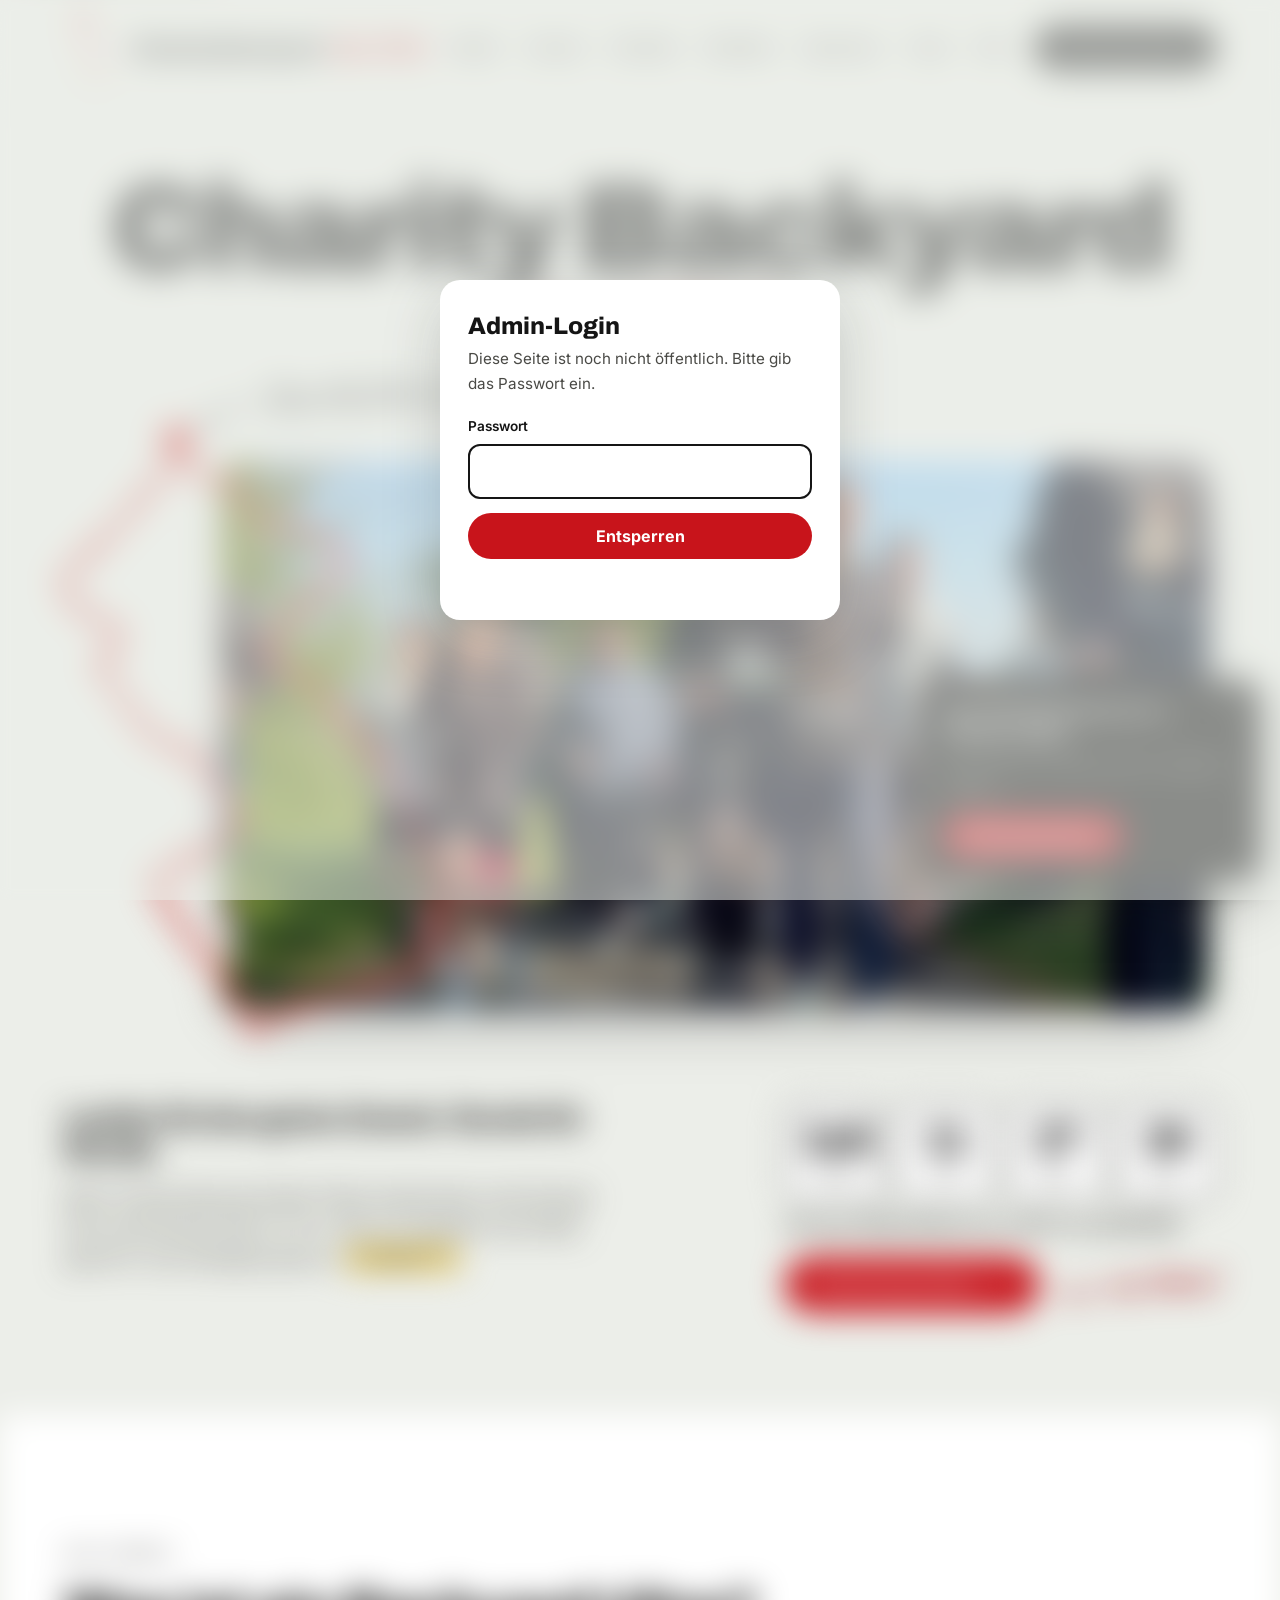
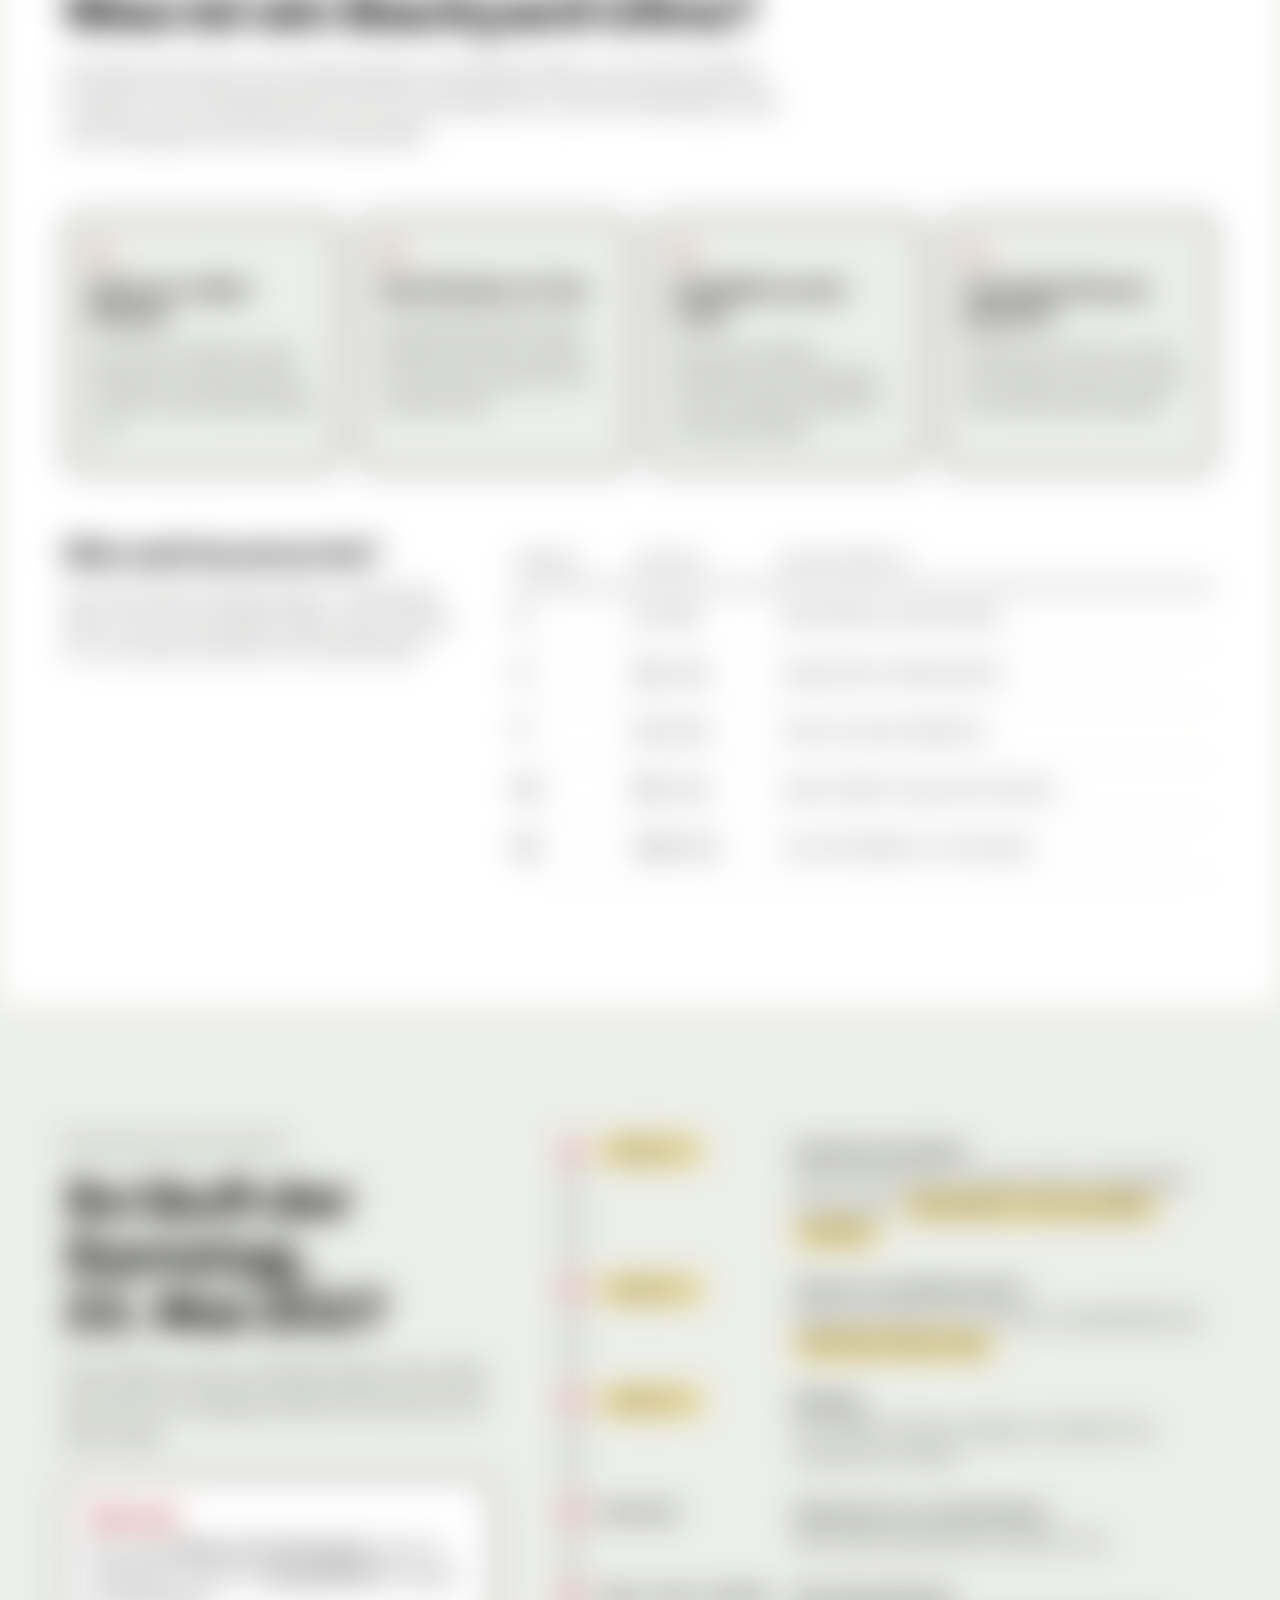
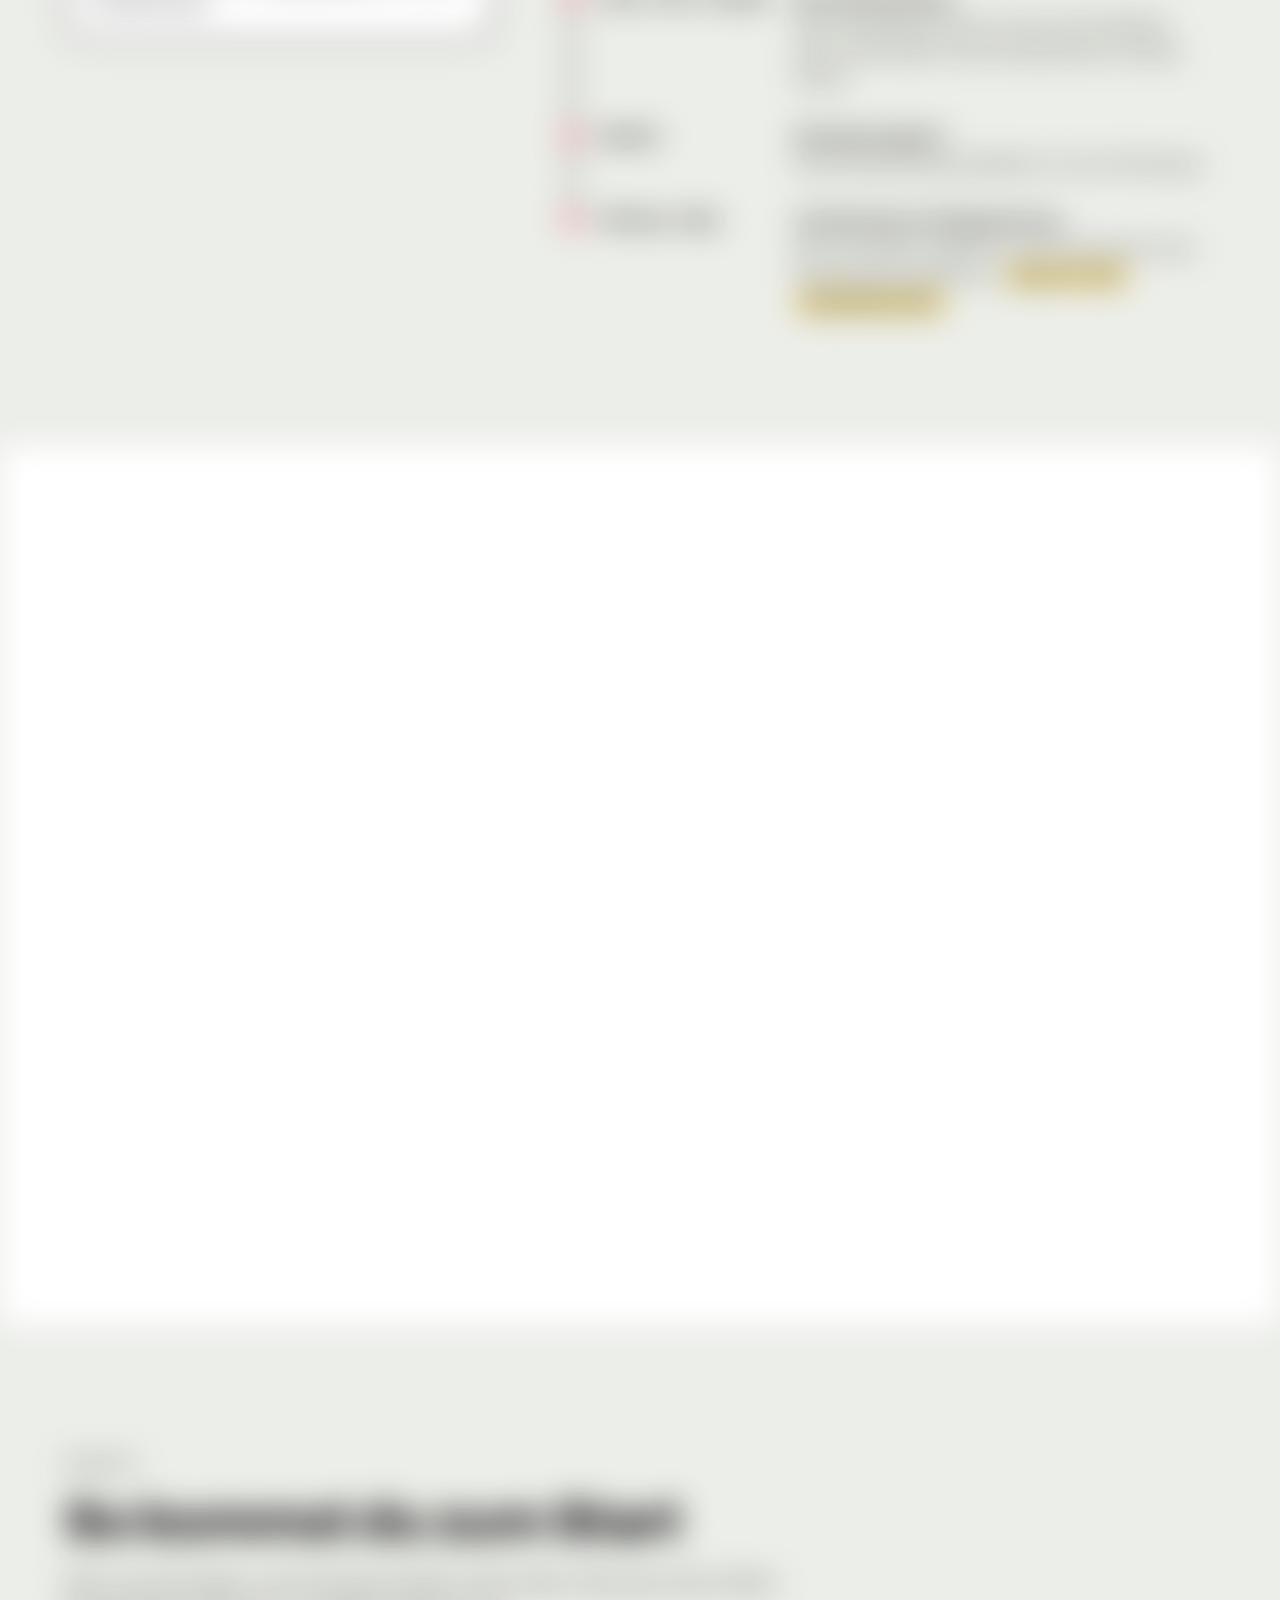
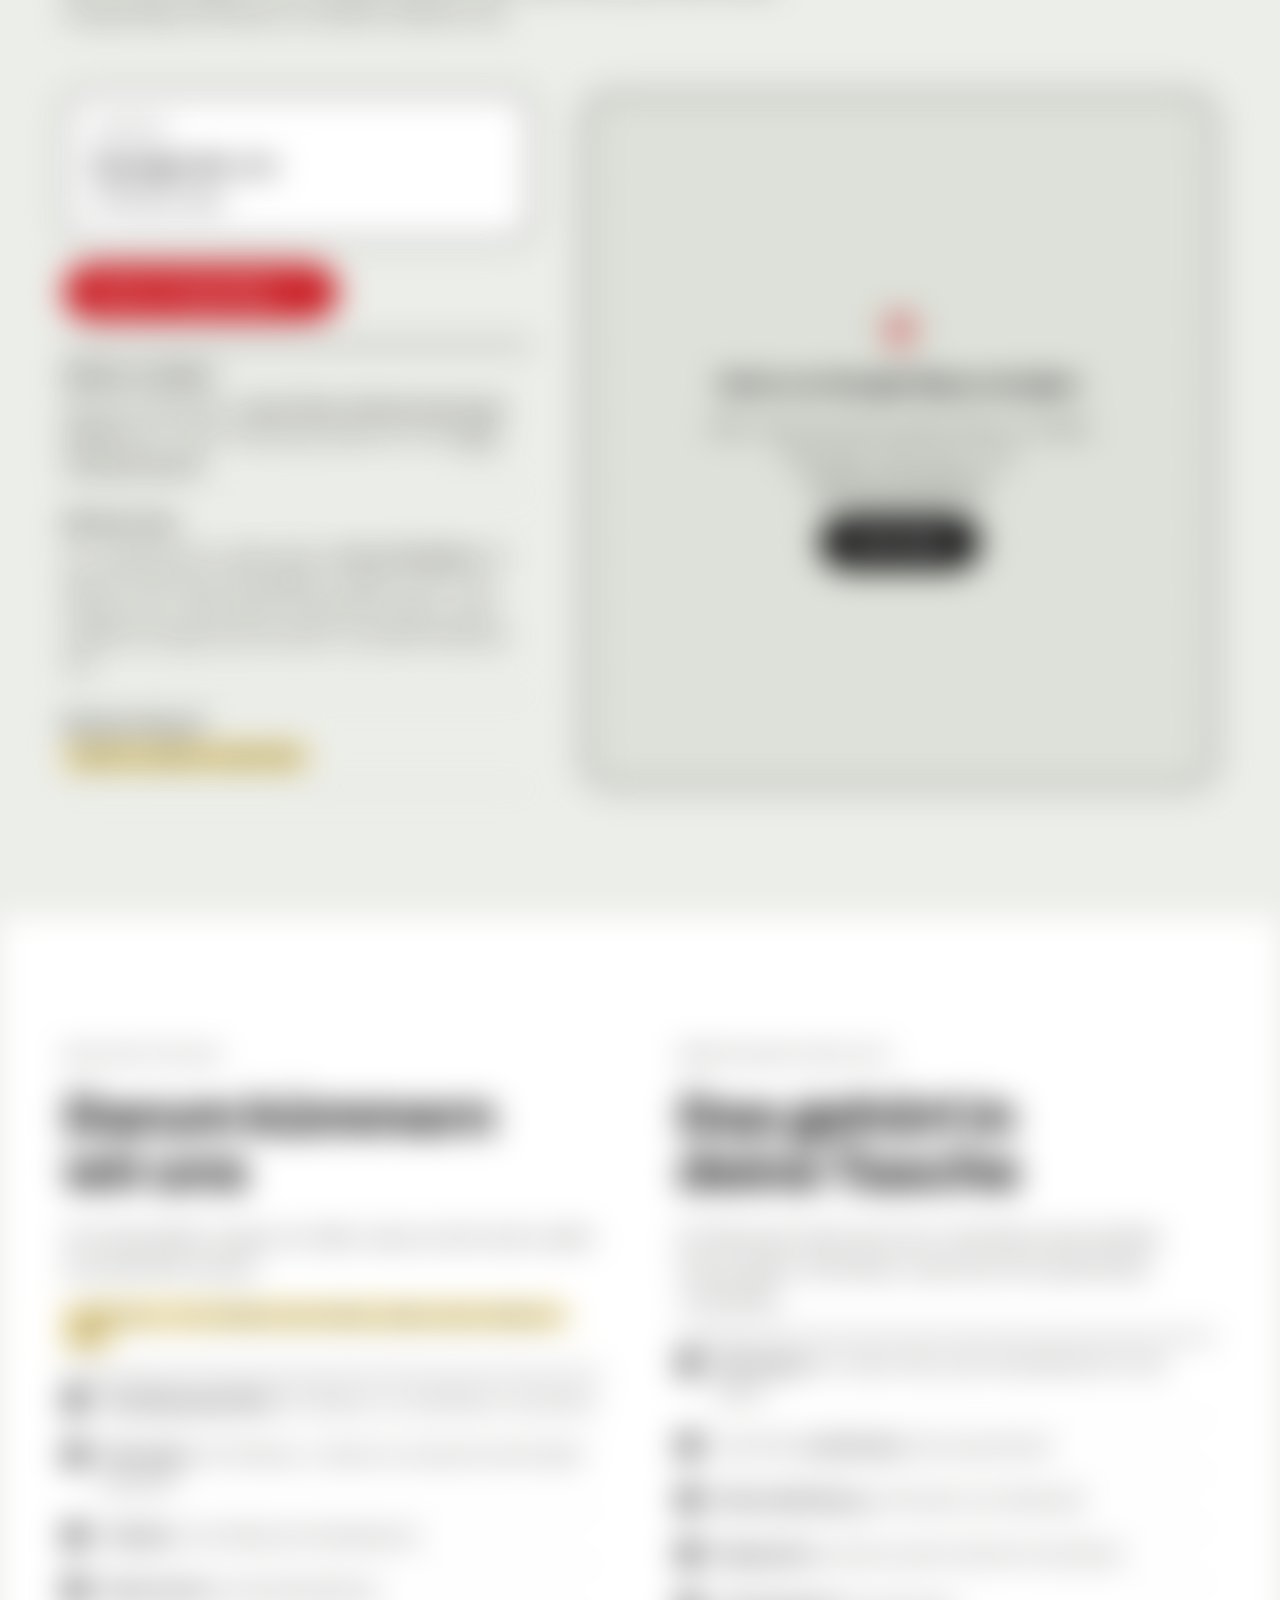
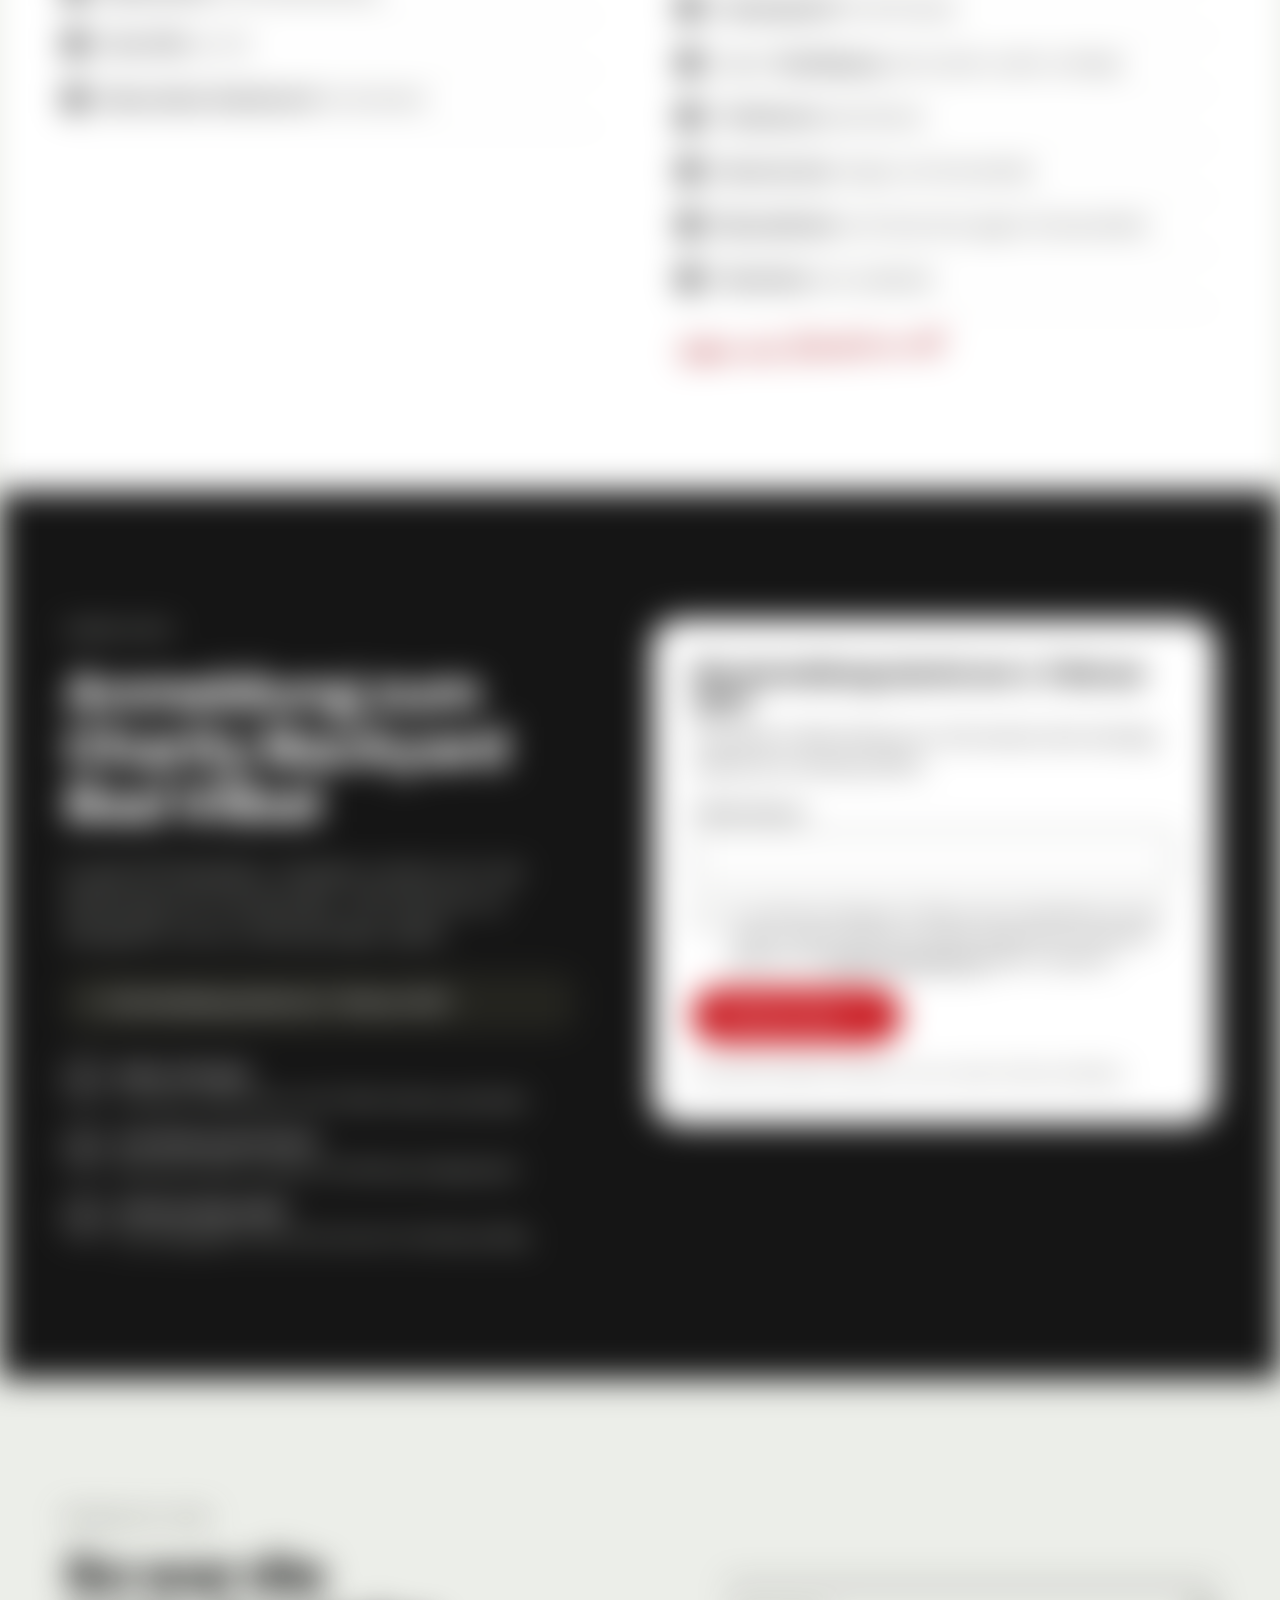
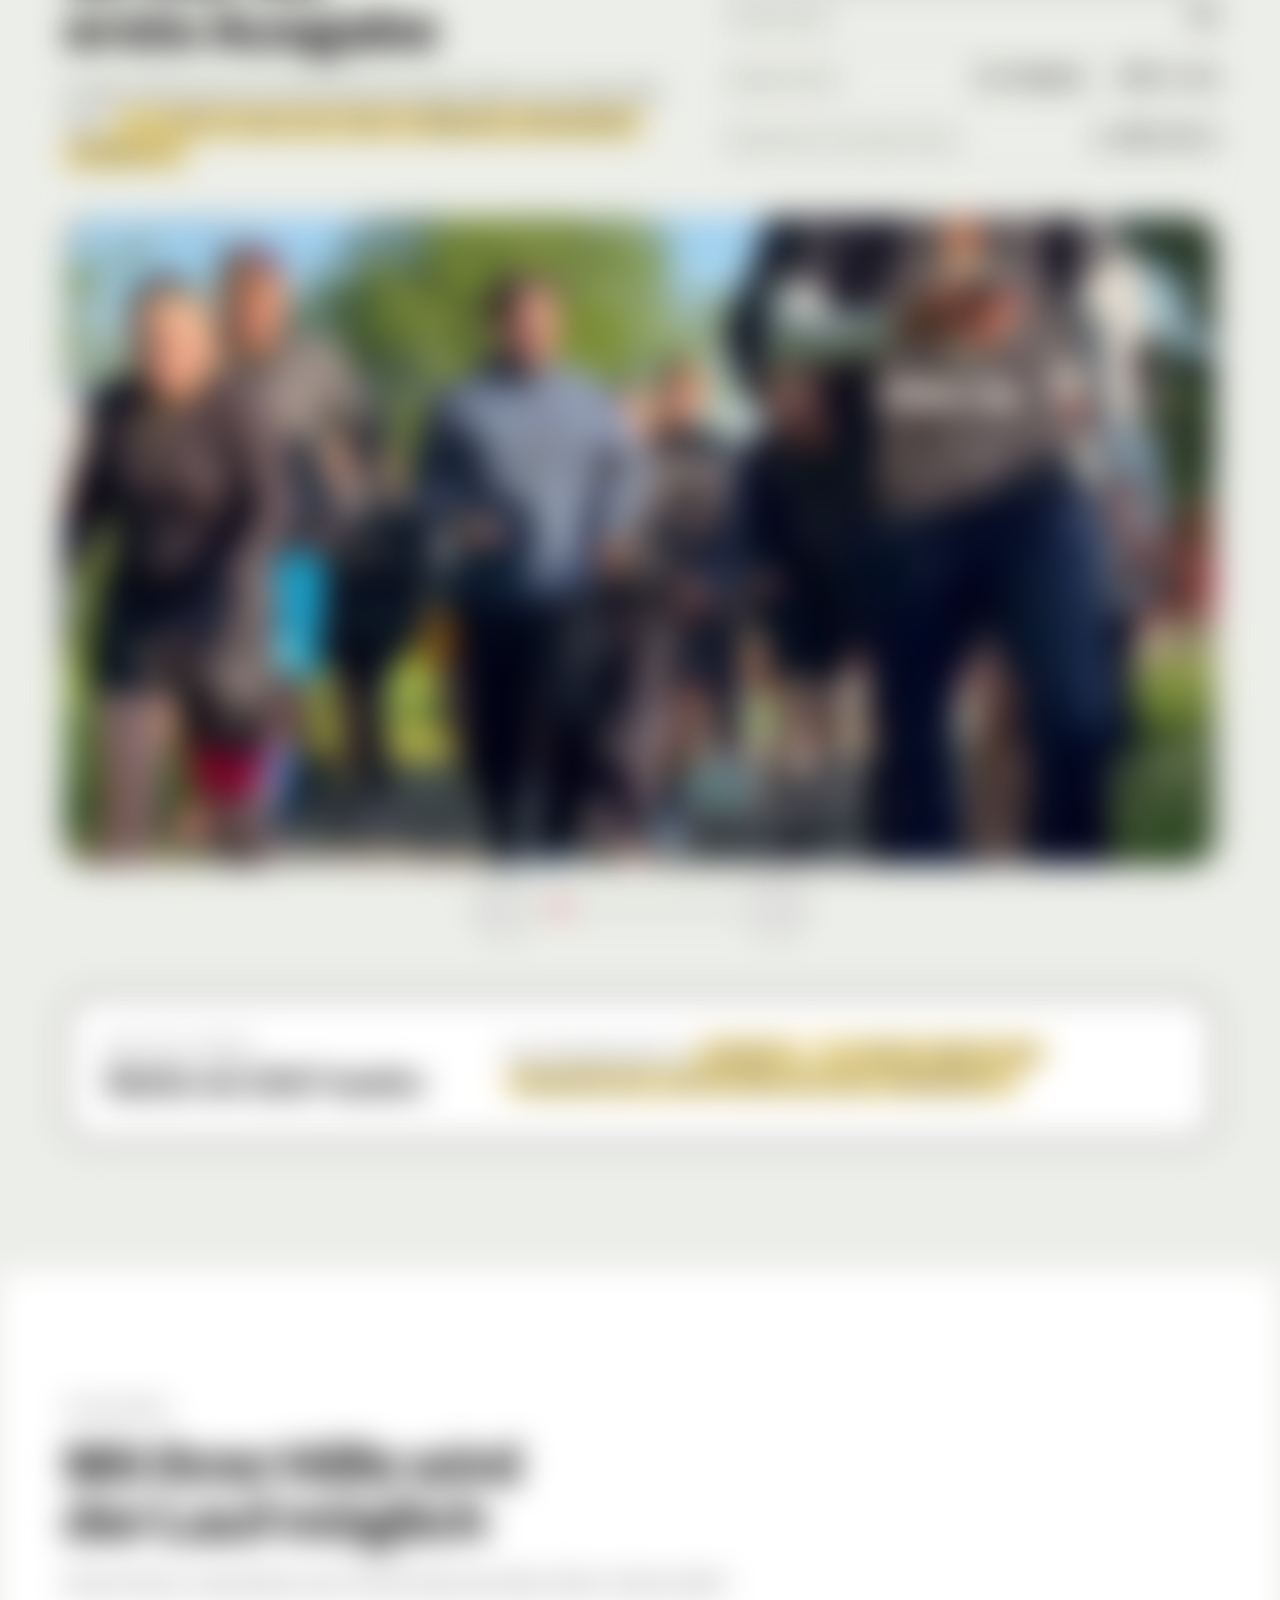
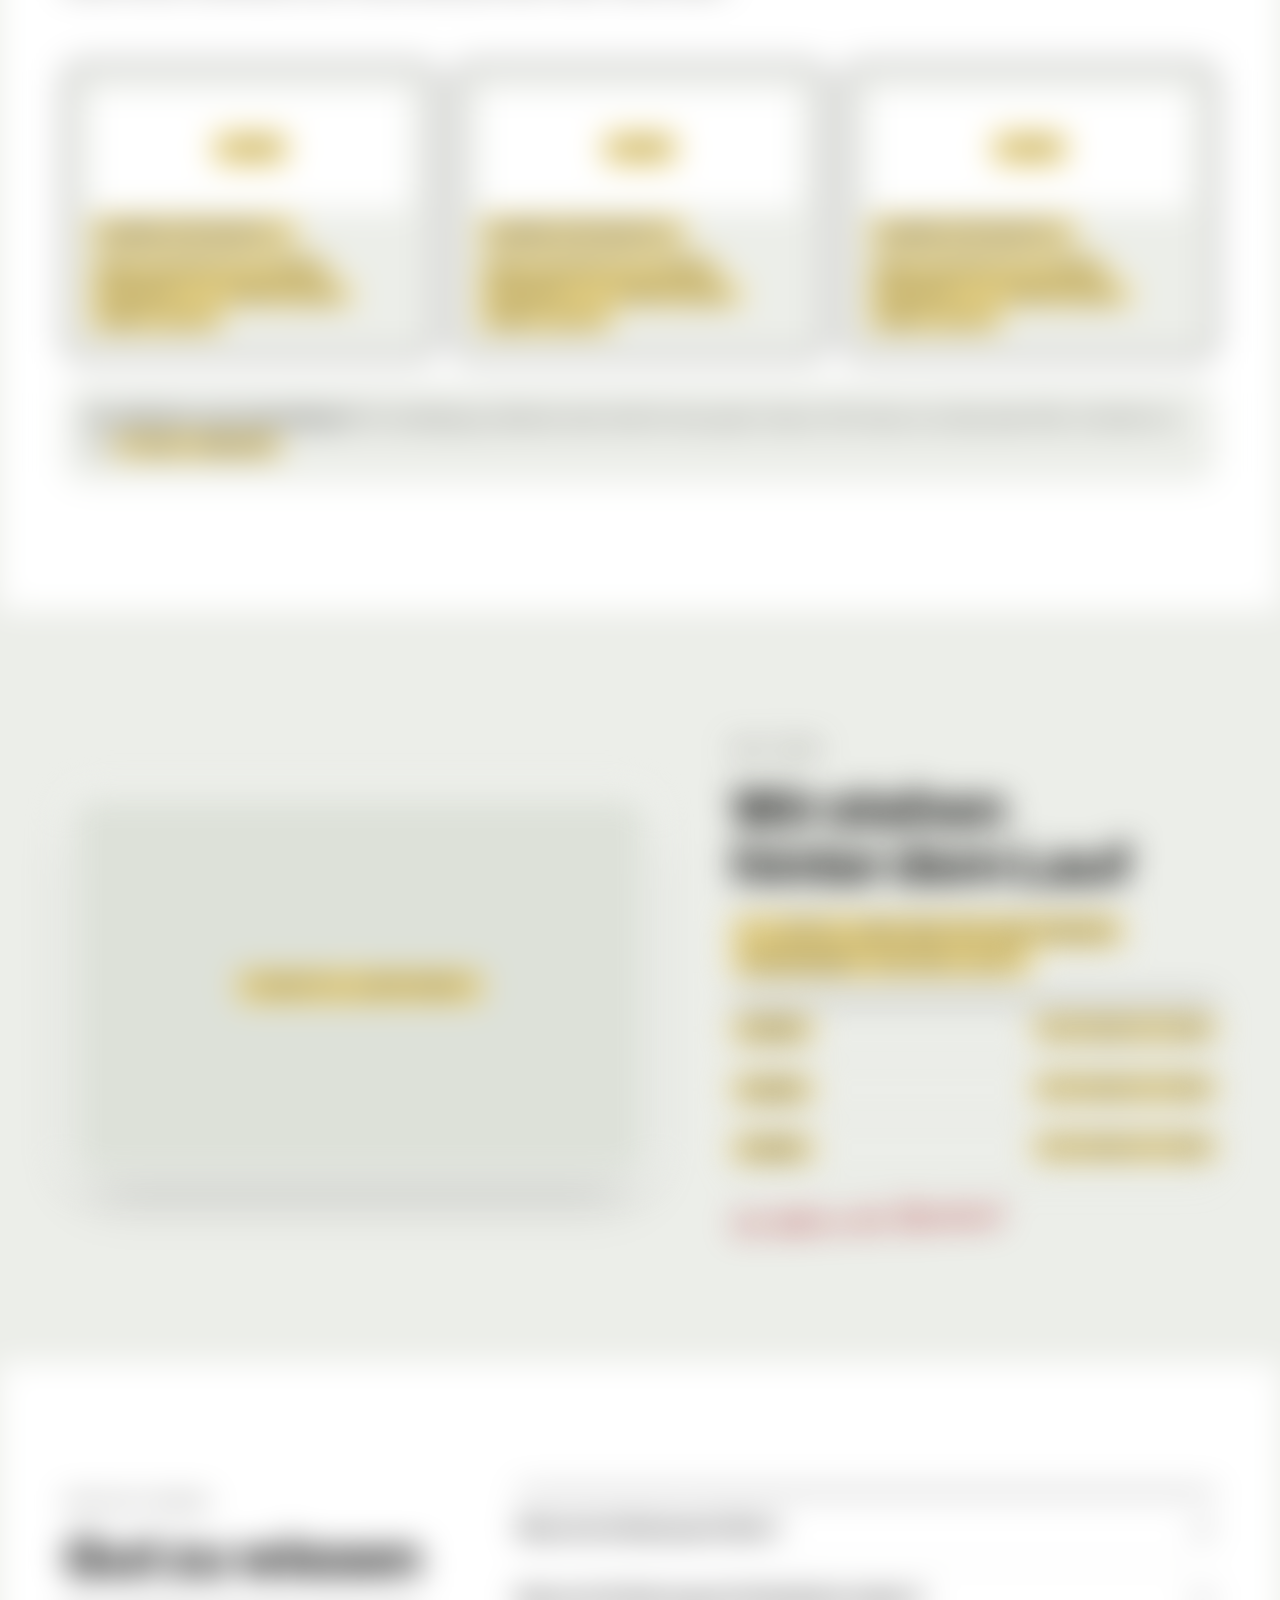
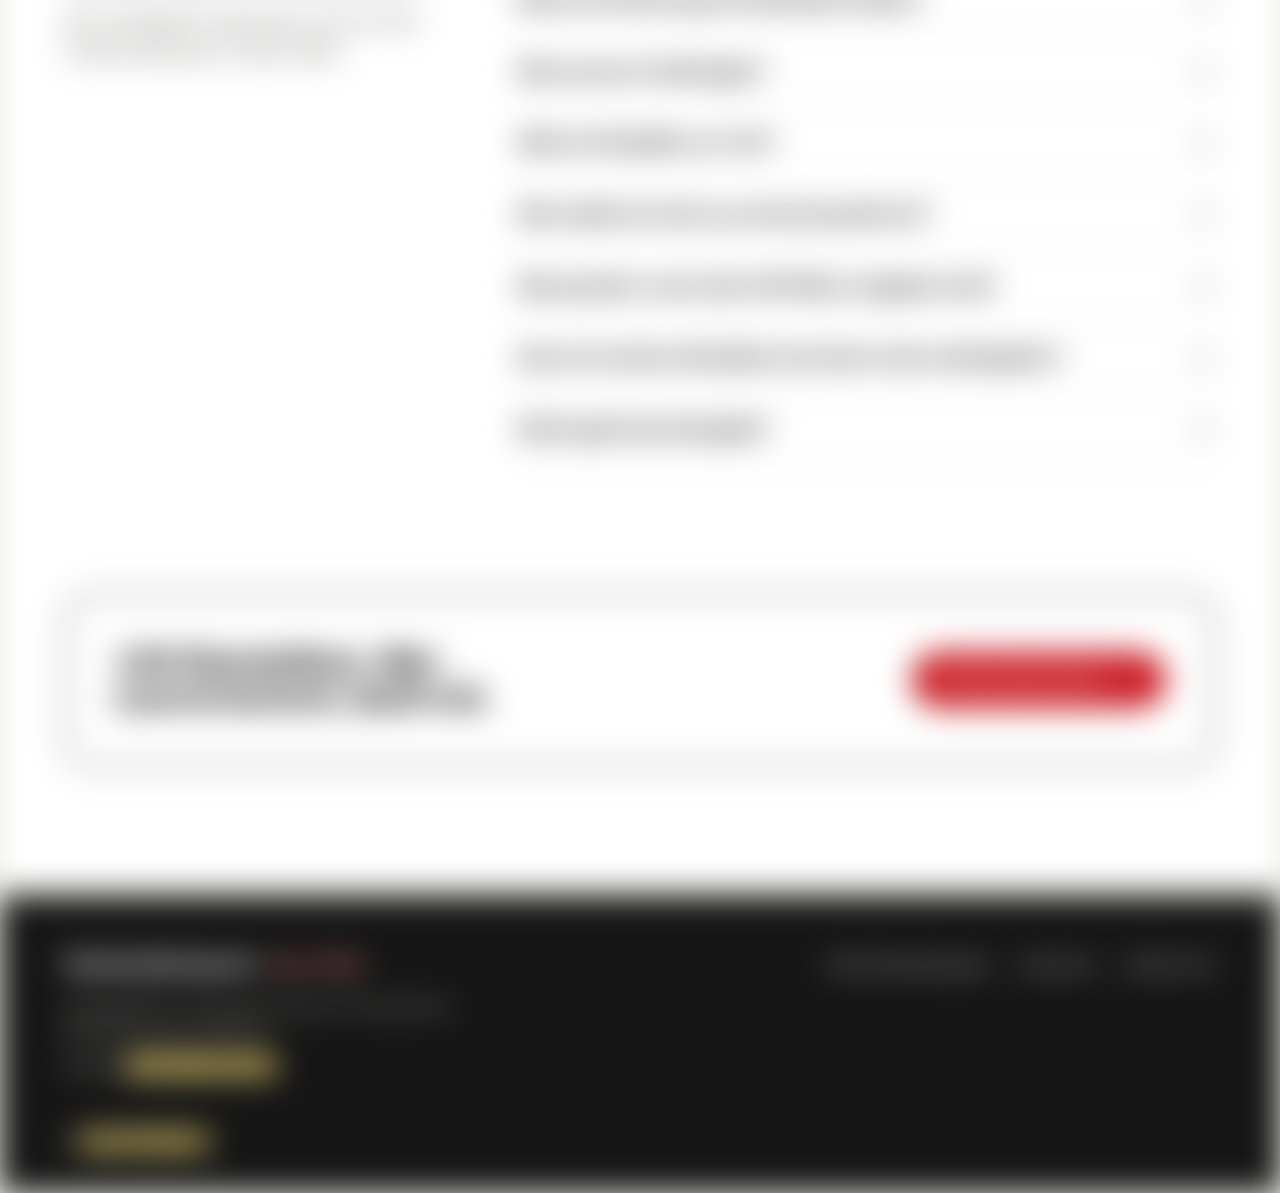
<file: index.html>
<!DOCTYPE html>
<html lang="de">
<head>
  <meta charset="utf-8">
  <meta name="viewport" content="width=device-width, initial-scale=1">

  <title>Charity Backyard Bad Vilbel – Ultramarathon 22.05.2027</title>
  <meta name="description" content="Charity Backyard Bad Vilbel am 22. Mai 2027: Ultramarathon im Backyard-Format, 6,7 km jede Stunde, für den guten Zweck. 100 Plätze. Jetzt anmelden!">
  <link rel="canonical" href="https://charity-backyard.de/">

  <meta property="og:type" content="website">
  <meta property="og:locale" content="de_DE">
  <meta property="og:title" content="Charity Backyard Bad Vilbel – Ultramarathon am 22. Mai 2027">
  <meta property="og:description" content="Jede volle Stunde eine Runde über 6,7 km, bis nur noch eine Person läuft. Nur 100 Startplätze.">
  <meta property="og:url" content="https://charity-backyard.de/">
  <meta property="og:image" content="https://charity-backyard.de/assets/img/backyard-ultra-bad-vilbel-vorschau.jpg">

  <link rel="icon" href="favicon.ico" sizes="any">
  <link rel="icon" href="favicon.svg" type="image/svg+xml">
  <link rel="apple-touch-icon" href="apple-touch-icon.png">
  <meta name="theme-color" content="#ECEEE9">

  <link rel="preload" href="assets/fonts/archivo-latin-wght-normal.woff2" as="font" type="font/woff2" crossorigin>
  <link rel="preload" href="assets/fonts/inter-latin-wght-normal.woff2" as="font" type="font/woff2" crossorigin>
  <link rel="stylesheet" href="assets/css/style.css">
  <script>document.documentElement.classList.add('js');</script>
  <script src="assets/js/gate.js"></script>

  <script type="application/ld+json">
  {
    "@context": "https://schema.org",
    "@type": "SportsEvent",
    "name": "Charity Backyard Bad Vilbel 2027",
    "alternateName": "Charity Backyard Bad Vilbel Ultramarathon",
    "description": "Charity-Ultramarathon im Backyard-Format: Jede volle Stunde startet eine Runde über 6,7 km, bis nur noch eine Person läuft.",
    "sport": "Ultramarathon",
    "startDate": "2027-05-22T08:00:00+02:00",
    "eventStatus": "https://schema.org/EventScheduled",
    "eventAttendanceMode": "https://schema.org/OfflineEventAttendanceMode",
    "maximumAttendeeCapacity": 100,
    "url": "https://charity-backyard.de/",
    "image": "https://charity-backyard.de/assets/img/backyard-ultra-bad-vilbel-vorschau.jpg",
    "location": {
      "@type": "Place",
      "name": "Start und Ziel Charity Backyard Bad Vilbel",
      "address": {
        "@type": "PostalAddress",
        "streetAddress": "Danziger Str. 111",
        "postalCode": "61118",
        "addressLocality": "Bad Vilbel",
        "addressRegion": "Hessen",
        "addressCountry": "DE"
      }
    }
  }
  </script>
</head>
<body>
<a class="skip" href="#inhalt">Zum Inhalt springen</a>

<header class="header" id="kopf">
  <div class="wrap header__inner">
    <a class="brand" href="#start" aria-label="Charity Backyard Bad Vilbel, zum Seitenanfang"><svg class="brand__logo" viewBox="-110 -110 1560 2250" aria-hidden="true" focusable="false"><path class="route-base" d="M429 103 L437 159 L427 163 L417 171 L371 227 L323 275 L310 297 L288 322 L174 442 L92 514 L74 537 L72 558 L85 592 L129 642 L161 662 L218 685 L240 707 L243 729 L239 752 L225 770 L195 796 L190 805 L189 816 L200 839 L260 925 L302 981 L364 1047 L381 1055 L422 1062 L462 1083 L521 1138 L563 1196 L596 1248 L620 1296 L623 1309 L619 1321 L558 1376 L528 1390 L480 1417 L472 1429 L467 1447 L444 1439 L431 1439 L378 1467 L364 1482 L360 1502 L368 1524 L458 1660 L506 1715 L608 1848 L622 1881 L652 1934 L666 1945 L680 1947 L691 1943 L714 1926 L804 1891 L854 1881 L916 1861 L960 1852 L1051 1820 L1085 1817 L1163 1789 L1173 1778 L1211 1708 L1232 1658 L1237 1616 L1266 1522 L1268 1506 L1262 1491 L1206 1389 L1170 1317 L1140 1240 L1090 1132 L1034 1069 L980 1014 L959 988 L946 980 L924 976 L923 948 L917 935 L900 915 L856 874 L830 856 L784 837 L757 818 L736 808 L705 784 L700 778 L704 762 L739 724 L773 679 L824 634 L851 602 L901 553 L940 526 L960 505 L968 487 L963 468 L940 445 L920 433 L899 412 L883 403 L800 381 L726 380 L711 376 L663 332 L635 277 L623 263 L594 244 L548 233 L502 211 L488 199 L460 165 L450 160 L437 159 Z"/><path class="route-done" id="route-done" d="M429 103 L437 159 L427 163 L417 171 L371 227 L323 275 L310 297 L288 322 L174 442 L92 514 L74 537 L72 558 L85 592 L129 642 L161 662 L218 685 L240 707 L243 729 L239 752 L225 770 L195 796 L190 805 L189 816 L200 839 L260 925 L302 981 L364 1047 L381 1055 L422 1062 L462 1083 L521 1138 L563 1196 L596 1248 L620 1296 L623 1309 L619 1321 L558 1376 L528 1390 L480 1417 L472 1429 L467 1447 L444 1439 L431 1439 L378 1467 L364 1482 L360 1502 L368 1524 L458 1660 L506 1715 L608 1848 L622 1881 L652 1934 L666 1945 L680 1947 L691 1943 L714 1926 L804 1891 L854 1881 L916 1861 L960 1852 L1051 1820 L1085 1817 L1163 1789 L1173 1778 L1211 1708 L1232 1658 L1237 1616 L1266 1522 L1268 1506 L1262 1491 L1206 1389 L1170 1317 L1140 1240 L1090 1132 L1034 1069 L980 1014 L959 988 L946 980 L924 976 L923 948 L917 935 L900 915 L856 874 L830 856 L784 837 L757 818 L736 808 L705 784 L700 778 L704 762 L739 724 L773 679 L824 634 L851 602 L901 553 L940 526 L960 505 L968 487 L963 468 L940 445 L920 433 L899 412 L883 403 L800 381 L726 380 L711 376 L663 332 L635 277 L623 263 L594 244 L548 233 L502 211 L488 199 L460 165 L450 160 L437 159 Z" pathLength="1000"/><circle class="route-dot" id="route-dot" cx="429" cy="103" r="150"/></svg><span class="brand__text">Charity Backyard <span class="brand__place">Bad Vilbel</span></span></a>
    <button class="nav-toggle" type="button" aria-expanded="false" aria-controls="hauptnavigation">
      <span></span><span></span><span></span>
      <span class="sr-only">Menü öffnen</span>
    </button>
    <nav class="nav" id="hauptnavigation" aria-label="Hauptnavigation">
      <a href="#ablauf">Ablauf</a>
      <a href="#anreise">Anreise</a>
      <a href="#packliste">Packliste</a>
      <a href="#rueckblick">Rückblick</a>
      <a href="#sponsoren">Sponsoren</a>
      <a href="#team">Team</a>
      <a href="#faq">FAQ</a>
      <a class="btn btn--ink btn--small" href="#anmeldung">Anmelden</a>
    </nav>
  </div>
</header>

<main id="inhalt">

  <!-- ============ HERO ============ -->
  <section class="hero" id="start">
    <div class="wrap hero__stack">
      <h1 class="hero__title"><span class="hero__name">Charity Backyard</span> <span class="hero__place">Bad Vilbel</span></h1>

      <div class="hero__visual">
        <div class="video-frame">
          <!-- Hero-Video: 17 s Schleife ohne Ton. Bis es geladen ist, zeigt der Browser das Standbild. -->
          <video id="hero-video" autoplay muted loop playsinline preload="auto" aria-hidden="true" tabindex="-1"
                 poster="assets/img/backyard-ultra-bad-vilbel-standbild.jpg" width="1280" height="720">
            <source src="assets/video/backyard-ultra-bad-vilbel.mp4" type="video/mp4">
          </video>
        </div>
        <div class="route-overlay">
          <img src="assets/img/backyard-ultra-bad-vilbel-strecke.webp" width="922" height="1400" alt="Handgezeichnete Skizze der 6,7 km langen Runde beim Charity Backyard Bad Vilbel" fetchpriority="high">
          <span class="route-note hand" aria-hidden="true">Start &amp; Ziel am Jugendzentrum Heilsberg</span>
          <svg class="route-arrow" viewBox="0 0 80 50" fill="none" stroke="#151515" stroke-width="3" stroke-linecap="round" stroke-linejoin="round" aria-hidden="true"><path d="M74 10C55 6 30 14 12 38"/><path d="M10 24l2 15 14-6"/></svg>
        </div>
      </div>

      <div class="hero__bottom">
        <div class="hero__intro">
          <div class="hero__tagline">Laufen für den guten Zweck. Runde für Runde.</div>
          <p class="lead">Beim Charity Backyard Bad Vilbel startet jede volle Stunde eine neue Runde über 6,7 km. Wer am längsten durchhält, gewinnt. Das Startgeld geht an <mark class="todo">[CHARITY]</mark>.</p>
        </div>
        <div class="hero__action">
          <div class="countdown" role="timer" aria-label="Zeit bis zum Start am 22. Mai 2027 um 8:00 Uhr">
            <div class="countdown__tiles">
              <div class="countdown__tile"><span class="countdown__value" data-cd="tage">–</span><span class="countdown__label" data-cd-label="tage">Tage</span></div>
              <div class="countdown__tile"><span class="countdown__value" data-cd="std">–</span><span class="countdown__label">Std</span></div>
              <div class="countdown__tile"><span class="countdown__value" data-cd="min">–</span><span class="countdown__label">Min</span></div>
              <div class="countdown__tile"><span class="countdown__value" data-cd="sek">–</span><span class="countdown__label">Sek</span></div>
            </div>
            <p class="countdown__note hand" data-cd="hinweis">bis zum Startschuss am 22.05. um 8:00 Uhr</p>
          </div>

          <div class="hero__cta">
            <a class="btn btn--primary" href="#anmeldung">Startplatz sichern <svg viewBox="0 0 20 20" fill="none" stroke="currentColor" stroke-width="2.4" stroke-linecap="round" stroke-linejoin="round" aria-hidden="true"><path d="M4 10h12M11 5l5 5-5 5"/></svg></a>
            <span class="hand">nur 100 Plätze!</span>
          </div>
        </div>
      </div>
    </div>
  </section>

  <!-- ============ FORMAT ============ -->
  <section class="section section--white" id="format">
    <div class="wrap">
      <div class="section-head reveal">
        <p class="kicker">Das Format</p>
        <h2 class="h2">Was ist ein Backyard Ultra?</h2>
        <p class="lead">Ein Backyard Ultra ist ein Ultramarathon ohne feste Distanz und ohne Ziellinie. Es gibt nur die nächste Runde. Das Format heißt auch „Last One Standing“, weil am Ende genau eine Person übrig bleibt.</p>
      </div>

      <ol class="steps reveal">
        <li class="step">
          <h3>Start zur vollen Stunde</h3>
          <p>Um 8:00 Uhr fällt der erste Startschuss. Danach geht es zu jeder vollen Stunde wieder los.</p>
        </li>
        <li class="step">
          <h3>Eine Runde, 6,7 km</h3>
          <p>Für jede Runde hast du 60 Minuten Zeit. Wer schneller ist, hat mehr Pause bis zum nächsten Start.</p>
        </li>
        <li class="step">
          <h3>Pünktlich an der Linie</h3>
          <p>Wer beim nächsten Startsignal nicht bereitsteht, ist raus. Aufhören darfst du nach jeder Runde.</p>
        </li>
        <li class="step">
          <h3>Die letzte Person gewinnt</h3>
          <p>Gelaufen wird, bis nur noch eine Läuferin oder ein Läufer eine Runde allein beendet.</p>
        </li>
      </ol>

      <div class="laps reveal">
        <div class="laps__intro">
          <h3>Wie weit kommst du?</h3>
          <p>Du musst keinen Ultralauf planen. Jede Runde zählt, und du entscheidest selbst, wann Schluss ist. So schnell summieren sich die Kilometer:</p>
        </div>
        <table class="laps__table">
          <caption class="sr-only">Gelaufene Strecke nach Anzahl der Runden</caption>
          <thead>
            <tr><th scope="col">Runden</th><th scope="col">Strecke</th><th scope="col">Das entspricht</th></tr>
          </thead>
          <tbody>
            <tr><th scope="row">1</th><td>6,7 km</td><td>eine Runde in einer Stunde</td></tr>
            <tr><th scope="row">3</th><td>20,1 km</td><td>knapp einem Halbmarathon</td></tr>
            <tr><th scope="row">7</th><td>46,9 km</td><td>mehr als einem Marathon</td></tr>
            <tr><th scope="row">12</th><td>80,4 km</td><td>einem halben Tag auf der Strecke</td></tr>
            <tr><th scope="row">24</th><td>160,8 km</td><td>rund 100 Meilen in 24 Stunden</td></tr>
          </tbody>
        </table>
      </div>
    </div>
  </section>

  <!-- ============ TAGESABLAUF ============ -->
  <section class="section" id="ablauf">
    <div class="wrap day">
      <div class="section-head day__head reveal">
        <p class="kicker">Der Ablauf am Lauftag</p>
        <h2 class="h2">So läuft der Samstag, 22. Mai 2027</h2>
        <p class="lead">Vom Check-in bis zur letzten Runde: Hier steht, was dich am Lauftag erwartet und wann du wo sein musst.</p>
        <div class="day__note">
          <p class="hand">Wichtig!</p>
          <p>Wer beim <strong>Ertönen des Startsignals</strong> nicht im Startbereich steht, ist <strong>disqualifiziert</strong>. Das gilt für jede Runde.</p>
        </div>
      </div>
      <ol class="timeline timeline--day reveal">
        <li><span class="when"><mark class="todo">[UHRZEIT]</mark></span><p><strong>Ankunft und Aufbau</strong>Komm früh genug, um deinen Platz im Basislager einzurichten. <mark class="todo">[AB WANN IST DAS GELÄNDE OFFEN?]</mark></p></li>
        <li><span class="when"><mark class="todo">[UHRZEIT]</mark></span><p><strong>Check-in und Startnummer</strong>Bring den Namen mit, mit dem du angemeldet bist. <mark class="todo">[ORT DES CHECK-INS]</mark></p></li>
        <li><span class="when"><mark class="todo">[UHRZEIT]</mark></span><p><strong>Briefing</strong>Wir erklären Strecke, Regeln und Ablauf. Die Teilnahme ist Pflicht.</p></li>
        <li><time datetime="2027-05-22T08:00+02:00">8:00 Uhr</time><p><strong>Startschuss zur ersten Runde</strong>Alle starten gemeinsam auf die 6,7 km.</p></li>
        <li><span class="when">Jede volle Stunde</span><p><strong>Die nächste Runde</strong>Wer rechtzeitig zurück ist und an der Startlinie steht, läuft weiter. Die Zeit dazwischen ist deine Pause.</p></li>
        <li><span class="when">Abends</span><p><strong>Die Nacht beginnt</strong>Ab der Dämmerung empfehlen wir eine Stirnlampe.</p></li>
        <li><span class="when">Offenes Ende</span><p><strong>Letzte Runde und Siegerehrung</strong>Der Lauf endet, sobald nur noch eine Person eine Runde allein beendet hat. <mark class="todo">[ABLAUF DER SIEGEREHRUNG]</mark></p></li>
      </ol>
    </div>
  </section>

  <!-- ============ STRECKE ============ -->
  <section class="section section--white" id="strecke">
    <div class="wrap course">
      <figure class="course__map reveal">
        <img src="assets/img/backyard-ultra-bad-vilbel-strecke.webp" width="922" height="1400" loading="lazy" alt="Streckenskizze: Rundkurs über 6,7 km mit Start und Ziel in Bad Vilbel">
        <figcaption class="course__tag hand">6,7 km</figcaption>
      </figure>
      <div class="course__text reveal">
        <p class="kicker">Die Strecke</p>
        <h2 class="h2">Eine Runde durch Bad Vilbel</h2>
        <p class="lead">Der Charity Backyard Bad Vilbel führt über einen Rundkurs von 6,7 km. Start und Ziel liegen am selben Punkt, sodass du nach jeder Runde wieder dort ankommst, wo deine Sachen stehen.</p>
        <dl class="facts">
          <div><dt>Länge</dt><dd>6,7 km pro Runde</dd></div>
          <div><dt>Start &amp; Ziel</dt><dd>Danziger Str. 111, Bad Vilbel</dd></div>
          <div><dt>Untergrund</dt><dd><mark class="todo">[UNTERGRUND]</mark></dd></div>
          <div><dt>Höhenmeter</dt><dd><mark class="todo">[HÖHENMETER]</mark></dd></div>
        </dl>
        <p>Wie du zum Start kommst, steht unter <a href="#anreise">Anreise</a>.</p>
      </div>
    </div>
  </section>

  <!-- ============ ANREISE ============ -->
  <section class="section" id="anreise">
    <div class="wrap">
      <div class="section-head reveal">
        <p class="kicker">Anreise</p>
        <h2 class="h2">So kommst du zum Start</h2>
        <p class="lead">Start und Ziel liegen in der Danziger Straße in Bad Vilbel. Mit einem Klick öffnet Google Maps die Route von deinem Standort aus.</p>
      </div>
      <div class="travel reveal">
        <div class="travel__info">
          <address class="travel__address">
            <span class="kicker">Adresse</span>
            <!-- Adresse hier eintragen. Dieselbe Adresse unten bei data-address eintragen, dann stimmen Karte und Routenlink. -->
            <strong>Danziger Str. 111</strong>
            <span>61118 Bad Vilbel</span>
          </address>
          <div class="travel__actions">
            <a class="btn btn--primary" id="route-link" href="https://www.google.com/maps/dir/?api=1&amp;destination=Danziger%20Str.%20111%2C%2061118%20Bad%20Vilbel" target="_blank" rel="noopener">Route in Google Maps <svg viewBox="0 0 20 20" fill="none" stroke="currentColor" stroke-width="2.4" stroke-linecap="round" stroke-linejoin="round" aria-hidden="true"><path d="M4 10h12M11 5l5 5-5 5"/></svg></a>
          </div>
          <ul class="travel__modes">
            <li>
              <h3>Mit Bus und Bahn</h3>
              <p>Nächste Haltestelle ist <strong>Bad Vilbel-Heilsberg Danziger Straße</strong> (Bus). Deine Verbindung findest du in der <a href="https://www.rmv.de/" target="_blank" rel="noopener">RMV-Fahrplanauskunft</a>.</p>
            </li>
            <li>
              <h3>Mit dem Auto</h3>
              <p>Am Jugendzentrum selbst gibt es <strong>keine Parkplätze</strong>. Es liegt am Ende eines Wohngebiets, geparkt wird in den Straßen davor. Bitte bildet Fahrgemeinschaften, damit möglichst wenige Autos kommen, und haltet Einfahrten frei.</p>
            </li>
            <li>
              <h3>Mit dem Fahrrad</h3>
              <p><mark class="todo">[ABSTELLMÖGLICHKEITEN]</mark></p>
            </li>
          </ul>
        </div>
        <div class="map" id="karte" data-address="Danziger Str. 111, 61118 Bad Vilbel">
          <div class="map__consent" id="karte-hinweis">
            <svg viewBox="0 0 24 24" fill="none" stroke="currentColor" stroke-width="2" stroke-linecap="round" stroke-linejoin="round" aria-hidden="true"><path d="M12 21s-7-6.2-7-11.5A7 7 0 0 1 19 9.5C19 14.8 12 21 12 21z"/><circle cx="12" cy="9.5" r="2.5"/></svg>
            <p class="map__title">Karte von Google Maps anzeigen</p>
            <p>Beim Laden der Karte werden Daten an Google übertragen. Mehr dazu in der <a href="datenschutz.html">Datenschutzerklärung</a>.</p>
            <button class="btn btn--ink" type="button" id="karte-laden">Karte laden</button>
          </div>
        </div>
      </div>
    </div>
  </section>

  <!-- ============ WAS WIR STELLEN & PACKLISTE ============ -->
  <section class="section section--white" id="leistungen">
    <div class="wrap split">
      <div class="split__col reveal">
        <p class="kicker">Was wir stellen</p>
        <h2 class="h2">Darum kümmern wir uns</h2>
        <p class="lead">Als Veranstalter sorgen wir dafür, dass du dich aufs Laufen konzentrieren kannst.</p>
        <p class="draft-note"><mark class="todo">[VORSCHLAG – BITTE PRÜFEN: NUR STEHEN LASSEN, WAS ES WIRKLICH GIBT]</mark></p>
        <ul class="checklist">
            <li><svg class="tick" viewBox="0 0 20 20" fill="none" stroke="currentColor" stroke-width="2.6" stroke-linecap="round" stroke-linejoin="round" aria-hidden="true"><path d="M4.5 10.5l3.5 3.5 7.5-8"/></svg><span><strong>Verpflegungsstation</strong> mit Wasser, Iso-Getränken und Snacks</span></li>
            <li><svg class="tick" viewBox="0 0 20 20" fill="none" stroke="currentColor" stroke-width="2.6" stroke-linecap="round" stroke-linejoin="round" aria-hidden="true"><path d="M4.5 10.5l3.5 3.5 7.5-8"/></svg><span><strong>Basislager</strong> mit Pavillons, in denen du zwischen den Runden pausierst</span></li>
            <li><svg class="tick" viewBox="0 0 20 20" fill="none" stroke="currentColor" stroke-width="2.6" stroke-linecap="round" stroke-linejoin="round" aria-hidden="true"><path d="M4.5 10.5l3.5 3.5 7.5-8"/></svg><span><strong>Toiletten</strong> in der Nähe des Startbereichs</span></li>
            <li><svg class="tick" viewBox="0 0 20 20" fill="none" stroke="currentColor" stroke-width="2.6" stroke-linecap="round" stroke-linejoin="round" aria-hidden="true"><path d="M4.5 10.5l3.5 3.5 7.5-8"/></svg><span><strong>Startnummer</strong> und Rundenzählung</span></li>
            <li><svg class="tick" viewBox="0 0 20 20" fill="none" stroke="currentColor" stroke-width="2.6" stroke-linecap="round" stroke-linejoin="round" aria-hidden="true"><path d="M4.5 10.5l3.5 3.5 7.5-8"/></svg><span><strong>Erste Hilfe</strong> vor Ort</span></li>
            <li><svg class="tick" viewBox="0 0 20 20" fill="none" stroke="currentColor" stroke-width="2.6" stroke-linecap="round" stroke-linejoin="round" aria-hidden="true"><path d="M4.5 10.5l3.5 3.5 7.5-8"/></svg><span><strong>Beleuchteter Startbereich</strong> für die Nacht</span></li>
        </ul>
      </div>
      <div class="split__col reveal" id="packliste">
        <p class="kicker">Empfohlene Packliste</p>
        <h2 class="h2">Das gehört in deine Tasche</h2>
        <p class="lead">Ein Backyard Ultra kann bis in die Nacht oder darüber hinaus gehen. Mit dieser Liste bist du für jede Runde vorbereitet.</p>
        <div class="packlist">
          <div class="packlist__group">
            <ul class="checklist">
            <li><svg class="tick" viewBox="0 0 20 20" fill="none" stroke="currentColor" stroke-width="2.6" stroke-linecap="round" stroke-linejoin="round" aria-hidden="true"><path d="M4.5 10.5l3.5 3.5 7.5-8"/></svg><span><strong>Stirnlampe</strong> mit vollem Akku oder Ersatzbatterien für die Nacht</span></li>
            <li><svg class="tick" viewBox="0 0 20 20" fill="none" stroke="currentColor" stroke-width="2.6" stroke-linecap="round" stroke-linejoin="round" aria-hidden="true"><path d="M4.5 10.5l3.5 3.5 7.5-8"/></svg><span>Zwei Paar <strong>Laufschuhe</strong>, die du gut kennst</span></li>
            <li><svg class="tick" viewBox="0 0 20 20" fill="none" stroke="currentColor" stroke-width="2.6" stroke-linecap="round" stroke-linejoin="round" aria-hidden="true"><path d="M4.5 10.5l3.5 3.5 7.5-8"/></svg><span><strong>Wechselkleidung</strong> und Socken zum Wechseln</span></li>
            <li><svg class="tick" viewBox="0 0 20 20" fill="none" stroke="currentColor" stroke-width="2.6" stroke-linecap="round" stroke-linejoin="round" aria-hidden="true"><path d="M4.5 10.5l3.5 3.5 7.5-8"/></svg><span><strong>Regenjacke</strong> und eine warme Schicht für die Nacht</span></li>
            <li><svg class="tick" viewBox="0 0 20 20" fill="none" stroke="currentColor" stroke-width="2.6" stroke-linecap="round" stroke-linejoin="round" aria-hidden="true"><path d="M4.5 10.5l3.5 3.5 7.5-8"/></svg><span><strong>Campingstuhl</strong> für die Pausen</span></li>
            <li><svg class="tick" viewBox="0 0 20 20" fill="none" stroke="currentColor" stroke-width="2.6" stroke-linecap="round" stroke-linejoin="round" aria-hidden="true"><path d="M4.5 10.5l3.5 3.5 7.5-8"/></svg><span>Eigene <strong>Verpflegung</strong>, die du beim Laufen verträgst</span></li>
            <li><svg class="tick" viewBox="0 0 20 20" fill="none" stroke="currentColor" stroke-width="2.6" stroke-linecap="round" stroke-linejoin="round" aria-hidden="true"><path d="M4.5 10.5l3.5 3.5 7.5-8"/></svg><span><strong>Trinkflasche</strong> oder Becher</span></li>
            <li><svg class="tick" viewBox="0 0 20 20" fill="none" stroke="currentColor" stroke-width="2.6" stroke-linecap="round" stroke-linejoin="round" aria-hidden="true"><path d="M4.5 10.5l3.5 3.5 7.5-8"/></svg><span><strong>Sonnencreme</strong>, Kappe und Sonnenbrille</span></li>
            <li><svg class="tick" viewBox="0 0 20 20" fill="none" stroke="currentColor" stroke-width="2.6" stroke-linecap="round" stroke-linejoin="round" aria-hidden="true"><path d="M4.5 10.5l3.5 3.5 7.5-8"/></svg><span><strong>Blasenpflaster</strong> und Hautcreme gegen Scheuerstellen</span></li>
            <li><svg class="tick" viewBox="0 0 20 20" fill="none" stroke="currentColor" stroke-width="2.6" stroke-linecap="round" stroke-linejoin="round" aria-hidden="true"><path d="M4.5 10.5l3.5 3.5 7.5-8"/></svg><span><strong>Powerbank</strong> und Ladekabel</span></li>
            </ul>
          </div>
        </div>
        <p class="hand packlist__hint">lieber eine Schicht zu viel!</p>
      </div>
    </div>
  </section>

  <!-- ============ ANMELDUNG ============ -->
  <section class="section section--dark" id="anmeldung">
    <div class="wrap signup">
      <div class="signup__info">
        <p class="kicker">Anmeldung</p>
        <h2 class="h2">Anmeldung zum Charity Backyard Bad Vilbel</h2>
        <p class="lead">Es gibt 100 Startplätze. Vergeben werden sie in der Reihenfolge der Anmeldungen. Informationen zur Startgebühr und zur Zahlung folgen später.</p>

        <div class="status" id="status" data-state="laden" role="status" aria-live="polite">
          <span class="status__dot" aria-hidden="true"></span>
          <span id="status-text">Anmeldestatus wird geladen …</span>
          <span class="status__fee" id="status-fee" hidden></span>
        </div>

        <ol class="signup__steps">
          <li><p><strong>Daten eintragen</strong>Vorname, Nachname und E-Mail-Adresse genügen.</p></li>
          <li><p><strong>Anmeldung abschicken</strong>Mit einem Klick ist deine Anmeldung eingegangen.</p></li>
          <li><p><strong>Zahlung folgt später</strong>Die Startgebühr wird nicht bei der Anmeldung fällig.</p></li>
        </ol>
      </div>

      <div class="panel" id="anmelde-panel">
        <noscript><p class="alert">Für die Anmeldung wird JavaScript benötigt. Bitte aktiviere es in deinem Browser.</p></noscript>

        <!-- Ansicht 0: Anmeldung noch nicht offen, Erinnerung -->
        <div id="ansicht-erinnerung" hidden>
          <h3>Die Anmeldung startet am 1. Februar 2027</h3>
          <p>Trag deine E-Mail-Adresse ein. Wir erinnern dich einmalig, sobald die Anmeldung öffnet.</p>
          <form class="form" id="erinnerungsformular" novalidate>
            <div class="field">
              <label for="erinnerung-email">E-Mail-Adresse</label>
              <input id="erinnerung-email" name="email" type="email" autocomplete="email" inputmode="email" maxlength="120" required>
            </div>
            <div class="hp" aria-hidden="true">
              <label for="erinnerung-website">Website (bitte leer lassen)</label>
              <input id="erinnerung-website" name="website" type="text" tabindex="-1" autocomplete="off">
            </div>
            <label class="check">
              <input type="checkbox" id="erinnerung-einwilligung" name="einwilligung" required>
              <span>Ich möchte einmalig per E-Mail an den Anmeldestart erinnert werden. Meine Adresse wird dafür gespeichert und danach gelöscht. Die <a href="datenschutz.html" target="_blank" rel="noopener">Datenschutzerklärung</a> habe ich gelesen.</span>
            </label>
            <div class="alert" id="erinnerung-fehler" role="alert" hidden></div>
            <button class="btn btn--primary" type="submit" id="erinnerung-senden">Erinnere mich
              <svg viewBox="0 0 20 20" fill="none" stroke="currentColor" stroke-width="2.4" stroke-linecap="round" stroke-linejoin="round" aria-hidden="true"><path d="M4 10h12M11 5l5 5-5 5"/></svg>
            </button>
            <p class="form__hint">Du bekommst gleich eine Mail, in der du deine Adresse bestätigst.</p>
          </form>
        </div>

        <!-- Ansicht 0b: Erinnerung bestellt -->
        <div id="ansicht-erinnerung-ok" class="success" hidden>
          <h3 tabindex="-1" id="erinnerung-ok-titel">Fast geschafft!</h3>
          <p>Wir haben dir eine Mail an <strong id="erinnerung-ok-email"></strong> geschickt. Bitte klicke darin auf den Bestätigungslink, sonst können wir dich nicht erinnern. Schau auch im Spam-Ordner nach. Falls du deine Adresse schon bestätigt hast, musst du nichts weiter tun.</p>
          <p class="hand">Am 1. Februar geht&#8217;s los!</p>
        </div>

        <!-- Ansicht 1: Formular -->
        <div id="ansicht-formular">
          <h3>Deine Daten</h3>
          <p>Alle Felder sind Pflichtfelder.</p>
          <form class="form" id="anmeldeformular" novalidate>
            <div class="form__row">
              <div class="field">
                <label for="vorname">Vorname</label>
                <input id="vorname" name="vorname" type="text" autocomplete="given-name" maxlength="60" required>
              </div>
              <div class="field">
                <label for="nachname">Nachname</label>
                <input id="nachname" name="nachname" type="text" autocomplete="family-name" maxlength="60" required>
              </div>
            </div>
            <div class="field">
              <label for="email">E-Mail-Adresse</label>
              <input id="email" name="email" type="email" autocomplete="email" inputmode="email" maxlength="120" required>
            </div>
            <div class="hp" aria-hidden="true">
              <label for="website">Website (bitte leer lassen)</label>
              <input id="website" name="website" type="text" tabindex="-1" autocomplete="off">
            </div>
            <label class="check">
              <input type="checkbox" id="bedingungen" name="bedingungen" required>
              <span>Ich akzeptiere die <a href="teilnahmebedingungen.html" target="_blank" rel="noopener">Teilnahmebedingungen</a> einschließlich des Haftungsausschlusses.</span>
            </label>
            <label class="check">
              <input type="checkbox" id="datenschutz" name="datenschutz" required>
              <span>Ich habe die <a href="datenschutz.html" target="_blank" rel="noopener">Datenschutzerklärung</a> gelesen.</span>
            </label>
            <div class="alert" id="formular-fehler" role="alert" hidden></div>
            <button class="btn btn--primary" type="submit" id="weiter">Jetzt anmelden
              <svg viewBox="0 0 20 20" fill="none" stroke="currentColor" stroke-width="2.4" stroke-linecap="round" stroke-linejoin="round" aria-hidden="true"><path d="M4 10h12M11 5l5 5-5 5"/></svg>
            </button>
          </form>
        </div>

        <!-- Ansicht 2: Zahlung -->
        <div id="ansicht-zahlung" hidden>
          <h3 tabindex="-1" id="zahlung-titel">Startgebühr bezahlen</h3>
          <p>Bitte prüfe deine Angaben und bezahle dann mit PayPal.</p>
          <dl class="summary">
            <div><dt>Name</dt><dd id="z-name"></dd></div>
            <div><dt>E-Mail</dt><dd id="z-email"></dd></div>
            <div><dt>Startgebühr</dt><dd id="z-betrag"></dd></div>
          </dl>
          <div class="loading" id="paypal-laden"><span class="spinner" aria-hidden="true"></span>PayPal wird geladen …</div>
          <div id="paypal-buttons"></div>
          <div class="alert" id="zahlung-fehler" role="alert" hidden></div>
          <div class="alert alert--info" id="zahlung-vorschau" hidden>Vorschau: An dieser Stelle erscheint der PayPal-Button, sobald die Anmeldung mit der Tabelle und PayPal verbunden ist.</div>
          <button class="linklike" type="button" id="zurueck">Angaben ändern</button>
        </div>

        <!-- Ansicht 3: Erfolg -->
        <div id="ansicht-erfolg" class="success" hidden>
          <h3 tabindex="-1" id="erfolg-titel">Danke für deine Anmeldung!</h3>
          <p>Deine Anmeldung ist eingegangen. Wir haben sie mit der Adresse <strong id="e-email"></strong> erfasst. Informationen zur Startgebühr und zur Zahlung folgen später.</p>
          <p class="hand">Wir sehen uns am 22. Mai an der Startlinie!</p>
        </div>

        <!-- Ansicht 4: Anmeldung nicht möglich -->
        <div id="ansicht-zu" hidden>
          <h3 id="zu-titel"></h3>
          <p id="zu-text"></p>
        </div>
      </div>
    </div>
  </section>


  <!-- ============ RÜCKBLICK & CHARITY ============ -->
  <section class="section" id="rueckblick">
    <div class="wrap">
      <div class="review reveal">
        <div class="section-head review__head">
          <p class="kicker">Rückblick 2026</p>
          <h2 class="h2">So war die erste Ausgabe</h2>
          <p class="lead">Im Mai 2026 fand der Charity Backyard Bad Vilbel zum ersten Mal statt. <mark class="todo">[2–3 SÄTZE ZUM LAUF 2026: STIMMUNG, BESONDERE MOMENTE]</mark></p>
        </div>
        <dl class="review__stats">
          <div><dt>Teilnehmende</dt><dd>53</dd></div>
          <div><dt>Längste Distanz</dt><dd>16 Runden · 107,2 km</dd></div>
          <div><dt>Gesammelt für den guten Zweck</dt><dd>6.787,78 €</dd></div>
        </dl>
      </div>
      <div class="slideshow reveal" id="slideshow" aria-roledescription="Bildergalerie" aria-label="Fotos vom Lauf 2026">
        <ul class="slideshow__track" tabindex="0">
          <li class="slide" role="group" aria-roledescription="Foto" aria-label="1 von 6">
            <img src="assets/img/rueckblick-2026-start.webp" width="960" height="640" alt="Läuferinnen und Läufer beim gemeinsamen Start einer Runde 2026">
          </li>
          <li class="slide" role="group" aria-roledescription="Foto" aria-label="2 von 6">
            <img src="assets/img/rueckblick-2026-basislager.webp" width="960" height="640" loading="lazy" alt="Basislager mit Pavillons und Wartenden zwischen den Runden 2026">
          </li>
          <li class="slide" role="group" aria-roledescription="Foto" aria-label="3 von 6">
            <img src="assets/img/rueckblick-2026-feldweg.webp" width="960" height="640" loading="lazy" alt="Luftaufnahme: Läufer auf einem Feldweg zwischen grünen Wiesen">
          </li>
          <li class="slide" role="group" aria-roledescription="Foto" aria-label="4 von 6">
            <img src="assets/img/rueckblick-2026-sonnenuntergang.webp" width="960" height="640" loading="lazy" alt="Ein Läufer auf der Strecke im Sonnenuntergang">
          </li>
          <li class="slide" role="group" aria-roledescription="Foto" aria-label="5 von 6">
            <img src="assets/img/rueckblick-2026-nacht.webp" width="960" height="640" loading="lazy" alt="Zwei Helfer mit dem Banner des Laufs in der Nacht">
          </li>
          <li class="slide" role="group" aria-roledescription="Foto" aria-label="6 von 6">
            <img src="assets/img/rueckblick-2026-zieleinlauf.webp" width="960" height="640" loading="lazy" alt="Fröhliche Läuferinnen und Läufer kurz vor dem Start- und Zielbereich">
          </li>
        </ul>
        <div class="slideshow__bar">
          <button class="slideshow__btn" type="button" data-dir="-1" aria-label="Vorheriges Foto"><svg viewBox="0 0 20 20" fill="none" stroke="currentColor" stroke-width="2.4" stroke-linecap="round" stroke-linejoin="round" aria-hidden="true"><path d="M16 10H4M9 5l-5 5 5 5"/></svg></button>
          <div class="slideshow__dots">
          <button class="slideshow__dot" type="button" aria-label="Foto 1 zeigen" aria-current="true"></button>
          <button class="slideshow__dot" type="button" aria-label="Foto 2 zeigen"></button>
          <button class="slideshow__dot" type="button" aria-label="Foto 3 zeigen"></button>
          <button class="slideshow__dot" type="button" aria-label="Foto 4 zeigen"></button>
          <button class="slideshow__dot" type="button" aria-label="Foto 5 zeigen"></button>
          <button class="slideshow__dot" type="button" aria-label="Foto 6 zeigen"></button>
          </div>
          <button class="slideshow__btn" type="button" data-dir="1" aria-label="Nächstes Foto"><svg viewBox="0 0 20 20" fill="none" stroke="currentColor" stroke-width="2.4" stroke-linecap="round" stroke-linejoin="round" aria-hidden="true"><path d="M4 10h12M11 5l5 5-5 5"/></svg></button>
        </div>
      </div>

      <div class="charity-band reveal" id="charity">
        <div>
          <p class="kicker">Der gute Zweck</p>
          <h3>Wofür wir 2027 laufen</h3>
        </div>
        <p>Das Startgeld geht an <mark class="todo">[CHARITY]</mark>. <mark class="todo">[1–2 SÄTZE: WER IST DIE ORGANISATION, WOFÜR WIRD DAS GELD VERWENDET?]</mark></p>
      </div>
    </div>
  </section>

  <!-- ============ SPONSOREN ============ -->
  <section class="section section--white" id="sponsoren">
    <div class="wrap">
      <div class="section-head reveal">
        <p class="kicker">Sponsoren</p>
        <h2 class="h2">Mit ihrer Hilfe wird der Lauf möglich</h2>
        <p class="lead">Diese Partner unterstützen den Charity Backyard Bad Vilbel. Danke dafür!</p>
      </div>
      <ul class="sponsors reveal">
          <li class="sponsor">
            <div class="sponsor__logo"><mark class="todo">[LOGO]</mark></div>
            <h3><mark class="todo">[NAME SPONSOR 1]</mark></h3>
            <p><mark class="todo">[WAS UNTERSTÜTZT DIESER SPONSOR? z. B. VERPFLEGUNG, SHIRTS, ZELTE]</mark></p>
          </li>
          <li class="sponsor">
            <div class="sponsor__logo"><mark class="todo">[LOGO]</mark></div>
            <h3><mark class="todo">[NAME SPONSOR 2]</mark></h3>
            <p><mark class="todo">[WAS UNTERSTÜTZT DIESER SPONSOR? z. B. VERPFLEGUNG, SHIRTS, ZELTE]</mark></p>
          </li>
          <li class="sponsor">
            <div class="sponsor__logo"><mark class="todo">[LOGO]</mark></div>
            <h3><mark class="todo">[NAME SPONSOR 3]</mark></h3>
            <p><mark class="todo">[WAS UNTERSTÜTZT DIESER SPONSOR? z. B. VERPFLEGUNG, SHIRTS, ZELTE]</mark></p>
          </li>
      </ul>
      <div class="sponsor-cta reveal">
        <p><strong>Ihr wollt den Lauf unterstützen?</strong> Ob Verpflegung, Material oder Geld für den guten Zweck: Wir freuen uns über jede Hilfe. Schreibt uns an <mark class="todo">[E-MAIL-ADRESSE]</mark>.</p>
      </div>
    </div>
  </section>

  <!-- ============ TEAM ============ -->
  <section class="section" id="team">
    <div class="wrap team">
      <figure class="team__photo reveal">
        <div class="team__placeholder"><mark class="todo">[TEAMFOTO, QUERFORMAT]</mark></div>
      </figure>
      <div class="team__text reveal">
        <p class="kicker">Das Team</p>
        <h2 class="h2">Wir stehen hinter dem Lauf</h2>
        <p class="lead"><mark class="todo">[1–2 SÄTZE: WER SEID IHR UND WARUM ORGANISIERT IHR DEN LAUF?]</mark></p>
        <ul class="team__names">
          <li><strong><mark class="todo">[NAME]</mark></strong><span><mark class="todo">[AUFGABE IM TEAM]</mark></span></li>
          <li><strong><mark class="todo">[NAME]</mark></strong><span><mark class="todo">[AUFGABE IM TEAM]</mark></span></li>
          <li><strong><mark class="todo">[NAME]</mark></strong><span><mark class="todo">[AUFGABE IM TEAM]</mark></span></li>
        </ul>
        <p class="hand team__sign">bis bald an der Startlinie!</p>
      </div>
    </div>
  </section>

  <!-- ============ FAQ ============ -->
  <section class="section section--white" id="faq">
    <div class="wrap">
      <div class="faq">
        <div class="section-head reveal">
          <p class="kicker">Häufige Fragen</p>
          <h2 class="h2">Gut zu wissen</h2>
          <p class="lead">Die wichtigsten Antworten rund um den Charity Backyard in Bad Vilbel.</p>
        </div>
        <div class="faq__list reveal">
          <details>
            <summary>Was ist ein Backyard Ultra?</summary>
            <div><p>Ein Backyard Ultra ist ein Ultramarathon, bei dem zu jeder vollen Stunde eine neue Runde über rund 6,7 km startet. Wer eine Runde nicht rechtzeitig schafft oder nicht mehr antritt, scheidet aus. Sieger ist, wer als letzte Person noch eine Runde allein beendet.</p></div>
          </details>
          <details>
            <summary>Muss ich Erfahrung mit Ultraläufen haben?</summary>
            <div><p>Nein. Du kannst nach jeder Runde aufhören und entscheidest selbst, wie weit du läufst. Viele nehmen sich drei oder vier Runden vor und schauen dann, was noch geht. In <a href="#format">der Tabelle zum Format</a> siehst du, wie schnell die Kilometer zusammenkommen.</p><p><mark class="todo">[TEILNAHMEVORAUSSETZUNGEN, z. B. MINDESTALTER]</mark></p></div>
          </details>
          <details>
            <summary>Was muss ich mitbringen?</summary>
            <div><p>Was du mitbringst, entscheidest du selbst. Was sich bewährt hat, von der Stirnlampe für die Nacht bis zum Campingstuhl für die Pausen, steht in unserer <a href="#packliste">empfohlenen Packliste</a>.</p></div>
          </details>
          <details>
            <summary>Gibt es Parkplätze vor Ort?</summary>
            <div><p>Nein. Am Jugendzentrum gibt es keine eigenen Parkplätze, geparkt wird im angrenzenden Wohngebiet. Bitte bildet Fahrgemeinschaften oder kommt mit dem Bus zur Haltestelle Bad Vilbel-Heilsberg Danziger Straße. Mehr dazu unter <a href="#anreise">Anreise</a>.</p></div>
          </details>
          <details>
            <summary>Wie melde ich mich an und wie bezahle ich?</summary>
            <div><p>Für den Charity Backyard Bad Vilbel meldest du dich über <a href="#anmeldung">das Anmeldeformular</a> auf dieser Seite an und bezahlst die Startgebühr direkt danach mit PayPal. Erst mit der Zahlung ist dein Platz gesichert. Die Bestätigung mit deiner Platznummer kommt per E-Mail.</p></div>
          </details>
          <details>
            <summary>Was passiert, wenn alle 100 Plätze vergeben sind?</summary>
            <div><p>Dann schließt die Anmeldung automatisch. Wenn der letzte Platz weg ist, während du gerade bezahlst, wird die Zahlung nicht ausgeführt und dir wird nichts abgebucht.</p></div>
          </details>
          <details>
            <summary>Kann ich meinen Startplatz stornieren oder weitergeben?</summary>
            <div><p><mark class="todo">[STORNOREGEL: BIS WANN, ERSTATTUNG JA/NEIN, WEITERGABE AN ANDERE PERSON?]</mark></p></div>
          </details>
          <details>
            <summary>Wohin geht das Startgeld?</summary>
            <div><p>Der Lauf ist ein Charity-Lauf. Das Startgeld geht an <mark class="todo">[CHARITY]</mark>. Mehr dazu steht im Abschnitt <a href="#charity">Wofür wir 2027 laufen</a>.</p></div>
          </details>
        </div>
      </div>

      <div class="cta-band reveal">
        <p>100 Startplätze. Wer zuerst kommt, läuft mit.</p>
        <a class="btn btn--primary" href="#anmeldung">Jetzt anmelden <svg viewBox="0 0 20 20" fill="none" stroke="currentColor" stroke-width="2.4" stroke-linecap="round" stroke-linejoin="round" aria-hidden="true"><path d="M4 10h12M11 5l5 5-5 5"/></svg></a>
      </div>
    </div>
  </section>
</main>

<footer class="footer">
  <div class="wrap">
    <div class="footer__grid">
      <div class="footer__about">
        <a class="brand" href="#start">Charity Backyard <span class="brand__place">Bad Vilbel</span></a>
        <p>Ultramarathon für den guten Zweck am 22. Mai 2027 in Bad Vilbel. Start um 8:00 Uhr.</p>
        <p>Kontakt: <mark class="todo">[E-MAIL-ADRESSE]</mark></p>
      </div>
      <nav class="footer__links" aria-label="Rechtliches">
        <a href="teilnahmebedingungen.html">Teilnahmebedingungen</a>
        <a href="impressum.html">Impressum</a>
        <a href="datenschutz.html">Datenschutz</a>
      </nav>
    </div>
    <p class="footer__legal">© <mark class="todo">[VERANSTALTER]</mark></p>
  </div>
</footer>

<aside class="banner" id="start-banner" role="region" aria-label="Hinweis zum Anmeldestart" hidden>
  <button class="banner__close" type="button" aria-label="Hinweis schließen">&times;</button>
  <p class="banner__title">Anmeldung startet am 1. Februar 2027</p>
  <p class="banner__text">Lass dich per E-Mail erinnern, sobald es losgeht.</p>
  <a class="btn btn--primary btn--small" href="#anmeldung">Erinnerung sichern</a>
</aside>

<script src="assets/js/site.js" defer></script>
</body>
</html>
</file>
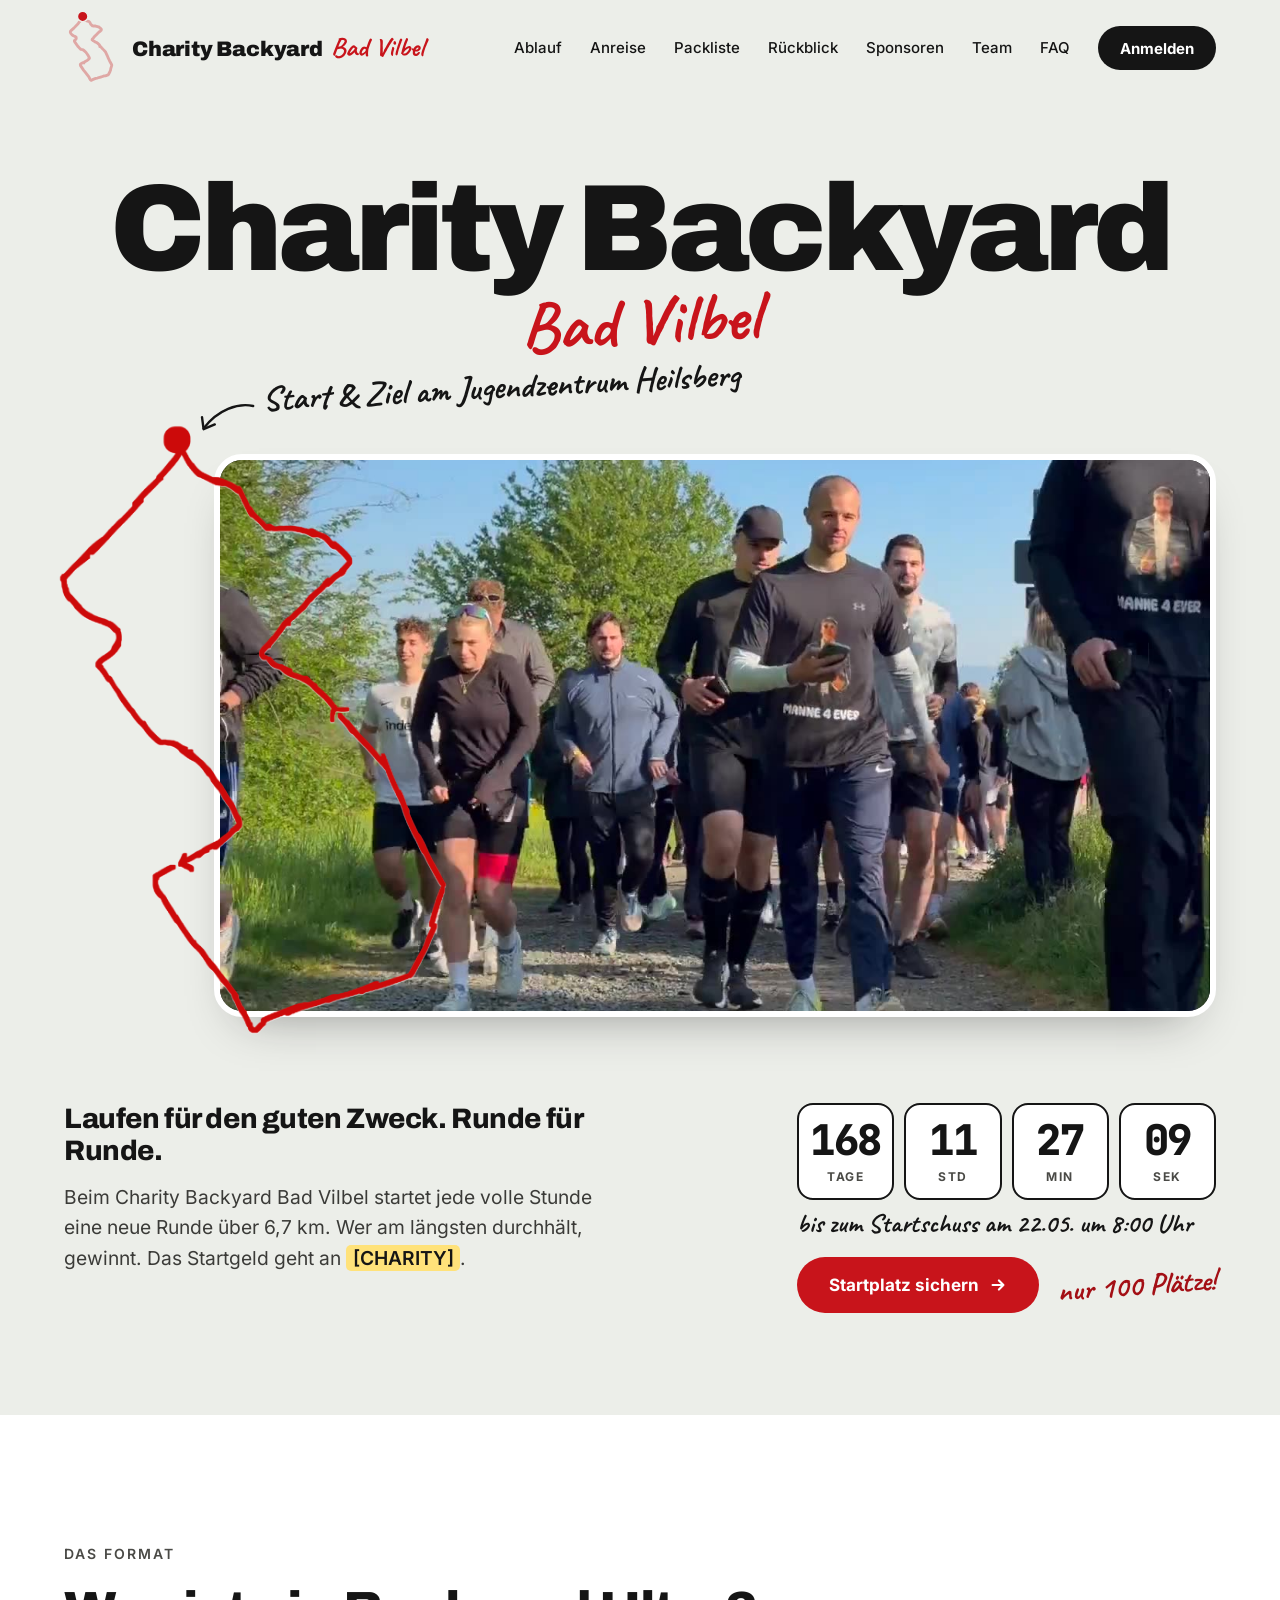
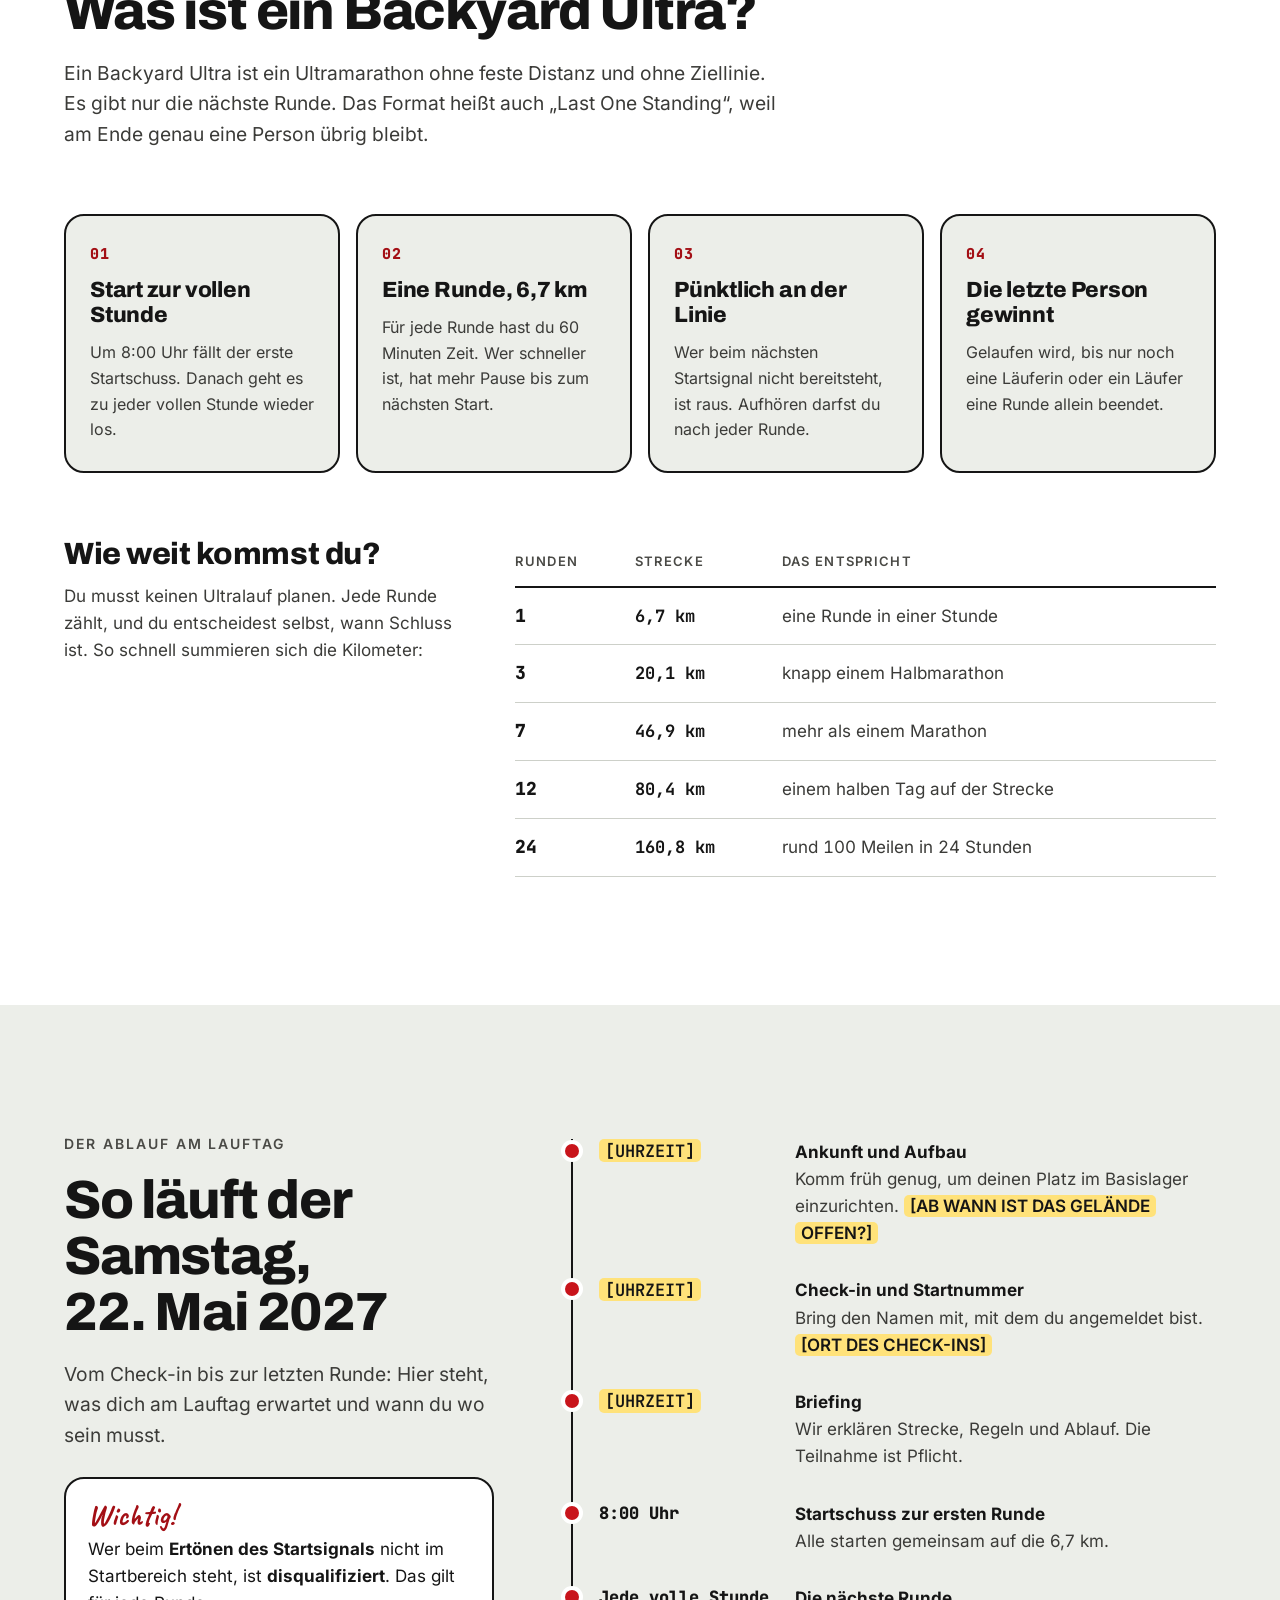
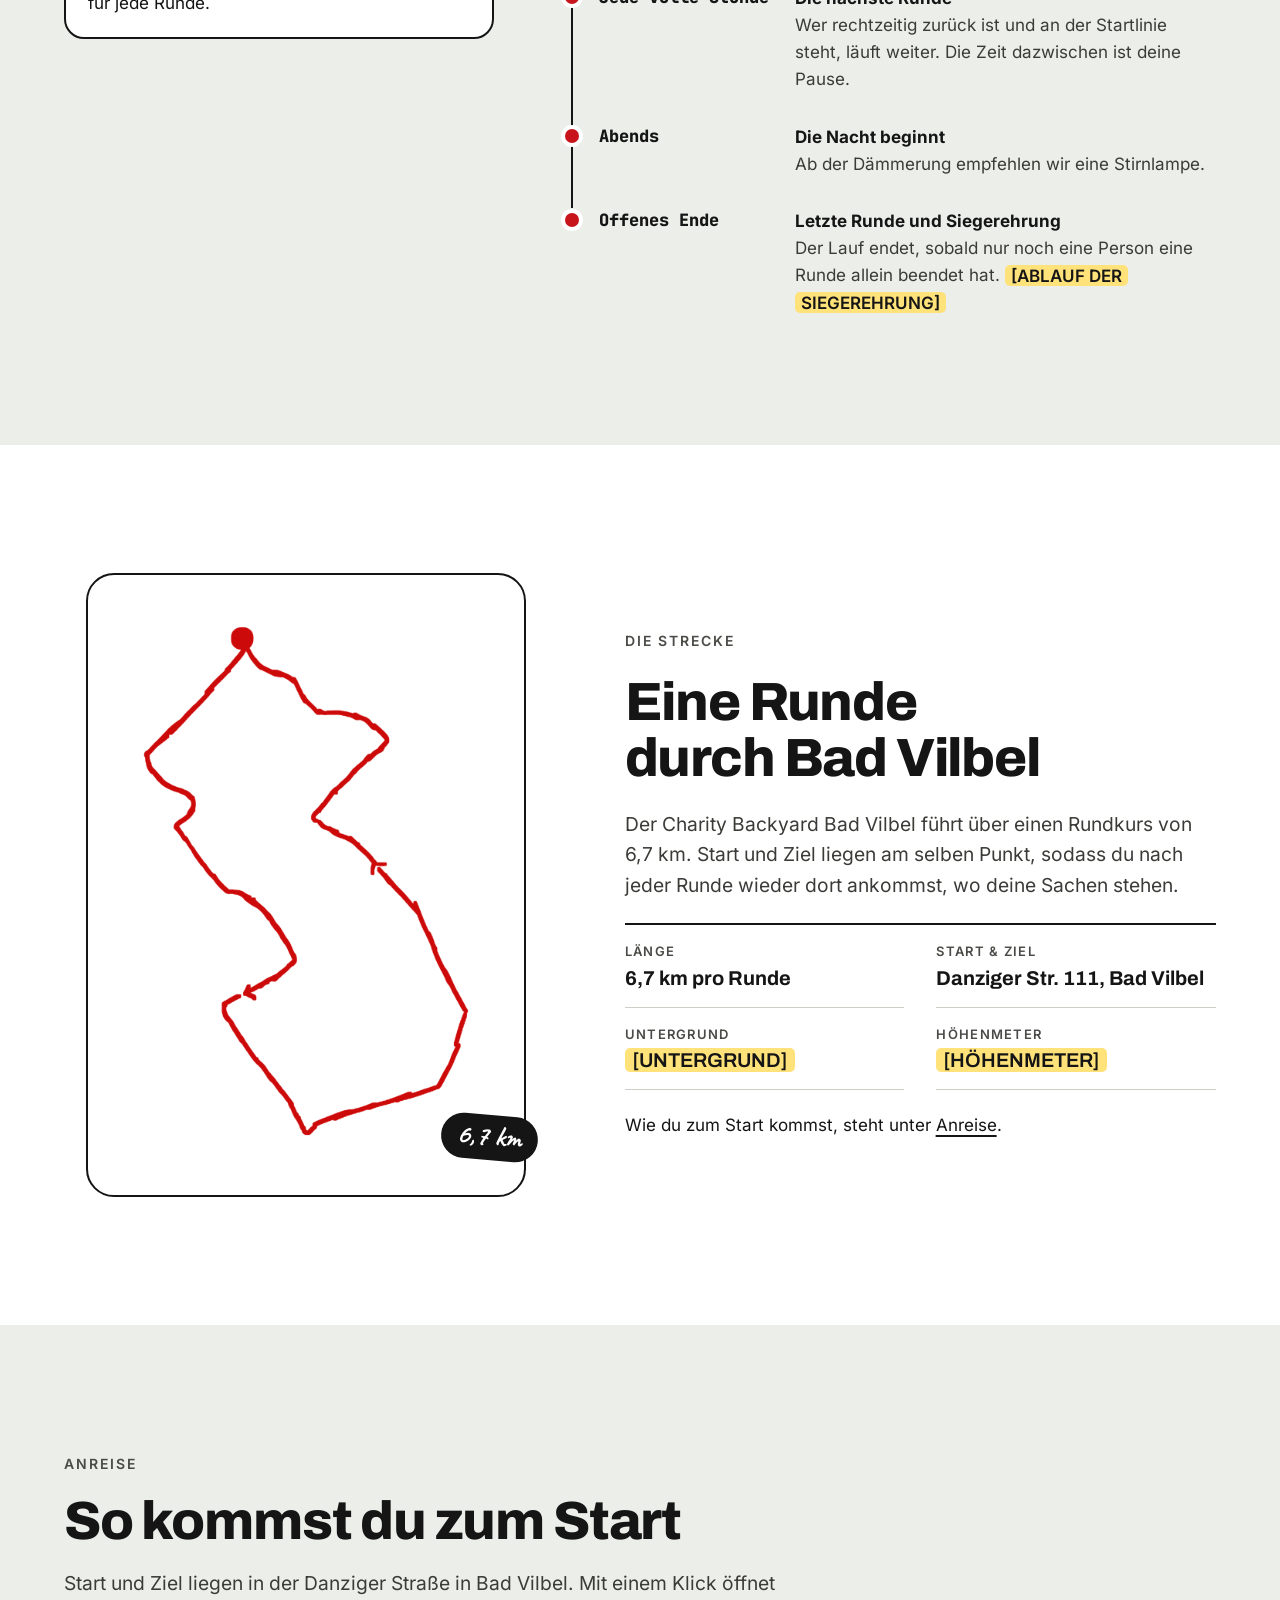
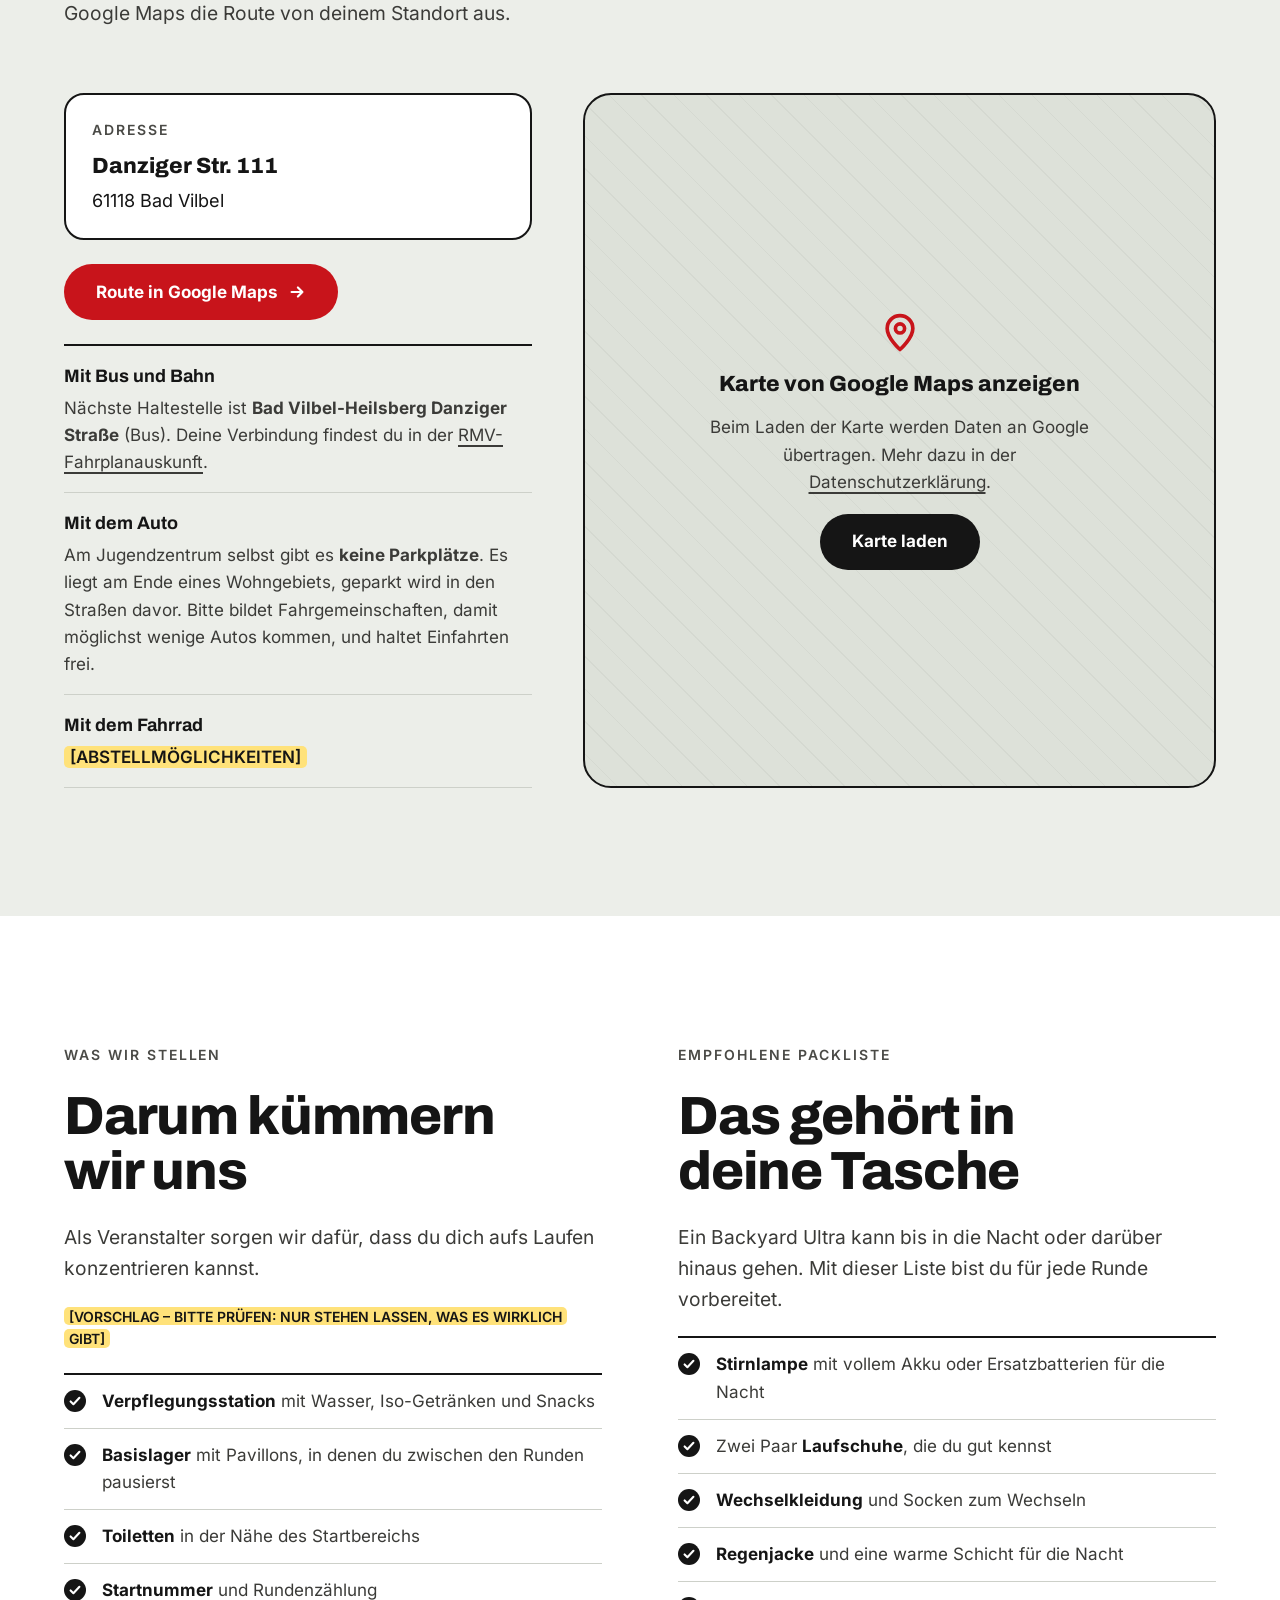
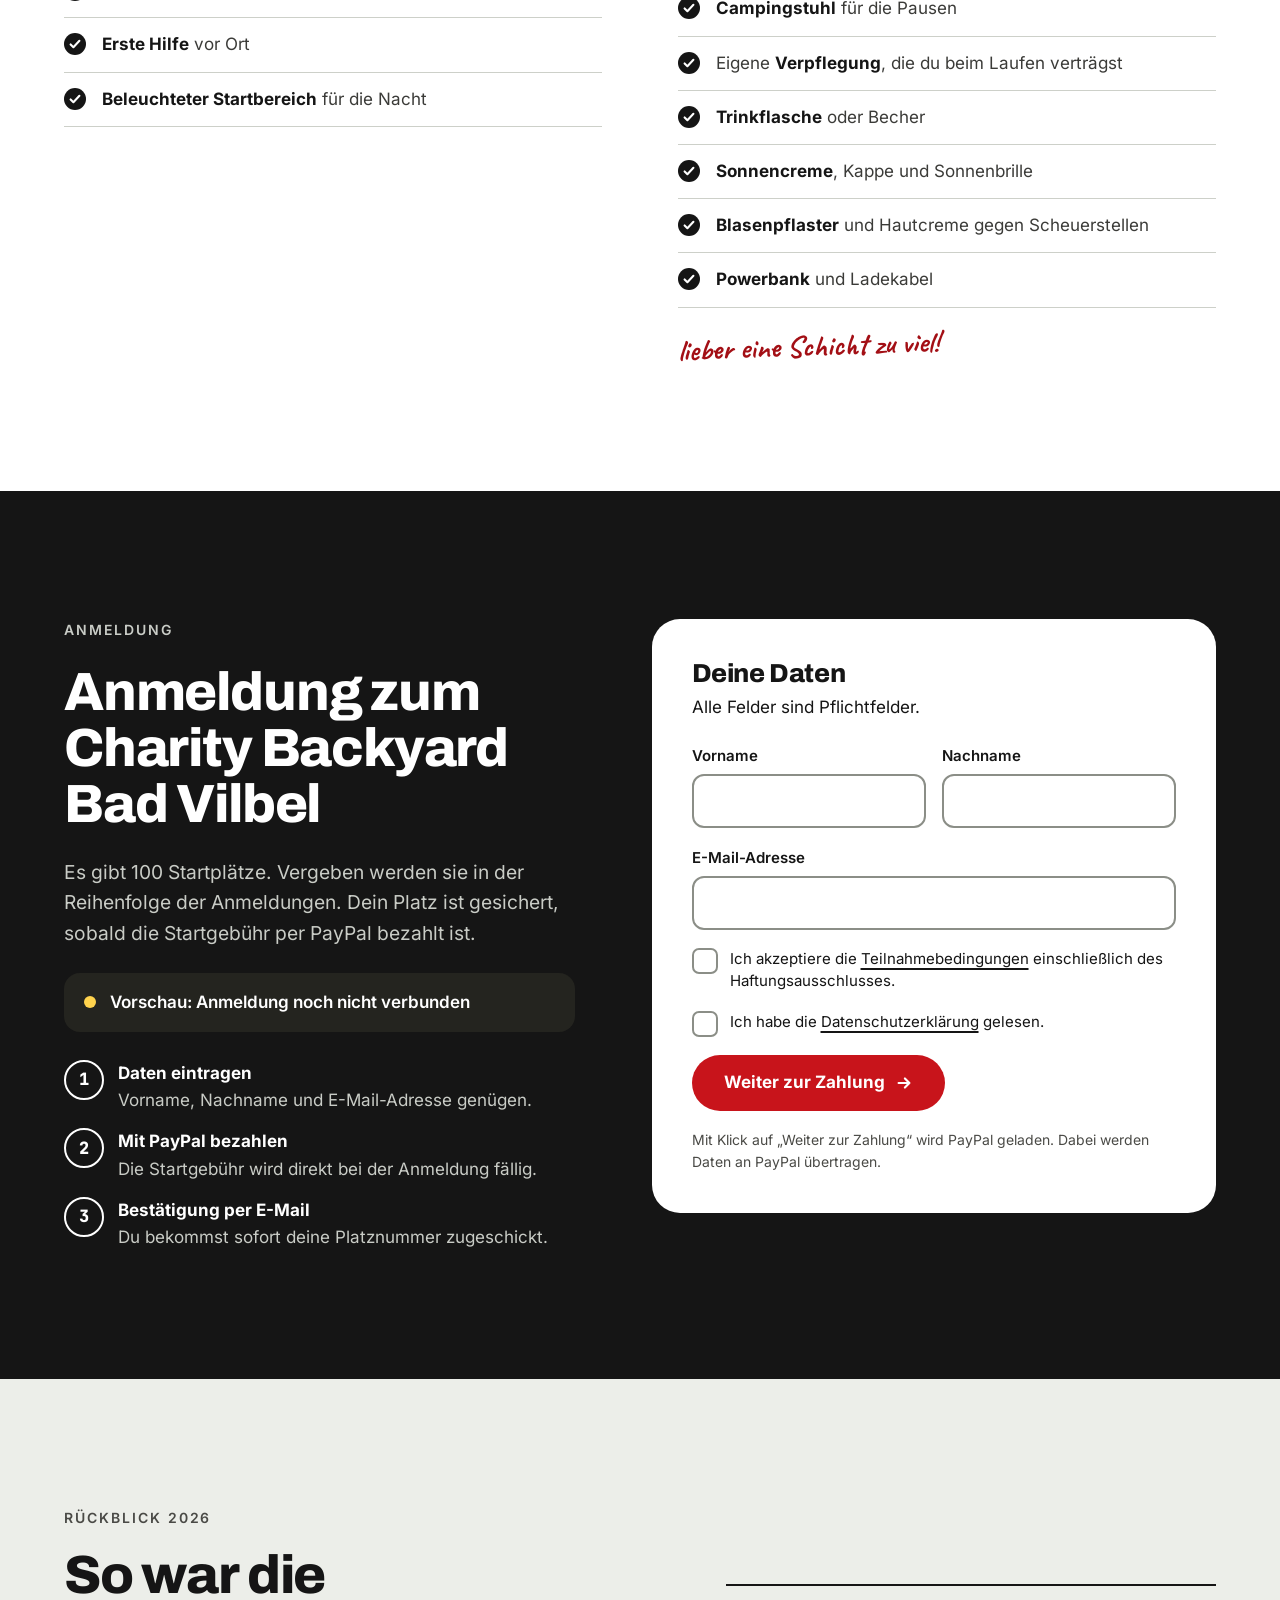
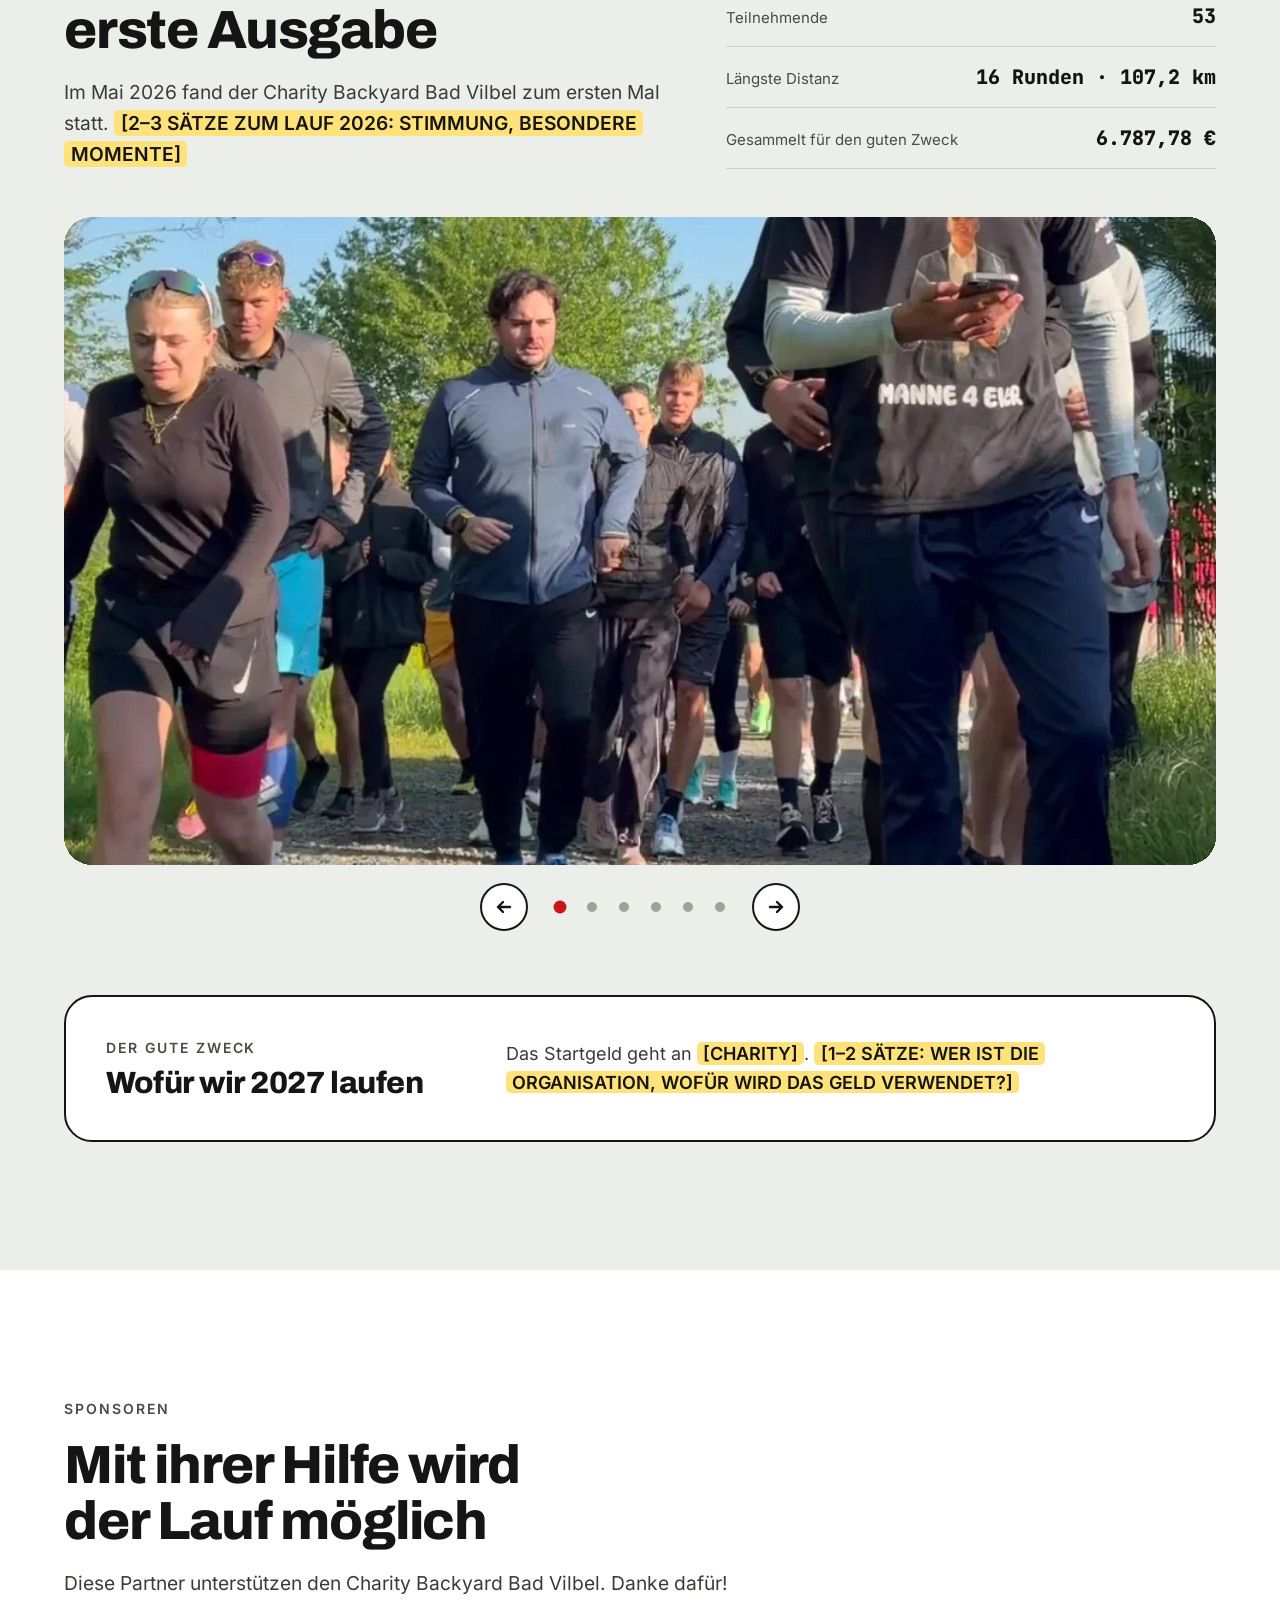
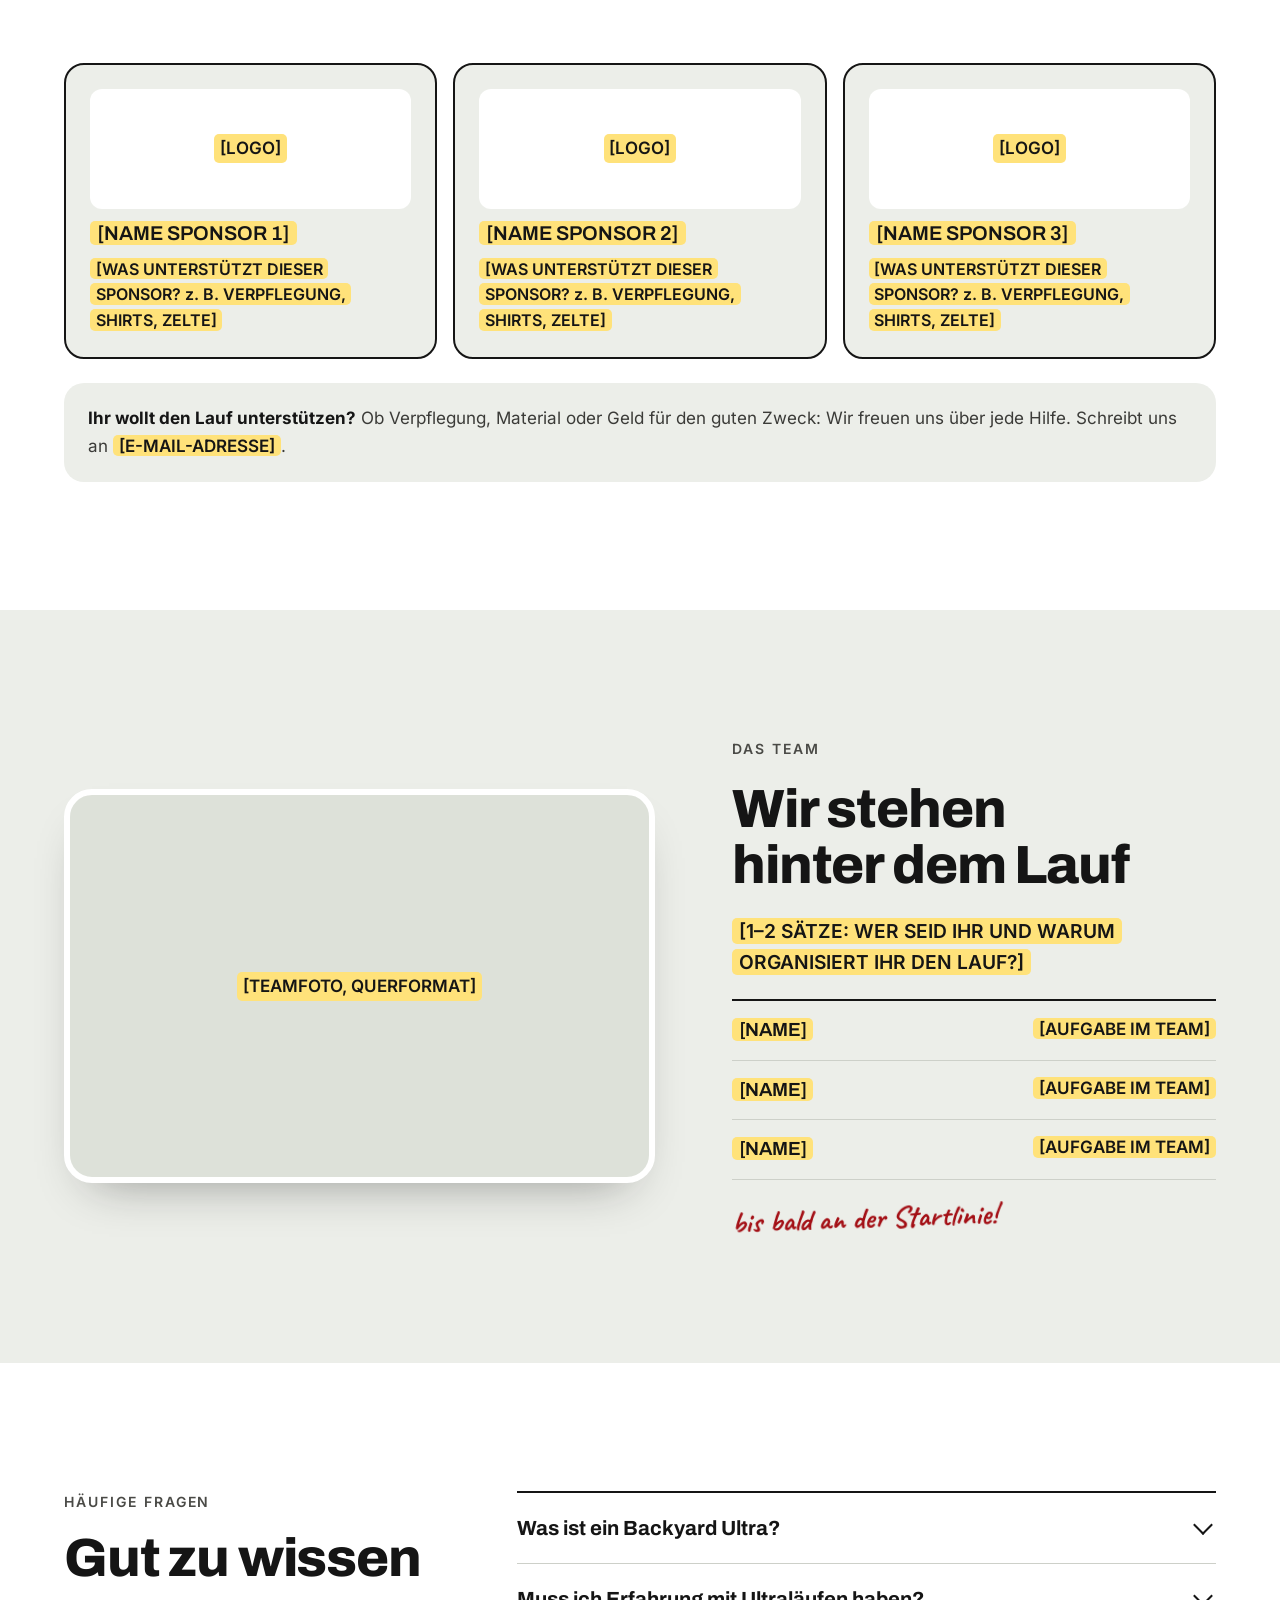
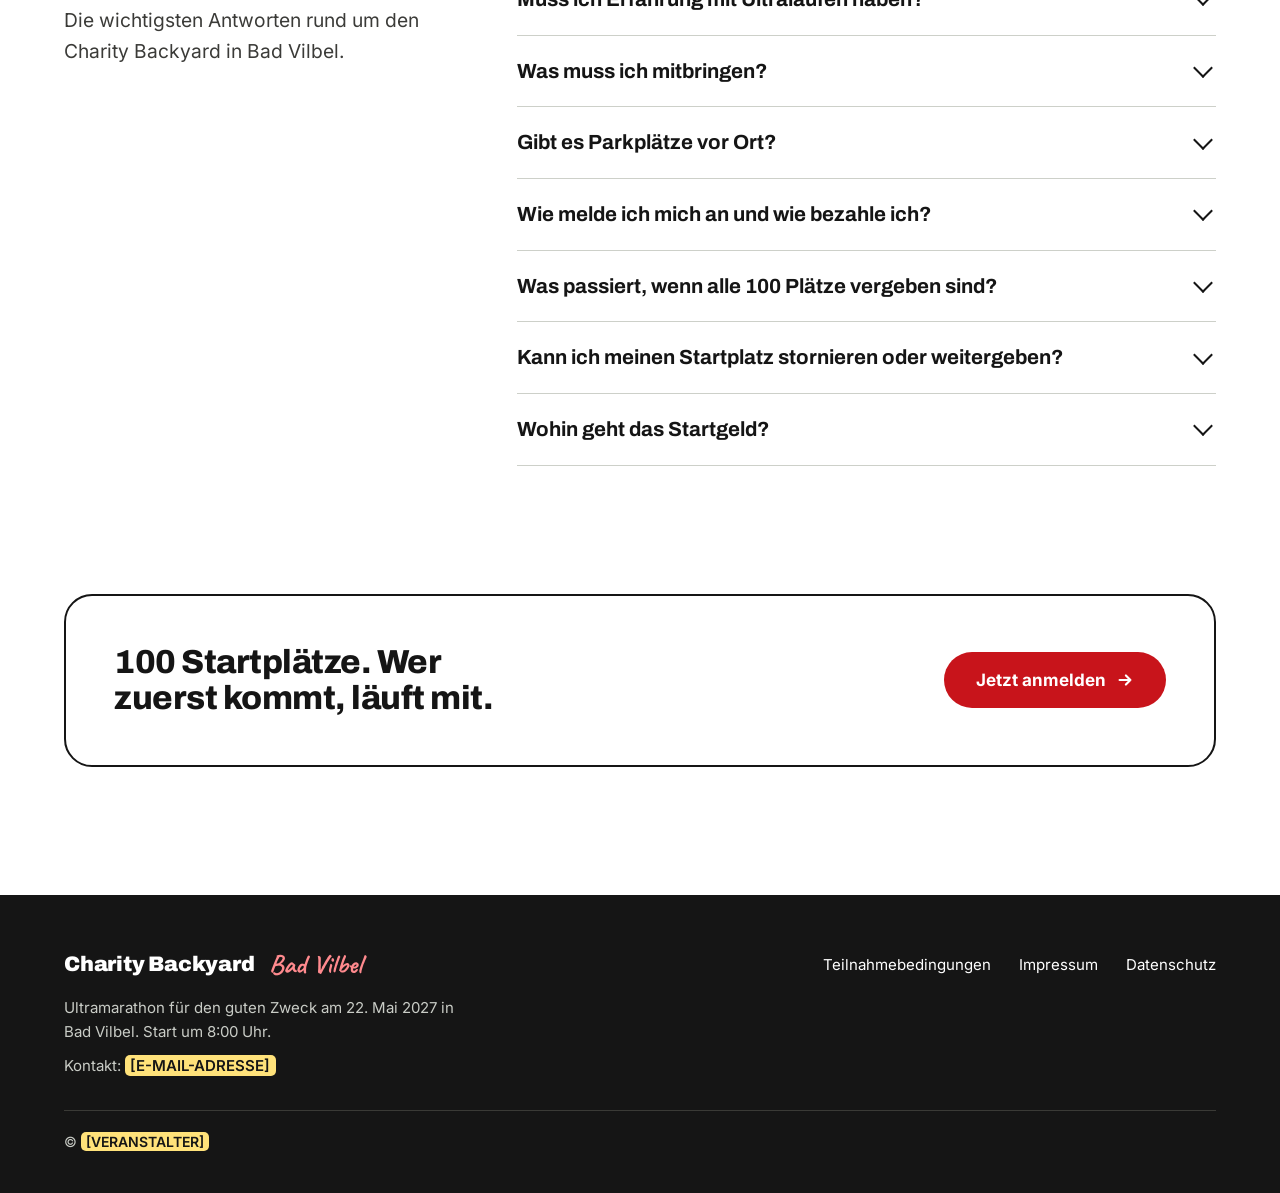
<file: website/index.html>
<!DOCTYPE html>
<html lang="de">
<head>
  <meta charset="utf-8">
  <meta name="viewport" content="width=device-width, initial-scale=1">

  <title>Charity Backyard Bad Vilbel – Ultramarathon 22.05.2027</title>
  <meta name="description" content="Charity Backyard Bad Vilbel am 22. Mai 2027: Ultramarathon im Backyard-Format, 6,7 km jede Stunde, für den guten Zweck. 100 Plätze. Jetzt anmelden!">
  <link rel="canonical" href="https://www.DEINE-DOMAIN.de/">

  <meta property="og:type" content="website">
  <meta property="og:locale" content="de_DE">
  <meta property="og:title" content="Charity Backyard Bad Vilbel – Ultramarathon am 22. Mai 2027">
  <meta property="og:description" content="Jede volle Stunde eine Runde über 6,7 km, bis nur noch eine Person läuft. Nur 100 Startplätze.">
  <meta property="og:url" content="https://www.DEINE-DOMAIN.de/">
  <meta property="og:image" content="https://www.DEINE-DOMAIN.de/assets/img/backyard-ultra-bad-vilbel-vorschau.jpg">

  <link rel="icon" href="favicon.ico" sizes="any">
  <link rel="icon" href="favicon.svg" type="image/svg+xml">
  <link rel="apple-touch-icon" href="apple-touch-icon.png">
  <meta name="theme-color" content="#ECEEE9">

  <link rel="preload" href="assets/fonts/archivo-latin-wght-normal.woff2" as="font" type="font/woff2" crossorigin>
  <link rel="preload" href="assets/fonts/inter-latin-wght-normal.woff2" as="font" type="font/woff2" crossorigin>
  <link rel="stylesheet" href="assets/css/style.css">
  <script>document.documentElement.classList.add('js');</script>

  <script type="application/ld+json">
  {
    "@context": "https://schema.org",
    "@type": "SportsEvent",
    "name": "Charity Backyard Bad Vilbel 2027",
    "alternateName": "Charity Backyard Bad Vilbel Ultramarathon",
    "description": "Charity-Ultramarathon im Backyard-Format: Jede volle Stunde startet eine Runde über 6,7 km, bis nur noch eine Person läuft.",
    "sport": "Ultramarathon",
    "startDate": "2027-05-22T08:00:00+02:00",
    "eventStatus": "https://schema.org/EventScheduled",
    "eventAttendanceMode": "https://schema.org/OfflineEventAttendanceMode",
    "maximumAttendeeCapacity": 100,
    "url": "https://www.DEINE-DOMAIN.de/",
    "image": "https://www.DEINE-DOMAIN.de/assets/img/backyard-ultra-bad-vilbel-vorschau.jpg",
    "location": {
      "@type": "Place",
      "name": "Start und Ziel Charity Backyard Bad Vilbel",
      "address": {
        "@type": "PostalAddress",
        "streetAddress": "Danziger Str. 111",
        "postalCode": "61118",
        "addressLocality": "Bad Vilbel",
        "addressRegion": "Hessen",
        "addressCountry": "DE"
      }
    }
  }
  </script>
</head>
<body>
<a class="skip" href="#inhalt">Zum Inhalt springen</a>

<header class="header" id="kopf">
  <div class="wrap header__inner">
    <a class="brand" href="#start" aria-label="Charity Backyard Bad Vilbel, zum Seitenanfang"><svg class="brand__logo" viewBox="-110 -110 1560 2250" aria-hidden="true" focusable="false"><path class="route-base" d="M429 103 L437 159 L427 163 L417 171 L371 227 L323 275 L310 297 L288 322 L174 442 L92 514 L74 537 L72 558 L85 592 L129 642 L161 662 L218 685 L240 707 L243 729 L239 752 L225 770 L195 796 L190 805 L189 816 L200 839 L260 925 L302 981 L364 1047 L381 1055 L422 1062 L462 1083 L521 1138 L563 1196 L596 1248 L620 1296 L623 1309 L619 1321 L558 1376 L528 1390 L480 1417 L472 1429 L467 1447 L444 1439 L431 1439 L378 1467 L364 1482 L360 1502 L368 1524 L458 1660 L506 1715 L608 1848 L622 1881 L652 1934 L666 1945 L680 1947 L691 1943 L714 1926 L804 1891 L854 1881 L916 1861 L960 1852 L1051 1820 L1085 1817 L1163 1789 L1173 1778 L1211 1708 L1232 1658 L1237 1616 L1266 1522 L1268 1506 L1262 1491 L1206 1389 L1170 1317 L1140 1240 L1090 1132 L1034 1069 L980 1014 L959 988 L946 980 L924 976 L923 948 L917 935 L900 915 L856 874 L830 856 L784 837 L757 818 L736 808 L705 784 L700 778 L704 762 L739 724 L773 679 L824 634 L851 602 L901 553 L940 526 L960 505 L968 487 L963 468 L940 445 L920 433 L899 412 L883 403 L800 381 L726 380 L711 376 L663 332 L635 277 L623 263 L594 244 L548 233 L502 211 L488 199 L460 165 L450 160 L437 159 Z"/><path class="route-done" id="route-done" d="M429 103 L437 159 L427 163 L417 171 L371 227 L323 275 L310 297 L288 322 L174 442 L92 514 L74 537 L72 558 L85 592 L129 642 L161 662 L218 685 L240 707 L243 729 L239 752 L225 770 L195 796 L190 805 L189 816 L200 839 L260 925 L302 981 L364 1047 L381 1055 L422 1062 L462 1083 L521 1138 L563 1196 L596 1248 L620 1296 L623 1309 L619 1321 L558 1376 L528 1390 L480 1417 L472 1429 L467 1447 L444 1439 L431 1439 L378 1467 L364 1482 L360 1502 L368 1524 L458 1660 L506 1715 L608 1848 L622 1881 L652 1934 L666 1945 L680 1947 L691 1943 L714 1926 L804 1891 L854 1881 L916 1861 L960 1852 L1051 1820 L1085 1817 L1163 1789 L1173 1778 L1211 1708 L1232 1658 L1237 1616 L1266 1522 L1268 1506 L1262 1491 L1206 1389 L1170 1317 L1140 1240 L1090 1132 L1034 1069 L980 1014 L959 988 L946 980 L924 976 L923 948 L917 935 L900 915 L856 874 L830 856 L784 837 L757 818 L736 808 L705 784 L700 778 L704 762 L739 724 L773 679 L824 634 L851 602 L901 553 L940 526 L960 505 L968 487 L963 468 L940 445 L920 433 L899 412 L883 403 L800 381 L726 380 L711 376 L663 332 L635 277 L623 263 L594 244 L548 233 L502 211 L488 199 L460 165 L450 160 L437 159 Z" pathLength="1000"/><circle class="route-dot" id="route-dot" cx="429" cy="103" r="150"/></svg><span class="brand__text">Charity Backyard <span class="brand__place">Bad Vilbel</span></span></a>
    <button class="nav-toggle" type="button" aria-expanded="false" aria-controls="hauptnavigation">
      <span></span><span></span><span></span>
      <span class="sr-only">Menü öffnen</span>
    </button>
    <nav class="nav" id="hauptnavigation" aria-label="Hauptnavigation">
      <a href="#ablauf">Ablauf</a>
      <a href="#anreise">Anreise</a>
      <a href="#packliste">Packliste</a>
      <a href="#rueckblick">Rückblick</a>
      <a href="#sponsoren">Sponsoren</a>
      <a href="#team">Team</a>
      <a href="#faq">FAQ</a>
      <a class="btn btn--ink btn--small" href="#anmeldung">Anmelden</a>
    </nav>
  </div>
</header>

<main id="inhalt">

  <!-- ============ HERO ============ -->
  <section class="hero" id="start">
    <div class="wrap hero__stack">
      <h1 class="hero__title"><span class="hero__name">Charity Backyard</span> <span class="hero__place">Bad Vilbel</span></h1>

      <div class="hero__visual">
        <div class="video-frame">
          <!-- Hero-Video: 17 s Schleife ohne Ton. Bis es geladen ist, zeigt der Browser das Standbild. -->
          <video id="hero-video" autoplay muted loop playsinline preload="auto" aria-hidden="true" tabindex="-1"
                 poster="assets/img/backyard-ultra-bad-vilbel-standbild.jpg" width="1280" height="720">
            <source src="assets/video/backyard-ultra-bad-vilbel.mp4" type="video/mp4">
          </video>
        </div>
        <div class="route-overlay">
          <img src="assets/img/backyard-ultra-bad-vilbel-strecke.webp" width="922" height="1400" alt="Handgezeichnete Skizze der 6,7 km langen Runde beim Charity Backyard Bad Vilbel" fetchpriority="high">
          <span class="route-note hand" aria-hidden="true">Start &amp; Ziel am Jugendzentrum Heilsberg</span>
          <svg class="route-arrow" viewBox="0 0 80 50" fill="none" stroke="#151515" stroke-width="3" stroke-linecap="round" stroke-linejoin="round" aria-hidden="true"><path d="M74 10C55 6 30 14 12 38"/><path d="M10 24l2 15 14-6"/></svg>
        </div>
      </div>

      <div class="hero__bottom">
        <div class="hero__intro">
          <div class="hero__tagline">Laufen für den guten Zweck. Runde für Runde.</div>
          <p class="lead">Beim Charity Backyard Bad Vilbel startet jede volle Stunde eine neue Runde über 6,7 km. Wer am längsten durchhält, gewinnt. Das Startgeld geht an <mark class="todo">[CHARITY]</mark>.</p>
        </div>
        <div class="hero__action">
          <div class="countdown" role="timer" aria-label="Zeit bis zum Start am 22. Mai 2027 um 8:00 Uhr">
            <div class="countdown__tiles">
              <div class="countdown__tile"><span class="countdown__value" data-cd="tage">–</span><span class="countdown__label" data-cd-label="tage">Tage</span></div>
              <div class="countdown__tile"><span class="countdown__value" data-cd="std">–</span><span class="countdown__label">Std</span></div>
              <div class="countdown__tile"><span class="countdown__value" data-cd="min">–</span><span class="countdown__label">Min</span></div>
              <div class="countdown__tile"><span class="countdown__value" data-cd="sek">–</span><span class="countdown__label">Sek</span></div>
            </div>
            <p class="countdown__note hand" data-cd="hinweis">bis zum Startschuss am 22.05. um 8:00 Uhr</p>
          </div>

          <div class="hero__cta">
            <a class="btn btn--primary" href="#anmeldung">Startplatz sichern <svg viewBox="0 0 20 20" fill="none" stroke="currentColor" stroke-width="2.4" stroke-linecap="round" stroke-linejoin="round" aria-hidden="true"><path d="M4 10h12M11 5l5 5-5 5"/></svg></a>
            <span class="hand">nur 100 Plätze!</span>
          </div>
        </div>
      </div>
    </div>
  </section>

  <!-- ============ FORMAT ============ -->
  <section class="section section--white" id="format">
    <div class="wrap">
      <div class="section-head reveal">
        <p class="kicker">Das Format</p>
        <h2 class="h2">Was ist ein Backyard Ultra?</h2>
        <p class="lead">Ein Backyard Ultra ist ein Ultramarathon ohne feste Distanz und ohne Ziellinie. Es gibt nur die nächste Runde. Das Format heißt auch „Last One Standing“, weil am Ende genau eine Person übrig bleibt.</p>
      </div>

      <ol class="steps reveal">
        <li class="step">
          <h3>Start zur vollen Stunde</h3>
          <p>Um 8:00 Uhr fällt der erste Startschuss. Danach geht es zu jeder vollen Stunde wieder los.</p>
        </li>
        <li class="step">
          <h3>Eine Runde, 6,7 km</h3>
          <p>Für jede Runde hast du 60 Minuten Zeit. Wer schneller ist, hat mehr Pause bis zum nächsten Start.</p>
        </li>
        <li class="step">
          <h3>Pünktlich an der Linie</h3>
          <p>Wer beim nächsten Startsignal nicht bereitsteht, ist raus. Aufhören darfst du nach jeder Runde.</p>
        </li>
        <li class="step">
          <h3>Die letzte Person gewinnt</h3>
          <p>Gelaufen wird, bis nur noch eine Läuferin oder ein Läufer eine Runde allein beendet.</p>
        </li>
      </ol>

      <div class="laps reveal">
        <div class="laps__intro">
          <h3>Wie weit kommst du?</h3>
          <p>Du musst keinen Ultralauf planen. Jede Runde zählt, und du entscheidest selbst, wann Schluss ist. So schnell summieren sich die Kilometer:</p>
        </div>
        <table class="laps__table">
          <caption class="sr-only">Gelaufene Strecke nach Anzahl der Runden</caption>
          <thead>
            <tr><th scope="col">Runden</th><th scope="col">Strecke</th><th scope="col">Das entspricht</th></tr>
          </thead>
          <tbody>
            <tr><th scope="row">1</th><td>6,7 km</td><td>eine Runde in einer Stunde</td></tr>
            <tr><th scope="row">3</th><td>20,1 km</td><td>knapp einem Halbmarathon</td></tr>
            <tr><th scope="row">7</th><td>46,9 km</td><td>mehr als einem Marathon</td></tr>
            <tr><th scope="row">12</th><td>80,4 km</td><td>einem halben Tag auf der Strecke</td></tr>
            <tr><th scope="row">24</th><td>160,8 km</td><td>rund 100 Meilen in 24 Stunden</td></tr>
          </tbody>
        </table>
      </div>
    </div>
  </section>

  <!-- ============ TAGESABLAUF ============ -->
  <section class="section" id="ablauf">
    <div class="wrap day">
      <div class="section-head day__head reveal">
        <p class="kicker">Der Ablauf am Lauftag</p>
        <h2 class="h2">So läuft der Samstag, 22. Mai 2027</h2>
        <p class="lead">Vom Check-in bis zur letzten Runde: Hier steht, was dich am Lauftag erwartet und wann du wo sein musst.</p>
        <div class="day__note">
          <p class="hand">Wichtig!</p>
          <p>Wer beim <strong>Ertönen des Startsignals</strong> nicht im Startbereich steht, ist <strong>disqualifiziert</strong>. Das gilt für jede Runde.</p>
        </div>
      </div>
      <ol class="timeline timeline--day reveal">
        <li><span class="when"><mark class="todo">[UHRZEIT]</mark></span><p><strong>Ankunft und Aufbau</strong>Komm früh genug, um deinen Platz im Basislager einzurichten. <mark class="todo">[AB WANN IST DAS GELÄNDE OFFEN?]</mark></p></li>
        <li><span class="when"><mark class="todo">[UHRZEIT]</mark></span><p><strong>Check-in und Startnummer</strong>Bring den Namen mit, mit dem du angemeldet bist. <mark class="todo">[ORT DES CHECK-INS]</mark></p></li>
        <li><span class="when"><mark class="todo">[UHRZEIT]</mark></span><p><strong>Briefing</strong>Wir erklären Strecke, Regeln und Ablauf. Die Teilnahme ist Pflicht.</p></li>
        <li><time datetime="2027-05-22T08:00+02:00">8:00 Uhr</time><p><strong>Startschuss zur ersten Runde</strong>Alle starten gemeinsam auf die 6,7 km.</p></li>
        <li><span class="when">Jede volle Stunde</span><p><strong>Die nächste Runde</strong>Wer rechtzeitig zurück ist und an der Startlinie steht, läuft weiter. Die Zeit dazwischen ist deine Pause.</p></li>
        <li><span class="when">Abends</span><p><strong>Die Nacht beginnt</strong>Ab der Dämmerung empfehlen wir eine Stirnlampe.</p></li>
        <li><span class="when">Offenes Ende</span><p><strong>Letzte Runde und Siegerehrung</strong>Der Lauf endet, sobald nur noch eine Person eine Runde allein beendet hat. <mark class="todo">[ABLAUF DER SIEGEREHRUNG]</mark></p></li>
      </ol>
    </div>
  </section>

  <!-- ============ STRECKE ============ -->
  <section class="section section--white" id="strecke">
    <div class="wrap course">
      <figure class="course__map reveal">
        <img src="assets/img/backyard-ultra-bad-vilbel-strecke.webp" width="922" height="1400" loading="lazy" alt="Streckenskizze: Rundkurs über 6,7 km mit Start und Ziel in Bad Vilbel">
        <figcaption class="course__tag hand">6,7 km</figcaption>
      </figure>
      <div class="course__text reveal">
        <p class="kicker">Die Strecke</p>
        <h2 class="h2">Eine Runde durch Bad Vilbel</h2>
        <p class="lead">Der Charity Backyard Bad Vilbel führt über einen Rundkurs von 6,7 km. Start und Ziel liegen am selben Punkt, sodass du nach jeder Runde wieder dort ankommst, wo deine Sachen stehen.</p>
        <dl class="facts">
          <div><dt>Länge</dt><dd>6,7 km pro Runde</dd></div>
          <div><dt>Start &amp; Ziel</dt><dd>Danziger Str. 111, Bad Vilbel</dd></div>
          <div><dt>Untergrund</dt><dd><mark class="todo">[UNTERGRUND]</mark></dd></div>
          <div><dt>Höhenmeter</dt><dd><mark class="todo">[HÖHENMETER]</mark></dd></div>
        </dl>
        <p>Wie du zum Start kommst, steht unter <a href="#anreise">Anreise</a>.</p>
      </div>
    </div>
  </section>

  <!-- ============ ANREISE ============ -->
  <section class="section" id="anreise">
    <div class="wrap">
      <div class="section-head reveal">
        <p class="kicker">Anreise</p>
        <h2 class="h2">So kommst du zum Start</h2>
        <p class="lead">Start und Ziel liegen in der Danziger Straße in Bad Vilbel. Mit einem Klick öffnet Google Maps die Route von deinem Standort aus.</p>
      </div>
      <div class="travel reveal">
        <div class="travel__info">
          <address class="travel__address">
            <span class="kicker">Adresse</span>
            <!-- Adresse hier eintragen. Dieselbe Adresse unten bei data-address eintragen, dann stimmen Karte und Routenlink. -->
            <strong>Danziger Str. 111</strong>
            <span>61118 Bad Vilbel</span>
          </address>
          <div class="travel__actions">
            <a class="btn btn--primary" id="route-link" href="https://www.google.com/maps/dir/?api=1&amp;destination=Danziger%20Str.%20111%2C%2061118%20Bad%20Vilbel" target="_blank" rel="noopener">Route in Google Maps <svg viewBox="0 0 20 20" fill="none" stroke="currentColor" stroke-width="2.4" stroke-linecap="round" stroke-linejoin="round" aria-hidden="true"><path d="M4 10h12M11 5l5 5-5 5"/></svg></a>
          </div>
          <ul class="travel__modes">
            <li>
              <h3>Mit Bus und Bahn</h3>
              <p>Nächste Haltestelle ist <strong>Bad Vilbel-Heilsberg Danziger Straße</strong> (Bus). Deine Verbindung findest du in der <a href="https://www.rmv.de/" target="_blank" rel="noopener">RMV-Fahrplanauskunft</a>.</p>
            </li>
            <li>
              <h3>Mit dem Auto</h3>
              <p>Am Jugendzentrum selbst gibt es <strong>keine Parkplätze</strong>. Es liegt am Ende eines Wohngebiets, geparkt wird in den Straßen davor. Bitte bildet Fahrgemeinschaften, damit möglichst wenige Autos kommen, und haltet Einfahrten frei.</p>
            </li>
            <li>
              <h3>Mit dem Fahrrad</h3>
              <p><mark class="todo">[ABSTELLMÖGLICHKEITEN]</mark></p>
            </li>
          </ul>
        </div>
        <div class="map" id="karte" data-address="Danziger Str. 111, 61118 Bad Vilbel">
          <div class="map__consent" id="karte-hinweis">
            <svg viewBox="0 0 24 24" fill="none" stroke="currentColor" stroke-width="2" stroke-linecap="round" stroke-linejoin="round" aria-hidden="true"><path d="M12 21s-7-6.2-7-11.5A7 7 0 0 1 19 9.5C19 14.8 12 21 12 21z"/><circle cx="12" cy="9.5" r="2.5"/></svg>
            <p class="map__title">Karte von Google Maps anzeigen</p>
            <p>Beim Laden der Karte werden Daten an Google übertragen. Mehr dazu in der <a href="datenschutz.html">Datenschutzerklärung</a>.</p>
            <button class="btn btn--ink" type="button" id="karte-laden">Karte laden</button>
          </div>
        </div>
      </div>
    </div>
  </section>

  <!-- ============ WAS WIR STELLEN & PACKLISTE ============ -->
  <section class="section section--white" id="leistungen">
    <div class="wrap split">
      <div class="split__col reveal">
        <p class="kicker">Was wir stellen</p>
        <h2 class="h2">Darum kümmern wir uns</h2>
        <p class="lead">Als Veranstalter sorgen wir dafür, dass du dich aufs Laufen konzentrieren kannst.</p>
        <p class="draft-note"><mark class="todo">[VORSCHLAG – BITTE PRÜFEN: NUR STEHEN LASSEN, WAS ES WIRKLICH GIBT]</mark></p>
        <ul class="checklist">
            <li><svg class="tick" viewBox="0 0 20 20" fill="none" stroke="currentColor" stroke-width="2.6" stroke-linecap="round" stroke-linejoin="round" aria-hidden="true"><path d="M4.5 10.5l3.5 3.5 7.5-8"/></svg><span><strong>Verpflegungsstation</strong> mit Wasser, Iso-Getränken und Snacks</span></li>
            <li><svg class="tick" viewBox="0 0 20 20" fill="none" stroke="currentColor" stroke-width="2.6" stroke-linecap="round" stroke-linejoin="round" aria-hidden="true"><path d="M4.5 10.5l3.5 3.5 7.5-8"/></svg><span><strong>Basislager</strong> mit Pavillons, in denen du zwischen den Runden pausierst</span></li>
            <li><svg class="tick" viewBox="0 0 20 20" fill="none" stroke="currentColor" stroke-width="2.6" stroke-linecap="round" stroke-linejoin="round" aria-hidden="true"><path d="M4.5 10.5l3.5 3.5 7.5-8"/></svg><span><strong>Toiletten</strong> in der Nähe des Startbereichs</span></li>
            <li><svg class="tick" viewBox="0 0 20 20" fill="none" stroke="currentColor" stroke-width="2.6" stroke-linecap="round" stroke-linejoin="round" aria-hidden="true"><path d="M4.5 10.5l3.5 3.5 7.5-8"/></svg><span><strong>Startnummer</strong> und Rundenzählung</span></li>
            <li><svg class="tick" viewBox="0 0 20 20" fill="none" stroke="currentColor" stroke-width="2.6" stroke-linecap="round" stroke-linejoin="round" aria-hidden="true"><path d="M4.5 10.5l3.5 3.5 7.5-8"/></svg><span><strong>Erste Hilfe</strong> vor Ort</span></li>
            <li><svg class="tick" viewBox="0 0 20 20" fill="none" stroke="currentColor" stroke-width="2.6" stroke-linecap="round" stroke-linejoin="round" aria-hidden="true"><path d="M4.5 10.5l3.5 3.5 7.5-8"/></svg><span><strong>Beleuchteter Startbereich</strong> für die Nacht</span></li>
        </ul>
      </div>
      <div class="split__col reveal" id="packliste">
        <p class="kicker">Empfohlene Packliste</p>
        <h2 class="h2">Das gehört in deine Tasche</h2>
        <p class="lead">Ein Backyard Ultra kann bis in die Nacht oder darüber hinaus gehen. Mit dieser Liste bist du für jede Runde vorbereitet.</p>
        <div class="packlist">
          <div class="packlist__group">
            <ul class="checklist">
            <li><svg class="tick" viewBox="0 0 20 20" fill="none" stroke="currentColor" stroke-width="2.6" stroke-linecap="round" stroke-linejoin="round" aria-hidden="true"><path d="M4.5 10.5l3.5 3.5 7.5-8"/></svg><span><strong>Stirnlampe</strong> mit vollem Akku oder Ersatzbatterien für die Nacht</span></li>
            <li><svg class="tick" viewBox="0 0 20 20" fill="none" stroke="currentColor" stroke-width="2.6" stroke-linecap="round" stroke-linejoin="round" aria-hidden="true"><path d="M4.5 10.5l3.5 3.5 7.5-8"/></svg><span>Zwei Paar <strong>Laufschuhe</strong>, die du gut kennst</span></li>
            <li><svg class="tick" viewBox="0 0 20 20" fill="none" stroke="currentColor" stroke-width="2.6" stroke-linecap="round" stroke-linejoin="round" aria-hidden="true"><path d="M4.5 10.5l3.5 3.5 7.5-8"/></svg><span><strong>Wechselkleidung</strong> und Socken zum Wechseln</span></li>
            <li><svg class="tick" viewBox="0 0 20 20" fill="none" stroke="currentColor" stroke-width="2.6" stroke-linecap="round" stroke-linejoin="round" aria-hidden="true"><path d="M4.5 10.5l3.5 3.5 7.5-8"/></svg><span><strong>Regenjacke</strong> und eine warme Schicht für die Nacht</span></li>
            <li><svg class="tick" viewBox="0 0 20 20" fill="none" stroke="currentColor" stroke-width="2.6" stroke-linecap="round" stroke-linejoin="round" aria-hidden="true"><path d="M4.5 10.5l3.5 3.5 7.5-8"/></svg><span><strong>Campingstuhl</strong> für die Pausen</span></li>
            <li><svg class="tick" viewBox="0 0 20 20" fill="none" stroke="currentColor" stroke-width="2.6" stroke-linecap="round" stroke-linejoin="round" aria-hidden="true"><path d="M4.5 10.5l3.5 3.5 7.5-8"/></svg><span>Eigene <strong>Verpflegung</strong>, die du beim Laufen verträgst</span></li>
            <li><svg class="tick" viewBox="0 0 20 20" fill="none" stroke="currentColor" stroke-width="2.6" stroke-linecap="round" stroke-linejoin="round" aria-hidden="true"><path d="M4.5 10.5l3.5 3.5 7.5-8"/></svg><span><strong>Trinkflasche</strong> oder Becher</span></li>
            <li><svg class="tick" viewBox="0 0 20 20" fill="none" stroke="currentColor" stroke-width="2.6" stroke-linecap="round" stroke-linejoin="round" aria-hidden="true"><path d="M4.5 10.5l3.5 3.5 7.5-8"/></svg><span><strong>Sonnencreme</strong>, Kappe und Sonnenbrille</span></li>
            <li><svg class="tick" viewBox="0 0 20 20" fill="none" stroke="currentColor" stroke-width="2.6" stroke-linecap="round" stroke-linejoin="round" aria-hidden="true"><path d="M4.5 10.5l3.5 3.5 7.5-8"/></svg><span><strong>Blasenpflaster</strong> und Hautcreme gegen Scheuerstellen</span></li>
            <li><svg class="tick" viewBox="0 0 20 20" fill="none" stroke="currentColor" stroke-width="2.6" stroke-linecap="round" stroke-linejoin="round" aria-hidden="true"><path d="M4.5 10.5l3.5 3.5 7.5-8"/></svg><span><strong>Powerbank</strong> und Ladekabel</span></li>
            </ul>
          </div>
        </div>
        <p class="hand packlist__hint">lieber eine Schicht zu viel!</p>
      </div>
    </div>
  </section>

  <!-- ============ ANMELDUNG ============ -->
  <section class="section section--dark" id="anmeldung">
    <div class="wrap signup">
      <div class="signup__info">
        <p class="kicker">Anmeldung</p>
        <h2 class="h2">Anmeldung zum Charity Backyard Bad Vilbel</h2>
        <p class="lead">Es gibt 100 Startplätze. Vergeben werden sie in der Reihenfolge der Anmeldungen. Dein Platz ist gesichert, sobald die Startgebühr per PayPal bezahlt ist.</p>

        <div class="status" id="status" data-state="laden" role="status" aria-live="polite">
          <span class="status__dot" aria-hidden="true"></span>
          <span id="status-text">Anmeldestatus wird geladen …</span>
          <span class="status__fee" id="status-fee" hidden></span>
        </div>

        <ol class="signup__steps">
          <li><p><strong>Daten eintragen</strong>Vorname, Nachname und E-Mail-Adresse genügen.</p></li>
          <li><p><strong>Mit PayPal bezahlen</strong>Die Startgebühr wird direkt bei der Anmeldung fällig.</p></li>
          <li><p><strong>Bestätigung per E-Mail</strong>Du bekommst sofort deine Platznummer zugeschickt.</p></li>
        </ol>
      </div>

      <div class="panel" id="anmelde-panel">
        <noscript><p class="alert">Für die Anmeldung wird JavaScript benötigt. Bitte aktiviere es in deinem Browser.</p></noscript>

        <!-- Ansicht 1: Formular -->
        <div id="ansicht-formular">
          <h3>Deine Daten</h3>
          <p>Alle Felder sind Pflichtfelder.</p>
          <form class="form" id="anmeldeformular" novalidate>
            <div class="form__row">
              <div class="field">
                <label for="vorname">Vorname</label>
                <input id="vorname" name="vorname" type="text" autocomplete="given-name" maxlength="60" required>
              </div>
              <div class="field">
                <label for="nachname">Nachname</label>
                <input id="nachname" name="nachname" type="text" autocomplete="family-name" maxlength="60" required>
              </div>
            </div>
            <div class="field">
              <label for="email">E-Mail-Adresse</label>
              <input id="email" name="email" type="email" autocomplete="email" inputmode="email" maxlength="120" required>
            </div>
            <div class="hp" aria-hidden="true">
              <label for="website">Website (bitte leer lassen)</label>
              <input id="website" name="website" type="text" tabindex="-1" autocomplete="off">
            </div>
            <label class="check">
              <input type="checkbox" id="bedingungen" name="bedingungen" required>
              <span>Ich akzeptiere die <a href="teilnahmebedingungen.html" target="_blank" rel="noopener">Teilnahmebedingungen</a> einschließlich des Haftungsausschlusses.</span>
            </label>
            <label class="check">
              <input type="checkbox" id="datenschutz" name="datenschutz" required>
              <span>Ich habe die <a href="datenschutz.html" target="_blank" rel="noopener">Datenschutzerklärung</a> gelesen.</span>
            </label>
            <div class="alert" id="formular-fehler" role="alert" hidden></div>
            <button class="btn btn--primary" type="submit" id="weiter">Weiter zur Zahlung
              <svg viewBox="0 0 20 20" fill="none" stroke="currentColor" stroke-width="2.4" stroke-linecap="round" stroke-linejoin="round" aria-hidden="true"><path d="M4 10h12M11 5l5 5-5 5"/></svg>
            </button>
            <p class="form__hint">Mit Klick auf „Weiter zur Zahlung“ wird PayPal geladen. Dabei werden Daten an PayPal übertragen.</p>
          </form>
        </div>

        <!-- Ansicht 2: Zahlung -->
        <div id="ansicht-zahlung" hidden>
          <h3 tabindex="-1" id="zahlung-titel">Startgebühr bezahlen</h3>
          <p>Bitte prüfe deine Angaben und bezahle dann mit PayPal.</p>
          <dl class="summary">
            <div><dt>Name</dt><dd id="z-name"></dd></div>
            <div><dt>E-Mail</dt><dd id="z-email"></dd></div>
            <div><dt>Startgebühr</dt><dd id="z-betrag"></dd></div>
          </dl>
          <div class="loading" id="paypal-laden"><span class="spinner" aria-hidden="true"></span>PayPal wird geladen …</div>
          <div id="paypal-buttons"></div>
          <div class="alert" id="zahlung-fehler" role="alert" hidden></div>
          <div class="alert alert--info" id="zahlung-vorschau" hidden>Vorschau: An dieser Stelle erscheint der PayPal-Button, sobald die Anmeldung mit der Tabelle und PayPal verbunden ist.</div>
          <button class="linklike" type="button" id="zurueck">Angaben ändern</button>
        </div>

        <!-- Ansicht 3: Erfolg -->
        <div id="ansicht-erfolg" class="success" hidden>
          <h3 tabindex="-1" id="erfolg-titel">Du bist dabei!</h3>
          <p class="success__badge"><small>Startplatz</small><span id="e-platz"></span></p>
          <p>Deine Zahlung ist eingegangen und dein Startplatz ist gesichert. Die Bestätigung haben wir an <strong id="e-email"></strong> geschickt. Schau bitte auch im Spam-Ordner nach.</p>
          <p class="hand">Wir sehen uns am 22. Mai an der Startlinie!</p>
        </div>

        <!-- Ansicht 4: Anmeldung nicht möglich -->
        <div id="ansicht-zu" hidden>
          <h3 id="zu-titel"></h3>
          <p id="zu-text"></p>
        </div>
      </div>
    </div>
  </section>


  <!-- ============ RÜCKBLICK & CHARITY ============ -->
  <section class="section" id="rueckblick">
    <div class="wrap">
      <div class="review reveal">
        <div class="section-head review__head">
          <p class="kicker">Rückblick 2026</p>
          <h2 class="h2">So war die erste Ausgabe</h2>
          <p class="lead">Im Mai 2026 fand der Charity Backyard Bad Vilbel zum ersten Mal statt. <mark class="todo">[2–3 SÄTZE ZUM LAUF 2026: STIMMUNG, BESONDERE MOMENTE]</mark></p>
        </div>
        <dl class="review__stats">
          <div><dt>Teilnehmende</dt><dd>53</dd></div>
          <div><dt>Längste Distanz</dt><dd>16 Runden · 107,2 km</dd></div>
          <div><dt>Gesammelt für den guten Zweck</dt><dd>6.787,78 €</dd></div>
        </dl>
      </div>
      <div class="slideshow reveal" id="slideshow" aria-roledescription="Bildergalerie" aria-label="Fotos vom Lauf 2026">
        <ul class="slideshow__track" tabindex="0">
          <li class="slide" role="group" aria-roledescription="Foto" aria-label="1 von 6">
            <img src="assets/img/rueckblick-2026-start.webp" width="960" height="640" alt="Läuferinnen und Läufer beim gemeinsamen Start einer Runde 2026">
          </li>
          <li class="slide" role="group" aria-roledescription="Foto" aria-label="2 von 6">
            <img src="assets/img/rueckblick-2026-basislager.webp" width="960" height="640" loading="lazy" alt="Basislager mit Pavillons und Wartenden zwischen den Runden 2026">
          </li>
          <li class="slide" role="group" aria-roledescription="Foto" aria-label="3 von 6">
            <img src="assets/img/rueckblick-2026-feldweg.webp" width="960" height="640" loading="lazy" alt="Luftaufnahme: Läufer auf einem Feldweg zwischen grünen Wiesen">
          </li>
          <li class="slide" role="group" aria-roledescription="Foto" aria-label="4 von 6">
            <img src="assets/img/rueckblick-2026-sonnenuntergang.webp" width="960" height="640" loading="lazy" alt="Ein Läufer auf der Strecke im Sonnenuntergang">
          </li>
          <li class="slide" role="group" aria-roledescription="Foto" aria-label="5 von 6">
            <img src="assets/img/rueckblick-2026-nacht.webp" width="960" height="640" loading="lazy" alt="Zwei Helfer mit dem Banner des Laufs in der Nacht">
          </li>
          <li class="slide" role="group" aria-roledescription="Foto" aria-label="6 von 6">
            <img src="assets/img/rueckblick-2026-zieleinlauf.webp" width="960" height="640" loading="lazy" alt="Fröhliche Läuferinnen und Läufer kurz vor dem Start- und Zielbereich">
          </li>
        </ul>
        <div class="slideshow__bar">
          <button class="slideshow__btn" type="button" data-dir="-1" aria-label="Vorheriges Foto"><svg viewBox="0 0 20 20" fill="none" stroke="currentColor" stroke-width="2.4" stroke-linecap="round" stroke-linejoin="round" aria-hidden="true"><path d="M16 10H4M9 5l-5 5 5 5"/></svg></button>
          <div class="slideshow__dots">
          <button class="slideshow__dot" type="button" aria-label="Foto 1 zeigen" aria-current="true"></button>
          <button class="slideshow__dot" type="button" aria-label="Foto 2 zeigen"></button>
          <button class="slideshow__dot" type="button" aria-label="Foto 3 zeigen"></button>
          <button class="slideshow__dot" type="button" aria-label="Foto 4 zeigen"></button>
          <button class="slideshow__dot" type="button" aria-label="Foto 5 zeigen"></button>
          <button class="slideshow__dot" type="button" aria-label="Foto 6 zeigen"></button>
          </div>
          <button class="slideshow__btn" type="button" data-dir="1" aria-label="Nächstes Foto"><svg viewBox="0 0 20 20" fill="none" stroke="currentColor" stroke-width="2.4" stroke-linecap="round" stroke-linejoin="round" aria-hidden="true"><path d="M4 10h12M11 5l5 5-5 5"/></svg></button>
        </div>
      </div>

      <div class="charity-band reveal" id="charity">
        <div>
          <p class="kicker">Der gute Zweck</p>
          <h3>Wofür wir 2027 laufen</h3>
        </div>
        <p>Das Startgeld geht an <mark class="todo">[CHARITY]</mark>. <mark class="todo">[1–2 SÄTZE: WER IST DIE ORGANISATION, WOFÜR WIRD DAS GELD VERWENDET?]</mark></p>
      </div>
    </div>
  </section>

  <!-- ============ SPONSOREN ============ -->
  <section class="section section--white" id="sponsoren">
    <div class="wrap">
      <div class="section-head reveal">
        <p class="kicker">Sponsoren</p>
        <h2 class="h2">Mit ihrer Hilfe wird der Lauf möglich</h2>
        <p class="lead">Diese Partner unterstützen den Charity Backyard Bad Vilbel. Danke dafür!</p>
      </div>
      <ul class="sponsors reveal">
          <li class="sponsor">
            <div class="sponsor__logo"><mark class="todo">[LOGO]</mark></div>
            <h3><mark class="todo">[NAME SPONSOR 1]</mark></h3>
            <p><mark class="todo">[WAS UNTERSTÜTZT DIESER SPONSOR? z. B. VERPFLEGUNG, SHIRTS, ZELTE]</mark></p>
          </li>
          <li class="sponsor">
            <div class="sponsor__logo"><mark class="todo">[LOGO]</mark></div>
            <h3><mark class="todo">[NAME SPONSOR 2]</mark></h3>
            <p><mark class="todo">[WAS UNTERSTÜTZT DIESER SPONSOR? z. B. VERPFLEGUNG, SHIRTS, ZELTE]</mark></p>
          </li>
          <li class="sponsor">
            <div class="sponsor__logo"><mark class="todo">[LOGO]</mark></div>
            <h3><mark class="todo">[NAME SPONSOR 3]</mark></h3>
            <p><mark class="todo">[WAS UNTERSTÜTZT DIESER SPONSOR? z. B. VERPFLEGUNG, SHIRTS, ZELTE]</mark></p>
          </li>
      </ul>
      <div class="sponsor-cta reveal">
        <p><strong>Ihr wollt den Lauf unterstützen?</strong> Ob Verpflegung, Material oder Geld für den guten Zweck: Wir freuen uns über jede Hilfe. Schreibt uns an <mark class="todo">[E-MAIL-ADRESSE]</mark>.</p>
      </div>
    </div>
  </section>

  <!-- ============ TEAM ============ -->
  <section class="section" id="team">
    <div class="wrap team">
      <figure class="team__photo reveal">
        <div class="team__placeholder"><mark class="todo">[TEAMFOTO, QUERFORMAT]</mark></div>
      </figure>
      <div class="team__text reveal">
        <p class="kicker">Das Team</p>
        <h2 class="h2">Wir stehen hinter dem Lauf</h2>
        <p class="lead"><mark class="todo">[1–2 SÄTZE: WER SEID IHR UND WARUM ORGANISIERT IHR DEN LAUF?]</mark></p>
        <ul class="team__names">
          <li><strong><mark class="todo">[NAME]</mark></strong><span><mark class="todo">[AUFGABE IM TEAM]</mark></span></li>
          <li><strong><mark class="todo">[NAME]</mark></strong><span><mark class="todo">[AUFGABE IM TEAM]</mark></span></li>
          <li><strong><mark class="todo">[NAME]</mark></strong><span><mark class="todo">[AUFGABE IM TEAM]</mark></span></li>
        </ul>
        <p class="hand team__sign">bis bald an der Startlinie!</p>
      </div>
    </div>
  </section>

  <!-- ============ FAQ ============ -->
  <section class="section section--white" id="faq">
    <div class="wrap">
      <div class="faq">
        <div class="section-head reveal">
          <p class="kicker">Häufige Fragen</p>
          <h2 class="h2">Gut zu wissen</h2>
          <p class="lead">Die wichtigsten Antworten rund um den Charity Backyard in Bad Vilbel.</p>
        </div>
        <div class="faq__list reveal">
          <details>
            <summary>Was ist ein Backyard Ultra?</summary>
            <div><p>Ein Backyard Ultra ist ein Ultramarathon, bei dem zu jeder vollen Stunde eine neue Runde über rund 6,7 km startet. Wer eine Runde nicht rechtzeitig schafft oder nicht mehr antritt, scheidet aus. Sieger ist, wer als letzte Person noch eine Runde allein beendet.</p></div>
          </details>
          <details>
            <summary>Muss ich Erfahrung mit Ultraläufen haben?</summary>
            <div><p>Nein. Du kannst nach jeder Runde aufhören und entscheidest selbst, wie weit du läufst. Viele nehmen sich drei oder vier Runden vor und schauen dann, was noch geht. In <a href="#format">der Tabelle zum Format</a> siehst du, wie schnell die Kilometer zusammenkommen.</p><p><mark class="todo">[TEILNAHMEVORAUSSETZUNGEN, z. B. MINDESTALTER]</mark></p></div>
          </details>
          <details>
            <summary>Was muss ich mitbringen?</summary>
            <div><p>Was du mitbringst, entscheidest du selbst. Was sich bewährt hat, von der Stirnlampe für die Nacht bis zum Campingstuhl für die Pausen, steht in unserer <a href="#packliste">empfohlenen Packliste</a>.</p></div>
          </details>
          <details>
            <summary>Gibt es Parkplätze vor Ort?</summary>
            <div><p>Nein. Am Jugendzentrum gibt es keine eigenen Parkplätze, geparkt wird im angrenzenden Wohngebiet. Bitte bildet Fahrgemeinschaften oder kommt mit dem Bus zur Haltestelle Bad Vilbel-Heilsberg Danziger Straße. Mehr dazu unter <a href="#anreise">Anreise</a>.</p></div>
          </details>
          <details>
            <summary>Wie melde ich mich an und wie bezahle ich?</summary>
            <div><p>Für den Charity Backyard Bad Vilbel meldest du dich über <a href="#anmeldung">das Anmeldeformular</a> auf dieser Seite an und bezahlst die Startgebühr direkt danach mit PayPal. Erst mit der Zahlung ist dein Platz gesichert. Die Bestätigung mit deiner Platznummer kommt per E-Mail.</p></div>
          </details>
          <details>
            <summary>Was passiert, wenn alle 100 Plätze vergeben sind?</summary>
            <div><p>Dann schließt die Anmeldung automatisch. Wenn der letzte Platz weg ist, während du gerade bezahlst, wird die Zahlung nicht ausgeführt und dir wird nichts abgebucht.</p></div>
          </details>
          <details>
            <summary>Kann ich meinen Startplatz stornieren oder weitergeben?</summary>
            <div><p><mark class="todo">[STORNOREGEL: BIS WANN, ERSTATTUNG JA/NEIN, WEITERGABE AN ANDERE PERSON?]</mark></p></div>
          </details>
          <details>
            <summary>Wohin geht das Startgeld?</summary>
            <div><p>Der Lauf ist ein Charity-Lauf. Das Startgeld geht an <mark class="todo">[CHARITY]</mark>. Mehr dazu steht im Abschnitt <a href="#charity">Wofür wir 2027 laufen</a>.</p></div>
          </details>
        </div>
      </div>

      <div class="cta-band reveal">
        <p>100 Startplätze. Wer zuerst kommt, läuft mit.</p>
        <a class="btn btn--primary" href="#anmeldung">Jetzt anmelden <svg viewBox="0 0 20 20" fill="none" stroke="currentColor" stroke-width="2.4" stroke-linecap="round" stroke-linejoin="round" aria-hidden="true"><path d="M4 10h12M11 5l5 5-5 5"/></svg></a>
      </div>
    </div>
  </section>
</main>

<footer class="footer">
  <div class="wrap">
    <div class="footer__grid">
      <div class="footer__about">
        <a class="brand" href="#start">Charity Backyard <span class="brand__place">Bad Vilbel</span></a>
        <p>Ultramarathon für den guten Zweck am 22. Mai 2027 in Bad Vilbel. Start um 8:00 Uhr.</p>
        <p>Kontakt: <mark class="todo">[E-MAIL-ADRESSE]</mark></p>
      </div>
      <nav class="footer__links" aria-label="Rechtliches">
        <a href="teilnahmebedingungen.html">Teilnahmebedingungen</a>
        <a href="impressum.html">Impressum</a>
        <a href="datenschutz.html">Datenschutz</a>
      </nav>
    </div>
    <p class="footer__legal">© <mark class="todo">[VERANSTALTER]</mark></p>
  </div>
</footer>

<script src="assets/js/site.js" defer></script>
</body>
</html>
</file>
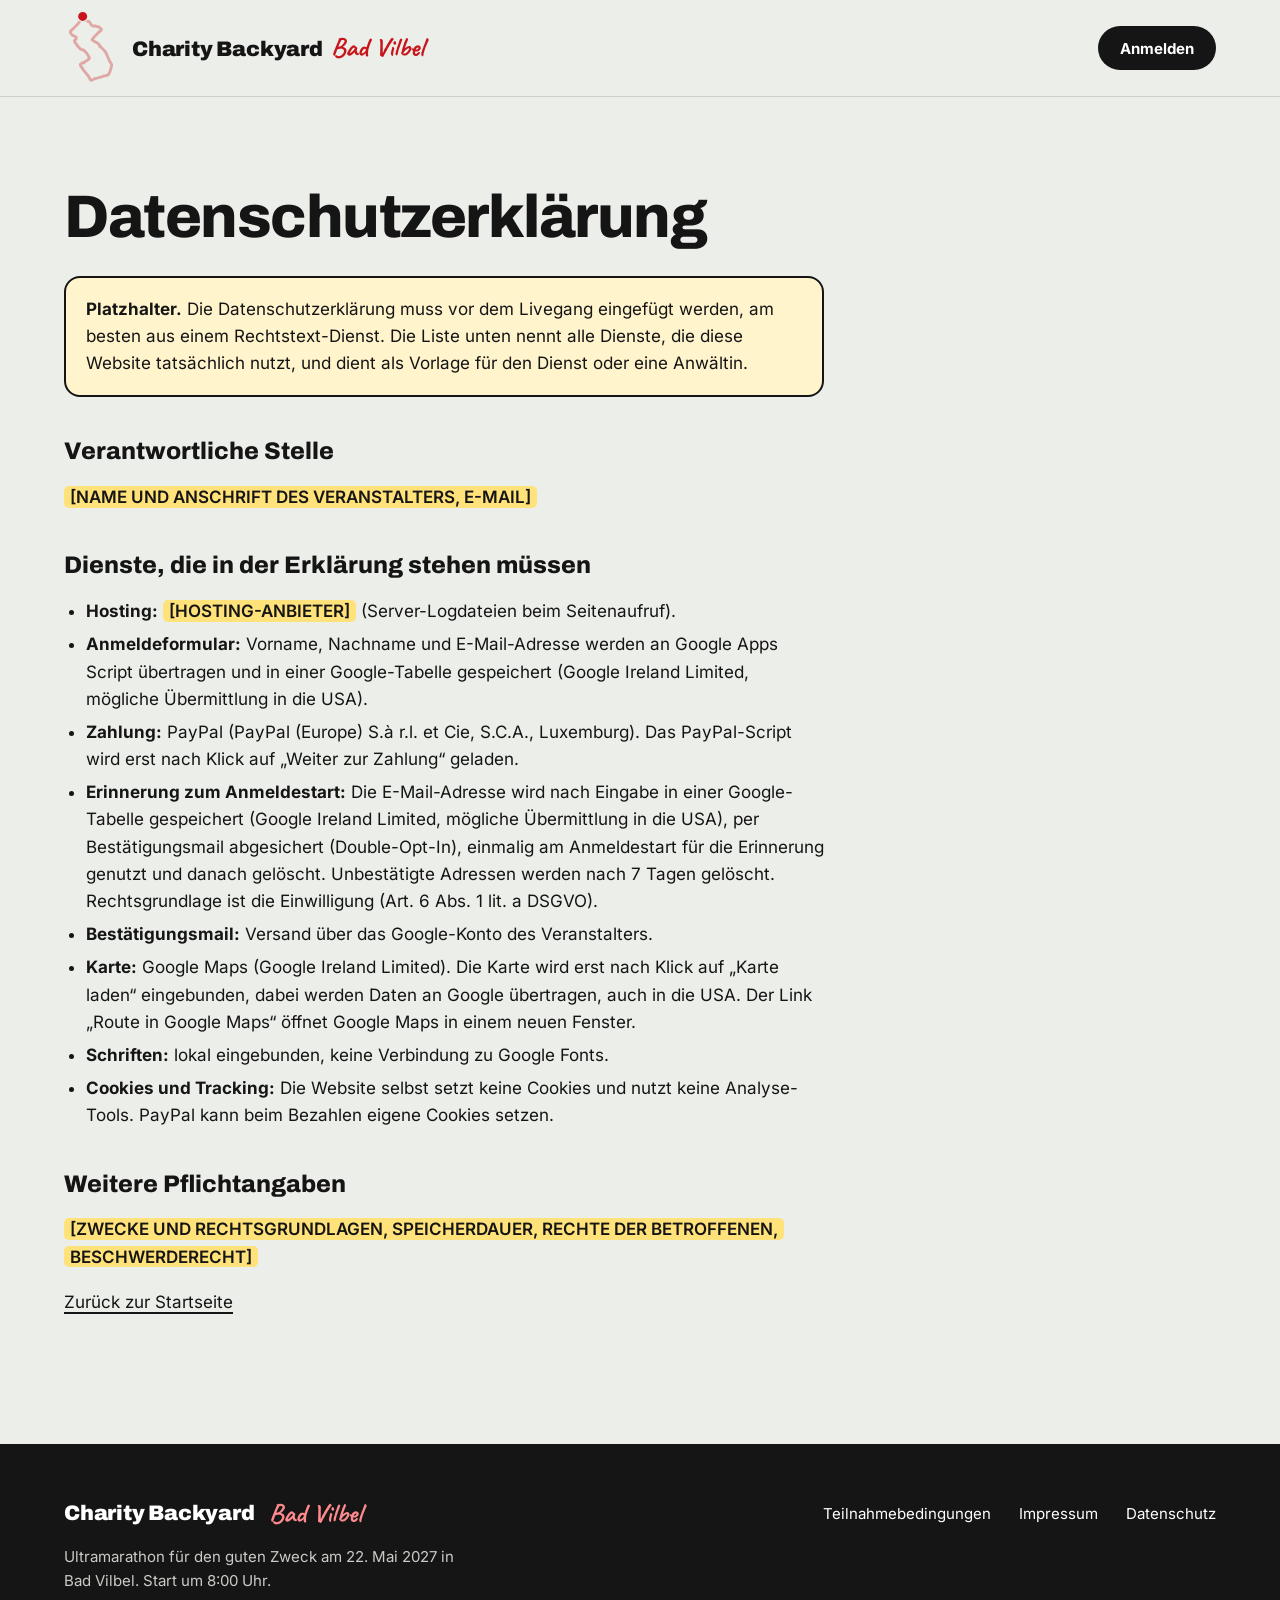
<file: datenschutz.html>
<!DOCTYPE html>
<html lang="de">
<head>
  <meta charset="utf-8">
  <meta name="viewport" content="width=device-width, initial-scale=1">
  <title>Datenschutz | Charity Backyard Bad Vilbel</title>
  <link rel="canonical" href="https://charity-backyard.de/datenschutz.html">
  <meta name="robots" content="noindex, follow">
  <link rel="icon" href="favicon.ico" sizes="any">
  <link rel="icon" href="favicon.svg" type="image/svg+xml">
  <meta name="theme-color" content="#ECEEE9">
  <link rel="stylesheet" href="assets/css/style.css">
</head>
<body>
<a class="skip" href="#inhalt">Zum Inhalt springen</a>
<header class="header is-stuck">
  <div class="wrap header__inner">
    <a class="brand" href="index.html" aria-label="Charity Backyard Bad Vilbel, zur Startseite"><svg class="brand__logo" viewBox="-110 -110 1560 2250" aria-hidden="true" focusable="false"><path class="route-base" d="M429 103 L437 159 L427 163 L417 171 L371 227 L323 275 L310 297 L288 322 L174 442 L92 514 L74 537 L72 558 L85 592 L129 642 L161 662 L218 685 L240 707 L243 729 L239 752 L225 770 L195 796 L190 805 L189 816 L200 839 L260 925 L302 981 L364 1047 L381 1055 L422 1062 L462 1083 L521 1138 L563 1196 L596 1248 L620 1296 L623 1309 L619 1321 L558 1376 L528 1390 L480 1417 L472 1429 L467 1447 L444 1439 L431 1439 L378 1467 L364 1482 L360 1502 L368 1524 L458 1660 L506 1715 L608 1848 L622 1881 L652 1934 L666 1945 L680 1947 L691 1943 L714 1926 L804 1891 L854 1881 L916 1861 L960 1852 L1051 1820 L1085 1817 L1163 1789 L1173 1778 L1211 1708 L1232 1658 L1237 1616 L1266 1522 L1268 1506 L1262 1491 L1206 1389 L1170 1317 L1140 1240 L1090 1132 L1034 1069 L980 1014 L959 988 L946 980 L924 976 L923 948 L917 935 L900 915 L856 874 L830 856 L784 837 L757 818 L736 808 L705 784 L700 778 L704 762 L739 724 L773 679 L824 634 L851 602 L901 553 L940 526 L960 505 L968 487 L963 468 L940 445 L920 433 L899 412 L883 403 L800 381 L726 380 L711 376 L663 332 L635 277 L623 263 L594 244 L548 233 L502 211 L488 199 L460 165 L450 160 L437 159 Z"/><path class="route-done" id="route-done" d="M429 103 L437 159 L427 163 L417 171 L371 227 L323 275 L310 297 L288 322 L174 442 L92 514 L74 537 L72 558 L85 592 L129 642 L161 662 L218 685 L240 707 L243 729 L239 752 L225 770 L195 796 L190 805 L189 816 L200 839 L260 925 L302 981 L364 1047 L381 1055 L422 1062 L462 1083 L521 1138 L563 1196 L596 1248 L620 1296 L623 1309 L619 1321 L558 1376 L528 1390 L480 1417 L472 1429 L467 1447 L444 1439 L431 1439 L378 1467 L364 1482 L360 1502 L368 1524 L458 1660 L506 1715 L608 1848 L622 1881 L652 1934 L666 1945 L680 1947 L691 1943 L714 1926 L804 1891 L854 1881 L916 1861 L960 1852 L1051 1820 L1085 1817 L1163 1789 L1173 1778 L1211 1708 L1232 1658 L1237 1616 L1266 1522 L1268 1506 L1262 1491 L1206 1389 L1170 1317 L1140 1240 L1090 1132 L1034 1069 L980 1014 L959 988 L946 980 L924 976 L923 948 L917 935 L900 915 L856 874 L830 856 L784 837 L757 818 L736 808 L705 784 L700 778 L704 762 L739 724 L773 679 L824 634 L851 602 L901 553 L940 526 L960 505 L968 487 L963 468 L940 445 L920 433 L899 412 L883 403 L800 381 L726 380 L711 376 L663 332 L635 277 L623 263 L594 244 L548 233 L502 211 L488 199 L460 165 L450 160 L437 159 Z" pathLength="1000"/><circle class="route-dot" id="route-dot" cx="429" cy="103" r="150"/></svg><span class="brand__text">Charity Backyard <span class="brand__place">Bad Vilbel</span></span></a>
    <a class="btn btn--ink btn--small" href="index.html#anmeldung">Anmelden</a>
  </div>
</header>
<main id="inhalt" class="legal">
  <div class="wrap">
    <div class="legal__body">
      <h1>Datenschutzerklärung</h1>
      <p class="note"><strong>Platzhalter.</strong> Die Datenschutzerklärung muss vor dem Livegang eingefügt werden, am besten aus einem Rechtstext-Dienst. Die Liste unten nennt alle Dienste, die diese Website tatsächlich nutzt, und dient als Vorlage für den Dienst oder eine Anwältin.</p>
      <h2>Verantwortliche Stelle</h2>
      <p><mark class="todo">[NAME UND ANSCHRIFT DES VERANSTALTERS, E-MAIL]</mark></p>
      <h2>Dienste, die in der Erklärung stehen müssen</h2>
      <ul>
        <li><strong>Hosting:</strong> <mark class="todo">[HOSTING-ANBIETER]</mark> (Server-Logdateien beim Seitenaufruf).</li>
        <li><strong>Anmeldeformular:</strong> Vorname, Nachname und E-Mail-Adresse werden an Google Apps Script übertragen und in einer Google-Tabelle gespeichert (Google Ireland Limited, mögliche Übermittlung in die USA).</li>
        <li><strong>Zahlung:</strong> PayPal (PayPal (Europe) S.à r.l. et Cie, S.C.A., Luxemburg). Das PayPal-Script wird erst nach Klick auf „Weiter zur Zahlung“ geladen.</li>
        <li><strong>Erinnerung zum Anmeldestart:</strong> Die E-Mail-Adresse wird nach Eingabe in einer Google-Tabelle gespeichert (Google Ireland Limited, mögliche Übermittlung in die USA), per Bestätigungsmail abgesichert (Double-Opt-In), einmalig am Anmeldestart für die Erinnerung genutzt und danach gelöscht. Unbestätigte Adressen werden nach 7 Tagen gelöscht. Rechtsgrundlage ist die Einwilligung (Art. 6 Abs. 1 lit. a DSGVO).</li>
        <li><strong>Bestätigungsmail:</strong> Versand über das Google-Konto des Veranstalters.</li>
        <li><strong>Karte:</strong> Google Maps (Google Ireland Limited). Die Karte wird erst nach Klick auf „Karte laden“ eingebunden, dabei werden Daten an Google übertragen, auch in die USA. Der Link „Route in Google Maps“ öffnet Google Maps in einem neuen Fenster.</li>
        <li><strong>Schriften:</strong> lokal eingebunden, keine Verbindung zu Google Fonts.</li>
        <li><strong>Cookies und Tracking:</strong> Die Website selbst setzt keine Cookies und nutzt keine Analyse-Tools. PayPal kann beim Bezahlen eigene Cookies setzen.</li>
      </ul>
      <h2>Weitere Pflichtangaben</h2>
      <p><mark class="todo">[ZWECKE UND RECHTSGRUNDLAGEN, SPEICHERDAUER, RECHTE DER BETROFFENEN, BESCHWERDERECHT]</mark></p>
      <p><a href="index.html">Zurück zur Startseite</a></p>
    </div>
  </div>
</main>
<footer class="footer">
  <div class="wrap">
    <div class="footer__grid">
      <div class="footer__about">
        <a class="brand" href="index.html">Charity Backyard <span class="brand__place">Bad Vilbel</span></a>
        <p>Ultramarathon für den guten Zweck am 22. Mai 2027 in Bad Vilbel. Start um 8:00 Uhr.</p>
      </div>
      <nav class="footer__links" aria-label="Rechtliches">
        <a href="teilnahmebedingungen.html">Teilnahmebedingungen</a>
        <a href="impressum.html">Impressum</a>
        <a href="datenschutz.html">Datenschutz</a>
      </nav>
    </div>
  </div>
</footer>
</body>
</html>
</file>
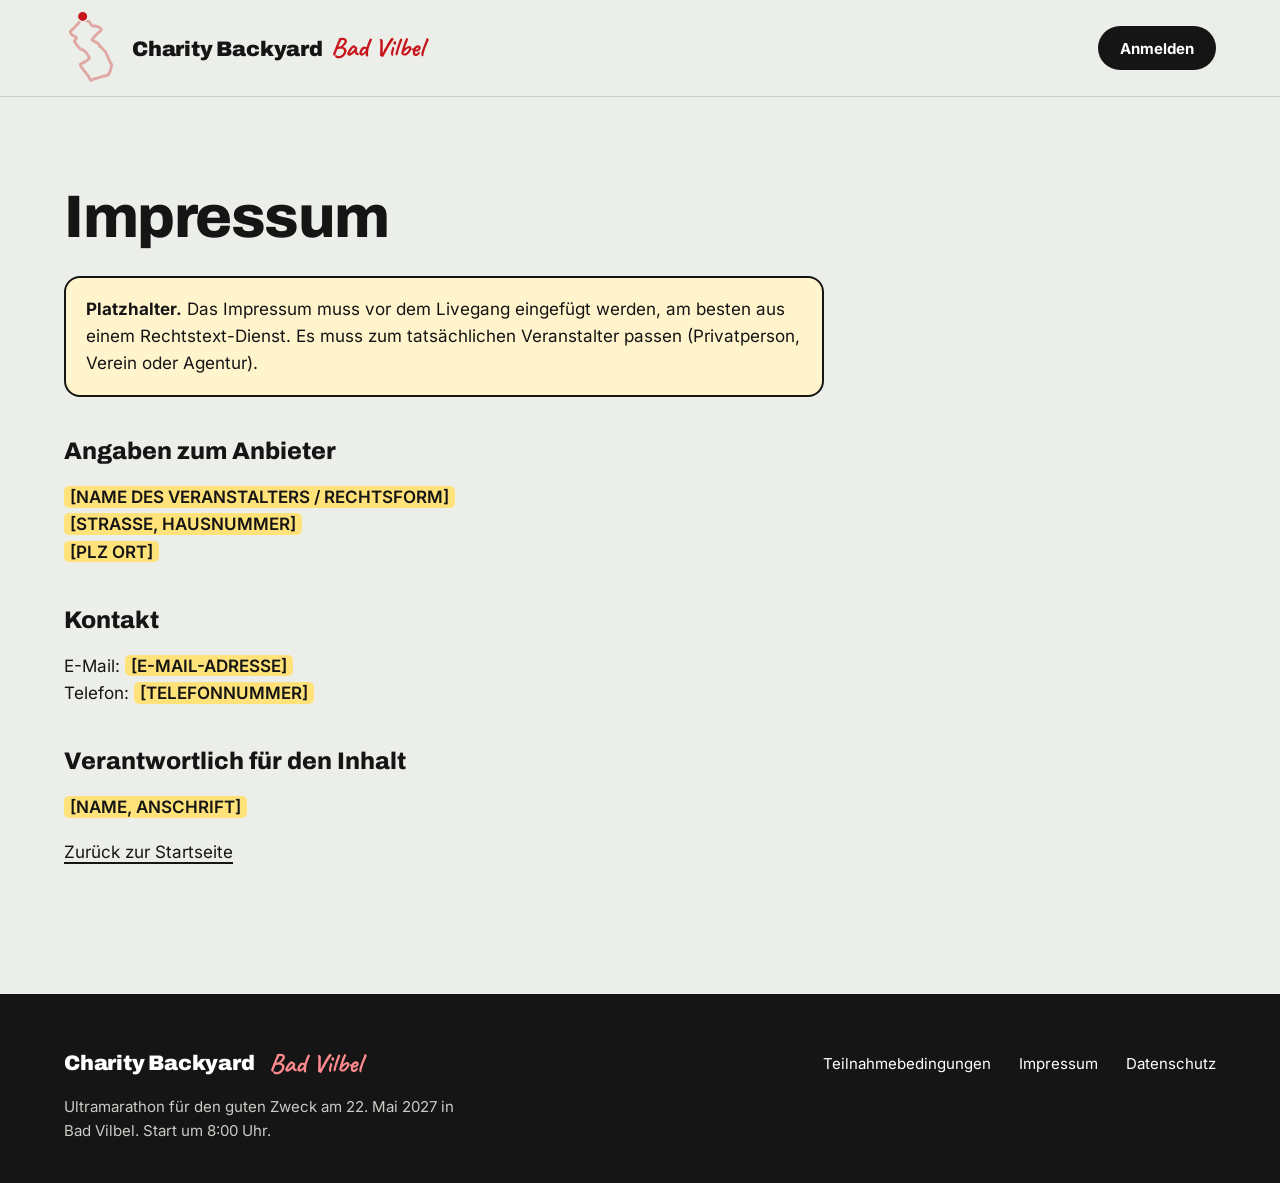
<file: impressum.html>
<!DOCTYPE html>
<html lang="de">
<head>
  <meta charset="utf-8">
  <meta name="viewport" content="width=device-width, initial-scale=1">
  <title>Impressum | Charity Backyard Bad Vilbel</title>
  <link rel="canonical" href="https://charity-backyard.de/impressum.html">
  <meta name="robots" content="noindex, follow">
  <link rel="icon" href="favicon.ico" sizes="any">
  <link rel="icon" href="favicon.svg" type="image/svg+xml">
  <meta name="theme-color" content="#ECEEE9">
  <link rel="stylesheet" href="assets/css/style.css">
</head>
<body>
<a class="skip" href="#inhalt">Zum Inhalt springen</a>
<header class="header is-stuck">
  <div class="wrap header__inner">
    <a class="brand" href="index.html" aria-label="Charity Backyard Bad Vilbel, zur Startseite"><svg class="brand__logo" viewBox="-110 -110 1560 2250" aria-hidden="true" focusable="false"><path class="route-base" d="M429 103 L437 159 L427 163 L417 171 L371 227 L323 275 L310 297 L288 322 L174 442 L92 514 L74 537 L72 558 L85 592 L129 642 L161 662 L218 685 L240 707 L243 729 L239 752 L225 770 L195 796 L190 805 L189 816 L200 839 L260 925 L302 981 L364 1047 L381 1055 L422 1062 L462 1083 L521 1138 L563 1196 L596 1248 L620 1296 L623 1309 L619 1321 L558 1376 L528 1390 L480 1417 L472 1429 L467 1447 L444 1439 L431 1439 L378 1467 L364 1482 L360 1502 L368 1524 L458 1660 L506 1715 L608 1848 L622 1881 L652 1934 L666 1945 L680 1947 L691 1943 L714 1926 L804 1891 L854 1881 L916 1861 L960 1852 L1051 1820 L1085 1817 L1163 1789 L1173 1778 L1211 1708 L1232 1658 L1237 1616 L1266 1522 L1268 1506 L1262 1491 L1206 1389 L1170 1317 L1140 1240 L1090 1132 L1034 1069 L980 1014 L959 988 L946 980 L924 976 L923 948 L917 935 L900 915 L856 874 L830 856 L784 837 L757 818 L736 808 L705 784 L700 778 L704 762 L739 724 L773 679 L824 634 L851 602 L901 553 L940 526 L960 505 L968 487 L963 468 L940 445 L920 433 L899 412 L883 403 L800 381 L726 380 L711 376 L663 332 L635 277 L623 263 L594 244 L548 233 L502 211 L488 199 L460 165 L450 160 L437 159 Z"/><path class="route-done" id="route-done" d="M429 103 L437 159 L427 163 L417 171 L371 227 L323 275 L310 297 L288 322 L174 442 L92 514 L74 537 L72 558 L85 592 L129 642 L161 662 L218 685 L240 707 L243 729 L239 752 L225 770 L195 796 L190 805 L189 816 L200 839 L260 925 L302 981 L364 1047 L381 1055 L422 1062 L462 1083 L521 1138 L563 1196 L596 1248 L620 1296 L623 1309 L619 1321 L558 1376 L528 1390 L480 1417 L472 1429 L467 1447 L444 1439 L431 1439 L378 1467 L364 1482 L360 1502 L368 1524 L458 1660 L506 1715 L608 1848 L622 1881 L652 1934 L666 1945 L680 1947 L691 1943 L714 1926 L804 1891 L854 1881 L916 1861 L960 1852 L1051 1820 L1085 1817 L1163 1789 L1173 1778 L1211 1708 L1232 1658 L1237 1616 L1266 1522 L1268 1506 L1262 1491 L1206 1389 L1170 1317 L1140 1240 L1090 1132 L1034 1069 L980 1014 L959 988 L946 980 L924 976 L923 948 L917 935 L900 915 L856 874 L830 856 L784 837 L757 818 L736 808 L705 784 L700 778 L704 762 L739 724 L773 679 L824 634 L851 602 L901 553 L940 526 L960 505 L968 487 L963 468 L940 445 L920 433 L899 412 L883 403 L800 381 L726 380 L711 376 L663 332 L635 277 L623 263 L594 244 L548 233 L502 211 L488 199 L460 165 L450 160 L437 159 Z" pathLength="1000"/><circle class="route-dot" id="route-dot" cx="429" cy="103" r="150"/></svg><span class="brand__text">Charity Backyard <span class="brand__place">Bad Vilbel</span></span></a>
    <a class="btn btn--ink btn--small" href="index.html#anmeldung">Anmelden</a>
  </div>
</header>
<main id="inhalt" class="legal">
  <div class="wrap">
    <div class="legal__body">
      <h1>Impressum</h1>
      <p class="note"><strong>Platzhalter.</strong> Das Impressum muss vor dem Livegang eingefügt werden, am besten aus einem Rechtstext-Dienst. Es muss zum tatsächlichen Veranstalter passen (Privatperson, Verein oder Agentur).</p>
      <h2>Angaben zum Anbieter</h2>
      <p><mark class="todo">[NAME DES VERANSTALTERS / RECHTSFORM]</mark><br><mark class="todo">[STRASSE, HAUSNUMMER]</mark><br><mark class="todo">[PLZ ORT]</mark></p>
      <h2>Kontakt</h2>
      <p>E-Mail: <mark class="todo">[E-MAIL-ADRESSE]</mark><br>Telefon: <mark class="todo">[TELEFONNUMMER]</mark></p>
      <h2>Verantwortlich für den Inhalt</h2>
      <p><mark class="todo">[NAME, ANSCHRIFT]</mark></p>
      <p><a href="index.html">Zurück zur Startseite</a></p>
    </div>
  </div>
</main>
<footer class="footer">
  <div class="wrap">
    <div class="footer__grid">
      <div class="footer__about">
        <a class="brand" href="index.html">Charity Backyard <span class="brand__place">Bad Vilbel</span></a>
        <p>Ultramarathon für den guten Zweck am 22. Mai 2027 in Bad Vilbel. Start um 8:00 Uhr.</p>
      </div>
      <nav class="footer__links" aria-label="Rechtliches">
        <a href="teilnahmebedingungen.html">Teilnahmebedingungen</a>
        <a href="impressum.html">Impressum</a>
        <a href="datenschutz.html">Datenschutz</a>
      </nav>
    </div>
  </div>
</footer>
</body>
</html>
</file>
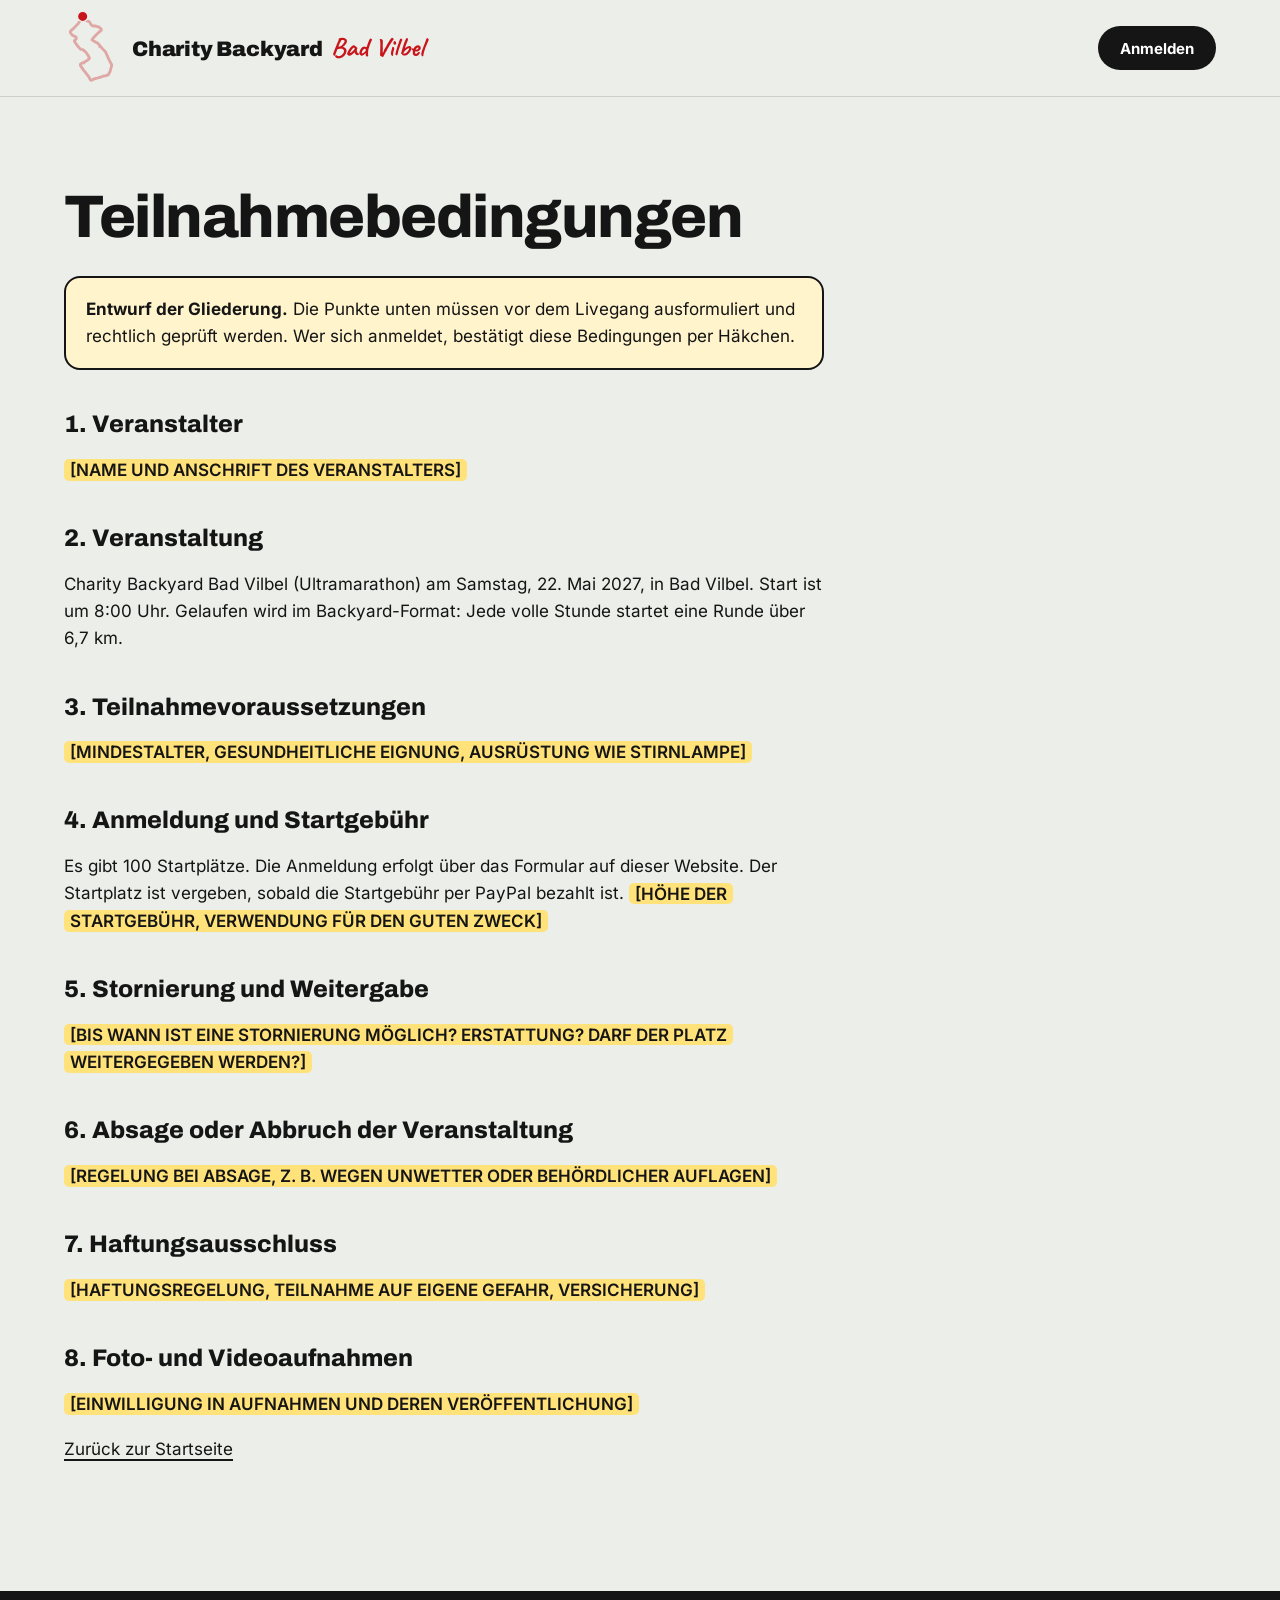
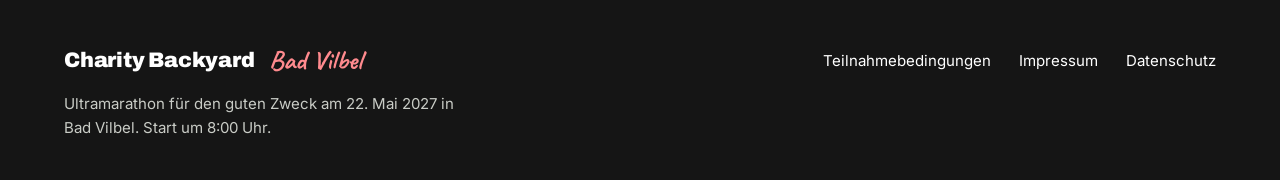
<file: teilnahmebedingungen.html>
<!DOCTYPE html>
<html lang="de">
<head>
  <meta charset="utf-8">
  <meta name="viewport" content="width=device-width, initial-scale=1">
  <title>Teilnahmebedingungen | Charity Backyard Bad Vilbel</title>
  <link rel="canonical" href="https://charity-backyard.de/teilnahmebedingungen.html">
  <meta name="robots" content="noindex, follow">
  <link rel="icon" href="favicon.ico" sizes="any">
  <link rel="icon" href="favicon.svg" type="image/svg+xml">
  <meta name="theme-color" content="#ECEEE9">
  <link rel="stylesheet" href="assets/css/style.css">
</head>
<body>
<a class="skip" href="#inhalt">Zum Inhalt springen</a>
<header class="header is-stuck">
  <div class="wrap header__inner">
    <a class="brand" href="index.html" aria-label="Charity Backyard Bad Vilbel, zur Startseite"><svg class="brand__logo" viewBox="-110 -110 1560 2250" aria-hidden="true" focusable="false"><path class="route-base" d="M429 103 L437 159 L427 163 L417 171 L371 227 L323 275 L310 297 L288 322 L174 442 L92 514 L74 537 L72 558 L85 592 L129 642 L161 662 L218 685 L240 707 L243 729 L239 752 L225 770 L195 796 L190 805 L189 816 L200 839 L260 925 L302 981 L364 1047 L381 1055 L422 1062 L462 1083 L521 1138 L563 1196 L596 1248 L620 1296 L623 1309 L619 1321 L558 1376 L528 1390 L480 1417 L472 1429 L467 1447 L444 1439 L431 1439 L378 1467 L364 1482 L360 1502 L368 1524 L458 1660 L506 1715 L608 1848 L622 1881 L652 1934 L666 1945 L680 1947 L691 1943 L714 1926 L804 1891 L854 1881 L916 1861 L960 1852 L1051 1820 L1085 1817 L1163 1789 L1173 1778 L1211 1708 L1232 1658 L1237 1616 L1266 1522 L1268 1506 L1262 1491 L1206 1389 L1170 1317 L1140 1240 L1090 1132 L1034 1069 L980 1014 L959 988 L946 980 L924 976 L923 948 L917 935 L900 915 L856 874 L830 856 L784 837 L757 818 L736 808 L705 784 L700 778 L704 762 L739 724 L773 679 L824 634 L851 602 L901 553 L940 526 L960 505 L968 487 L963 468 L940 445 L920 433 L899 412 L883 403 L800 381 L726 380 L711 376 L663 332 L635 277 L623 263 L594 244 L548 233 L502 211 L488 199 L460 165 L450 160 L437 159 Z"/><path class="route-done" id="route-done" d="M429 103 L437 159 L427 163 L417 171 L371 227 L323 275 L310 297 L288 322 L174 442 L92 514 L74 537 L72 558 L85 592 L129 642 L161 662 L218 685 L240 707 L243 729 L239 752 L225 770 L195 796 L190 805 L189 816 L200 839 L260 925 L302 981 L364 1047 L381 1055 L422 1062 L462 1083 L521 1138 L563 1196 L596 1248 L620 1296 L623 1309 L619 1321 L558 1376 L528 1390 L480 1417 L472 1429 L467 1447 L444 1439 L431 1439 L378 1467 L364 1482 L360 1502 L368 1524 L458 1660 L506 1715 L608 1848 L622 1881 L652 1934 L666 1945 L680 1947 L691 1943 L714 1926 L804 1891 L854 1881 L916 1861 L960 1852 L1051 1820 L1085 1817 L1163 1789 L1173 1778 L1211 1708 L1232 1658 L1237 1616 L1266 1522 L1268 1506 L1262 1491 L1206 1389 L1170 1317 L1140 1240 L1090 1132 L1034 1069 L980 1014 L959 988 L946 980 L924 976 L923 948 L917 935 L900 915 L856 874 L830 856 L784 837 L757 818 L736 808 L705 784 L700 778 L704 762 L739 724 L773 679 L824 634 L851 602 L901 553 L940 526 L960 505 L968 487 L963 468 L940 445 L920 433 L899 412 L883 403 L800 381 L726 380 L711 376 L663 332 L635 277 L623 263 L594 244 L548 233 L502 211 L488 199 L460 165 L450 160 L437 159 Z" pathLength="1000"/><circle class="route-dot" id="route-dot" cx="429" cy="103" r="150"/></svg><span class="brand__text">Charity Backyard <span class="brand__place">Bad Vilbel</span></span></a>
    <a class="btn btn--ink btn--small" href="index.html#anmeldung">Anmelden</a>
  </div>
</header>
<main id="inhalt" class="legal">
  <div class="wrap">
    <div class="legal__body">
      <h1>Teilnahmebedingungen</h1>
      <p class="note"><strong>Entwurf der Gliederung.</strong> Die Punkte unten müssen vor dem Livegang ausformuliert und rechtlich geprüft werden. Wer sich anmeldet, bestätigt diese Bedingungen per Häkchen.</p>
      <h2>1. Veranstalter</h2>
      <p><mark class="todo">[NAME UND ANSCHRIFT DES VERANSTALTERS]</mark></p>
      <h2>2. Veranstaltung</h2>
      <p>Charity Backyard Bad Vilbel (Ultramarathon) am Samstag, 22. Mai 2027, in Bad Vilbel. Start ist um 8:00 Uhr. Gelaufen wird im Backyard-Format: Jede volle Stunde startet eine Runde über 6,7 km.</p>
      <h2>3. Teilnahmevoraussetzungen</h2>
      <p><mark class="todo">[MINDESTALTER, GESUNDHEITLICHE EIGNUNG, AUSRÜSTUNG WIE STIRNLAMPE]</mark></p>
      <h2>4. Anmeldung und Startgebühr</h2>
      <p>Es gibt 100 Startplätze. Die Anmeldung erfolgt über das Formular auf dieser Website. Der Startplatz ist vergeben, sobald die Startgebühr per PayPal bezahlt ist. <mark class="todo">[HÖHE DER STARTGEBÜHR, VERWENDUNG FÜR DEN GUTEN ZWECK]</mark></p>
      <h2>5. Stornierung und Weitergabe</h2>
      <p><mark class="todo">[BIS WANN IST EINE STORNIERUNG MÖGLICH? ERSTATTUNG? DARF DER PLATZ WEITERGEGEBEN WERDEN?]</mark></p>
      <h2>6. Absage oder Abbruch der Veranstaltung</h2>
      <p><mark class="todo">[REGELUNG BEI ABSAGE, Z. B. WEGEN UNWETTER ODER BEHÖRDLICHER AUFLAGEN]</mark></p>
      <h2>7. Haftungsausschluss</h2>
      <p><mark class="todo">[HAFTUNGSREGELUNG, TEILNAHME AUF EIGENE GEFAHR, VERSICHERUNG]</mark></p>
      <h2>8. Foto- und Videoaufnahmen</h2>
      <p><mark class="todo">[EINWILLIGUNG IN AUFNAHMEN UND DEREN VERÖFFENTLICHUNG]</mark></p>
      <p><a href="index.html">Zurück zur Startseite</a></p>
    </div>
  </div>
</main>
<footer class="footer">
  <div class="wrap">
    <div class="footer__grid">
      <div class="footer__about">
        <a class="brand" href="index.html">Charity Backyard <span class="brand__place">Bad Vilbel</span></a>
        <p>Ultramarathon für den guten Zweck am 22. Mai 2027 in Bad Vilbel. Start um 8:00 Uhr.</p>
      </div>
      <nav class="footer__links" aria-label="Rechtliches">
        <a href="teilnahmebedingungen.html">Teilnahmebedingungen</a>
        <a href="impressum.html">Impressum</a>
        <a href="datenschutz.html">Datenschutz</a>
      </nav>
    </div>
  </div>
</footer>
</body>
</html>
</file>
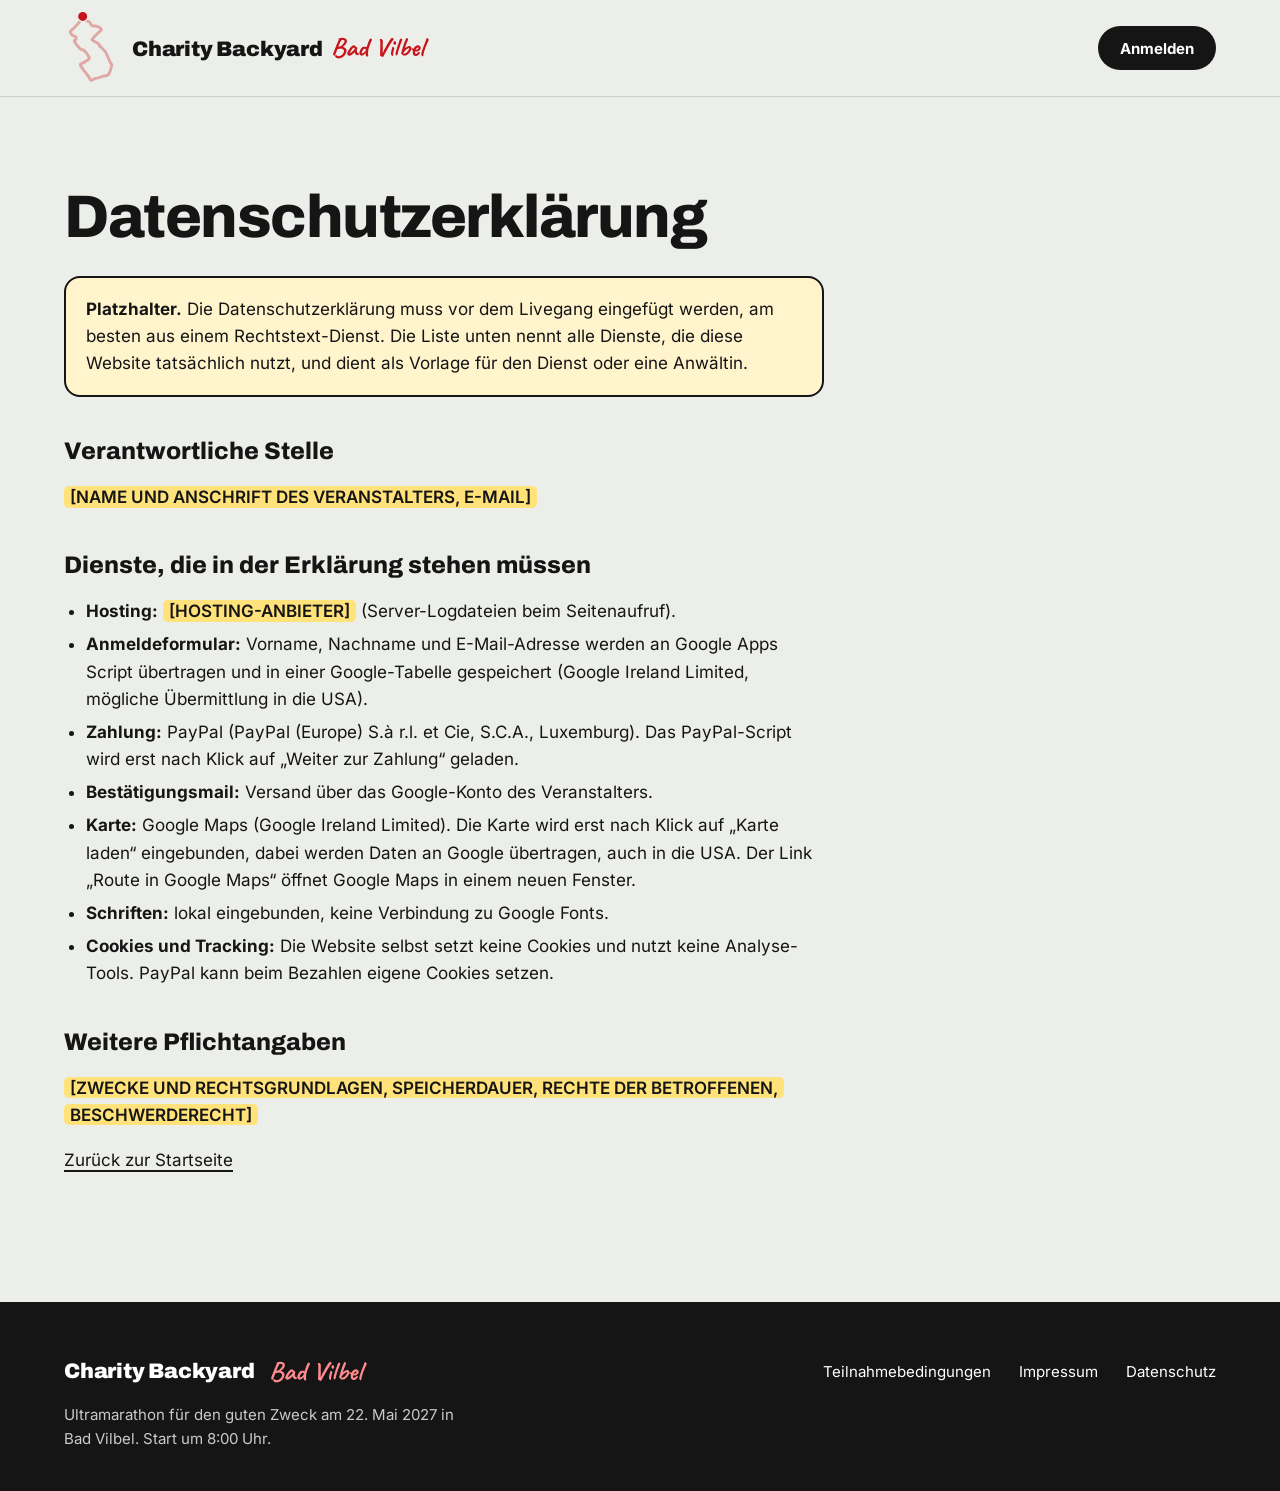
<file: website/datenschutz.html>
<!DOCTYPE html>
<html lang="de">
<head>
  <meta charset="utf-8">
  <meta name="viewport" content="width=device-width, initial-scale=1">
  <title>Datenschutz | Charity Backyard Bad Vilbel</title>
  <link rel="canonical" href="https://www.DEINE-DOMAIN.de/datenschutz.html">
  <meta name="robots" content="noindex, follow">
  <link rel="icon" href="favicon.ico" sizes="any">
  <link rel="icon" href="favicon.svg" type="image/svg+xml">
  <meta name="theme-color" content="#ECEEE9">
  <link rel="stylesheet" href="assets/css/style.css">
</head>
<body>
<a class="skip" href="#inhalt">Zum Inhalt springen</a>
<header class="header is-stuck">
  <div class="wrap header__inner">
    <a class="brand" href="index.html" aria-label="Charity Backyard Bad Vilbel, zur Startseite"><svg class="brand__logo" viewBox="-110 -110 1560 2250" aria-hidden="true" focusable="false"><path class="route-base" d="M429 103 L437 159 L427 163 L417 171 L371 227 L323 275 L310 297 L288 322 L174 442 L92 514 L74 537 L72 558 L85 592 L129 642 L161 662 L218 685 L240 707 L243 729 L239 752 L225 770 L195 796 L190 805 L189 816 L200 839 L260 925 L302 981 L364 1047 L381 1055 L422 1062 L462 1083 L521 1138 L563 1196 L596 1248 L620 1296 L623 1309 L619 1321 L558 1376 L528 1390 L480 1417 L472 1429 L467 1447 L444 1439 L431 1439 L378 1467 L364 1482 L360 1502 L368 1524 L458 1660 L506 1715 L608 1848 L622 1881 L652 1934 L666 1945 L680 1947 L691 1943 L714 1926 L804 1891 L854 1881 L916 1861 L960 1852 L1051 1820 L1085 1817 L1163 1789 L1173 1778 L1211 1708 L1232 1658 L1237 1616 L1266 1522 L1268 1506 L1262 1491 L1206 1389 L1170 1317 L1140 1240 L1090 1132 L1034 1069 L980 1014 L959 988 L946 980 L924 976 L923 948 L917 935 L900 915 L856 874 L830 856 L784 837 L757 818 L736 808 L705 784 L700 778 L704 762 L739 724 L773 679 L824 634 L851 602 L901 553 L940 526 L960 505 L968 487 L963 468 L940 445 L920 433 L899 412 L883 403 L800 381 L726 380 L711 376 L663 332 L635 277 L623 263 L594 244 L548 233 L502 211 L488 199 L460 165 L450 160 L437 159 Z"/><path class="route-done" id="route-done" d="M429 103 L437 159 L427 163 L417 171 L371 227 L323 275 L310 297 L288 322 L174 442 L92 514 L74 537 L72 558 L85 592 L129 642 L161 662 L218 685 L240 707 L243 729 L239 752 L225 770 L195 796 L190 805 L189 816 L200 839 L260 925 L302 981 L364 1047 L381 1055 L422 1062 L462 1083 L521 1138 L563 1196 L596 1248 L620 1296 L623 1309 L619 1321 L558 1376 L528 1390 L480 1417 L472 1429 L467 1447 L444 1439 L431 1439 L378 1467 L364 1482 L360 1502 L368 1524 L458 1660 L506 1715 L608 1848 L622 1881 L652 1934 L666 1945 L680 1947 L691 1943 L714 1926 L804 1891 L854 1881 L916 1861 L960 1852 L1051 1820 L1085 1817 L1163 1789 L1173 1778 L1211 1708 L1232 1658 L1237 1616 L1266 1522 L1268 1506 L1262 1491 L1206 1389 L1170 1317 L1140 1240 L1090 1132 L1034 1069 L980 1014 L959 988 L946 980 L924 976 L923 948 L917 935 L900 915 L856 874 L830 856 L784 837 L757 818 L736 808 L705 784 L700 778 L704 762 L739 724 L773 679 L824 634 L851 602 L901 553 L940 526 L960 505 L968 487 L963 468 L940 445 L920 433 L899 412 L883 403 L800 381 L726 380 L711 376 L663 332 L635 277 L623 263 L594 244 L548 233 L502 211 L488 199 L460 165 L450 160 L437 159 Z" pathLength="1000"/><circle class="route-dot" id="route-dot" cx="429" cy="103" r="150"/></svg><span class="brand__text">Charity Backyard <span class="brand__place">Bad Vilbel</span></span></a>
    <a class="btn btn--ink btn--small" href="index.html#anmeldung">Anmelden</a>
  </div>
</header>
<main id="inhalt" class="legal">
  <div class="wrap">
    <div class="legal__body">
      <h1>Datenschutzerklärung</h1>
      <p class="note"><strong>Platzhalter.</strong> Die Datenschutzerklärung muss vor dem Livegang eingefügt werden, am besten aus einem Rechtstext-Dienst. Die Liste unten nennt alle Dienste, die diese Website tatsächlich nutzt, und dient als Vorlage für den Dienst oder eine Anwältin.</p>
      <h2>Verantwortliche Stelle</h2>
      <p><mark class="todo">[NAME UND ANSCHRIFT DES VERANSTALTERS, E-MAIL]</mark></p>
      <h2>Dienste, die in der Erklärung stehen müssen</h2>
      <ul>
        <li><strong>Hosting:</strong> <mark class="todo">[HOSTING-ANBIETER]</mark> (Server-Logdateien beim Seitenaufruf).</li>
        <li><strong>Anmeldeformular:</strong> Vorname, Nachname und E-Mail-Adresse werden an Google Apps Script übertragen und in einer Google-Tabelle gespeichert (Google Ireland Limited, mögliche Übermittlung in die USA).</li>
        <li><strong>Zahlung:</strong> PayPal (PayPal (Europe) S.à r.l. et Cie, S.C.A., Luxemburg). Das PayPal-Script wird erst nach Klick auf „Weiter zur Zahlung“ geladen.</li>
        <li><strong>Bestätigungsmail:</strong> Versand über das Google-Konto des Veranstalters.</li>
        <li><strong>Karte:</strong> Google Maps (Google Ireland Limited). Die Karte wird erst nach Klick auf „Karte laden“ eingebunden, dabei werden Daten an Google übertragen, auch in die USA. Der Link „Route in Google Maps“ öffnet Google Maps in einem neuen Fenster.</li>
        <li><strong>Schriften:</strong> lokal eingebunden, keine Verbindung zu Google Fonts.</li>
        <li><strong>Cookies und Tracking:</strong> Die Website selbst setzt keine Cookies und nutzt keine Analyse-Tools. PayPal kann beim Bezahlen eigene Cookies setzen.</li>
      </ul>
      <h2>Weitere Pflichtangaben</h2>
      <p><mark class="todo">[ZWECKE UND RECHTSGRUNDLAGEN, SPEICHERDAUER, RECHTE DER BETROFFENEN, BESCHWERDERECHT]</mark></p>
      <p><a href="index.html">Zurück zur Startseite</a></p>
    </div>
  </div>
</main>
<footer class="footer">
  <div class="wrap">
    <div class="footer__grid">
      <div class="footer__about">
        <a class="brand" href="index.html">Charity Backyard <span class="brand__place">Bad Vilbel</span></a>
        <p>Ultramarathon für den guten Zweck am 22. Mai 2027 in Bad Vilbel. Start um 8:00 Uhr.</p>
      </div>
      <nav class="footer__links" aria-label="Rechtliches">
        <a href="teilnahmebedingungen.html">Teilnahmebedingungen</a>
        <a href="impressum.html">Impressum</a>
        <a href="datenschutz.html">Datenschutz</a>
      </nav>
    </div>
  </div>
</footer>
</body>
</html>
</file>
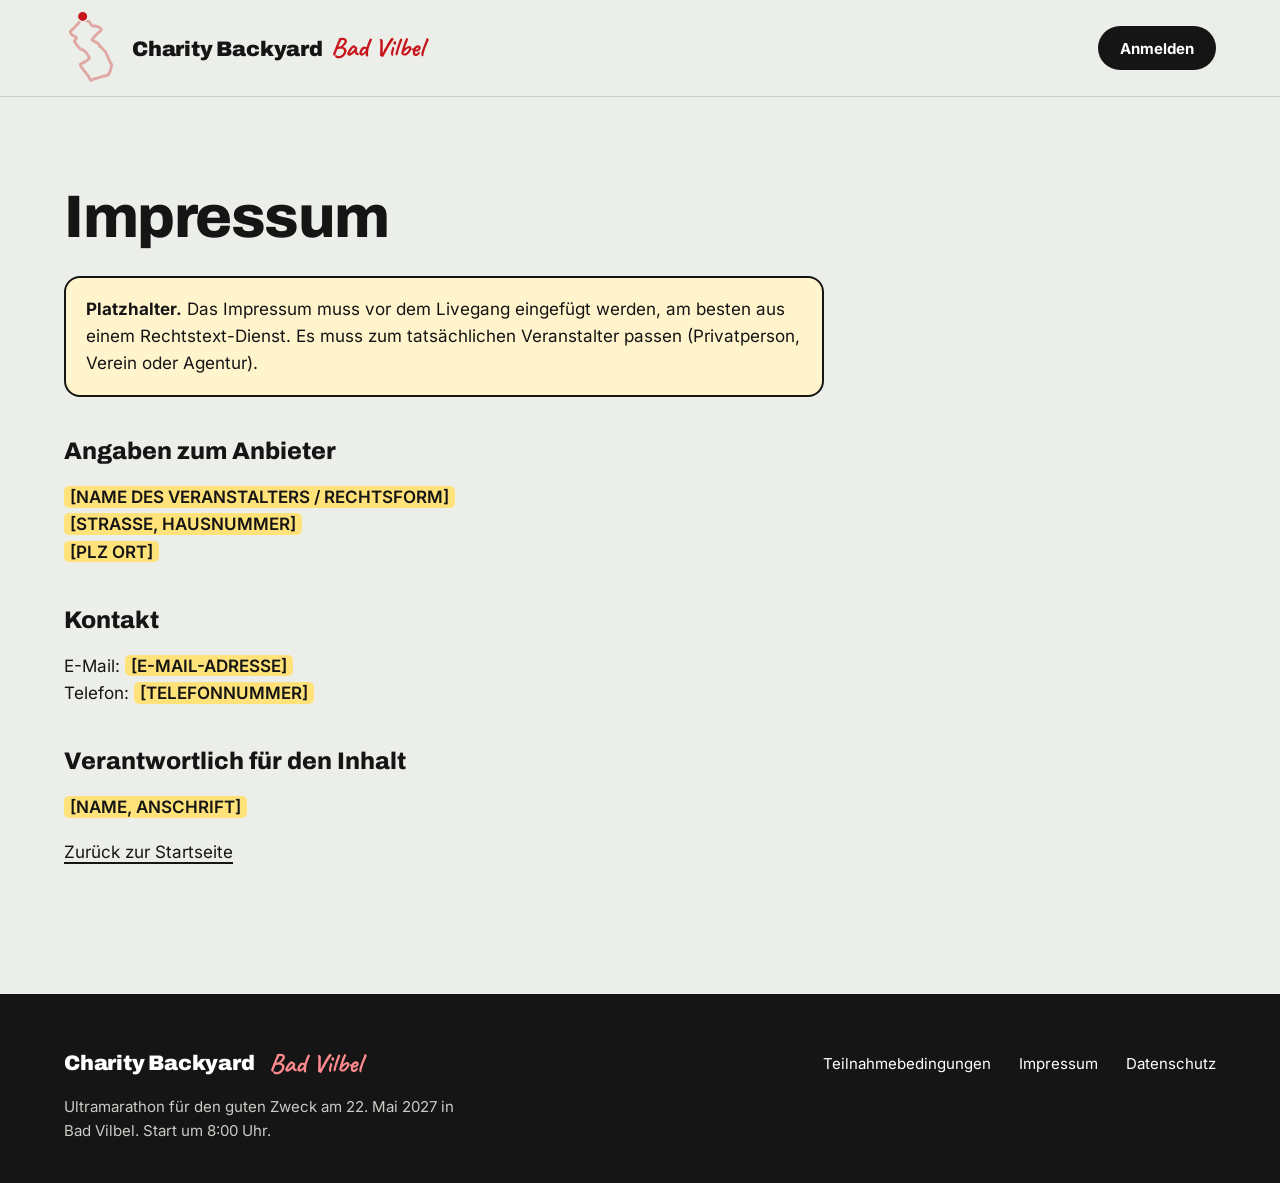
<file: website/impressum.html>
<!DOCTYPE html>
<html lang="de">
<head>
  <meta charset="utf-8">
  <meta name="viewport" content="width=device-width, initial-scale=1">
  <title>Impressum | Charity Backyard Bad Vilbel</title>
  <link rel="canonical" href="https://www.DEINE-DOMAIN.de/impressum.html">
  <meta name="robots" content="noindex, follow">
  <link rel="icon" href="favicon.ico" sizes="any">
  <link rel="icon" href="favicon.svg" type="image/svg+xml">
  <meta name="theme-color" content="#ECEEE9">
  <link rel="stylesheet" href="assets/css/style.css">
</head>
<body>
<a class="skip" href="#inhalt">Zum Inhalt springen</a>
<header class="header is-stuck">
  <div class="wrap header__inner">
    <a class="brand" href="index.html" aria-label="Charity Backyard Bad Vilbel, zur Startseite"><svg class="brand__logo" viewBox="-110 -110 1560 2250" aria-hidden="true" focusable="false"><path class="route-base" d="M429 103 L437 159 L427 163 L417 171 L371 227 L323 275 L310 297 L288 322 L174 442 L92 514 L74 537 L72 558 L85 592 L129 642 L161 662 L218 685 L240 707 L243 729 L239 752 L225 770 L195 796 L190 805 L189 816 L200 839 L260 925 L302 981 L364 1047 L381 1055 L422 1062 L462 1083 L521 1138 L563 1196 L596 1248 L620 1296 L623 1309 L619 1321 L558 1376 L528 1390 L480 1417 L472 1429 L467 1447 L444 1439 L431 1439 L378 1467 L364 1482 L360 1502 L368 1524 L458 1660 L506 1715 L608 1848 L622 1881 L652 1934 L666 1945 L680 1947 L691 1943 L714 1926 L804 1891 L854 1881 L916 1861 L960 1852 L1051 1820 L1085 1817 L1163 1789 L1173 1778 L1211 1708 L1232 1658 L1237 1616 L1266 1522 L1268 1506 L1262 1491 L1206 1389 L1170 1317 L1140 1240 L1090 1132 L1034 1069 L980 1014 L959 988 L946 980 L924 976 L923 948 L917 935 L900 915 L856 874 L830 856 L784 837 L757 818 L736 808 L705 784 L700 778 L704 762 L739 724 L773 679 L824 634 L851 602 L901 553 L940 526 L960 505 L968 487 L963 468 L940 445 L920 433 L899 412 L883 403 L800 381 L726 380 L711 376 L663 332 L635 277 L623 263 L594 244 L548 233 L502 211 L488 199 L460 165 L450 160 L437 159 Z"/><path class="route-done" id="route-done" d="M429 103 L437 159 L427 163 L417 171 L371 227 L323 275 L310 297 L288 322 L174 442 L92 514 L74 537 L72 558 L85 592 L129 642 L161 662 L218 685 L240 707 L243 729 L239 752 L225 770 L195 796 L190 805 L189 816 L200 839 L260 925 L302 981 L364 1047 L381 1055 L422 1062 L462 1083 L521 1138 L563 1196 L596 1248 L620 1296 L623 1309 L619 1321 L558 1376 L528 1390 L480 1417 L472 1429 L467 1447 L444 1439 L431 1439 L378 1467 L364 1482 L360 1502 L368 1524 L458 1660 L506 1715 L608 1848 L622 1881 L652 1934 L666 1945 L680 1947 L691 1943 L714 1926 L804 1891 L854 1881 L916 1861 L960 1852 L1051 1820 L1085 1817 L1163 1789 L1173 1778 L1211 1708 L1232 1658 L1237 1616 L1266 1522 L1268 1506 L1262 1491 L1206 1389 L1170 1317 L1140 1240 L1090 1132 L1034 1069 L980 1014 L959 988 L946 980 L924 976 L923 948 L917 935 L900 915 L856 874 L830 856 L784 837 L757 818 L736 808 L705 784 L700 778 L704 762 L739 724 L773 679 L824 634 L851 602 L901 553 L940 526 L960 505 L968 487 L963 468 L940 445 L920 433 L899 412 L883 403 L800 381 L726 380 L711 376 L663 332 L635 277 L623 263 L594 244 L548 233 L502 211 L488 199 L460 165 L450 160 L437 159 Z" pathLength="1000"/><circle class="route-dot" id="route-dot" cx="429" cy="103" r="150"/></svg><span class="brand__text">Charity Backyard <span class="brand__place">Bad Vilbel</span></span></a>
    <a class="btn btn--ink btn--small" href="index.html#anmeldung">Anmelden</a>
  </div>
</header>
<main id="inhalt" class="legal">
  <div class="wrap">
    <div class="legal__body">
      <h1>Impressum</h1>
      <p class="note"><strong>Platzhalter.</strong> Das Impressum muss vor dem Livegang eingefügt werden, am besten aus einem Rechtstext-Dienst. Es muss zum tatsächlichen Veranstalter passen (Privatperson, Verein oder Agentur).</p>
      <h2>Angaben zum Anbieter</h2>
      <p><mark class="todo">[NAME DES VERANSTALTERS / RECHTSFORM]</mark><br><mark class="todo">[STRASSE, HAUSNUMMER]</mark><br><mark class="todo">[PLZ ORT]</mark></p>
      <h2>Kontakt</h2>
      <p>E-Mail: <mark class="todo">[E-MAIL-ADRESSE]</mark><br>Telefon: <mark class="todo">[TELEFONNUMMER]</mark></p>
      <h2>Verantwortlich für den Inhalt</h2>
      <p><mark class="todo">[NAME, ANSCHRIFT]</mark></p>
      <p><a href="index.html">Zurück zur Startseite</a></p>
    </div>
  </div>
</main>
<footer class="footer">
  <div class="wrap">
    <div class="footer__grid">
      <div class="footer__about">
        <a class="brand" href="index.html">Charity Backyard <span class="brand__place">Bad Vilbel</span></a>
        <p>Ultramarathon für den guten Zweck am 22. Mai 2027 in Bad Vilbel. Start um 8:00 Uhr.</p>
      </div>
      <nav class="footer__links" aria-label="Rechtliches">
        <a href="teilnahmebedingungen.html">Teilnahmebedingungen</a>
        <a href="impressum.html">Impressum</a>
        <a href="datenschutz.html">Datenschutz</a>
      </nav>
    </div>
  </div>
</footer>
</body>
</html>
</file>
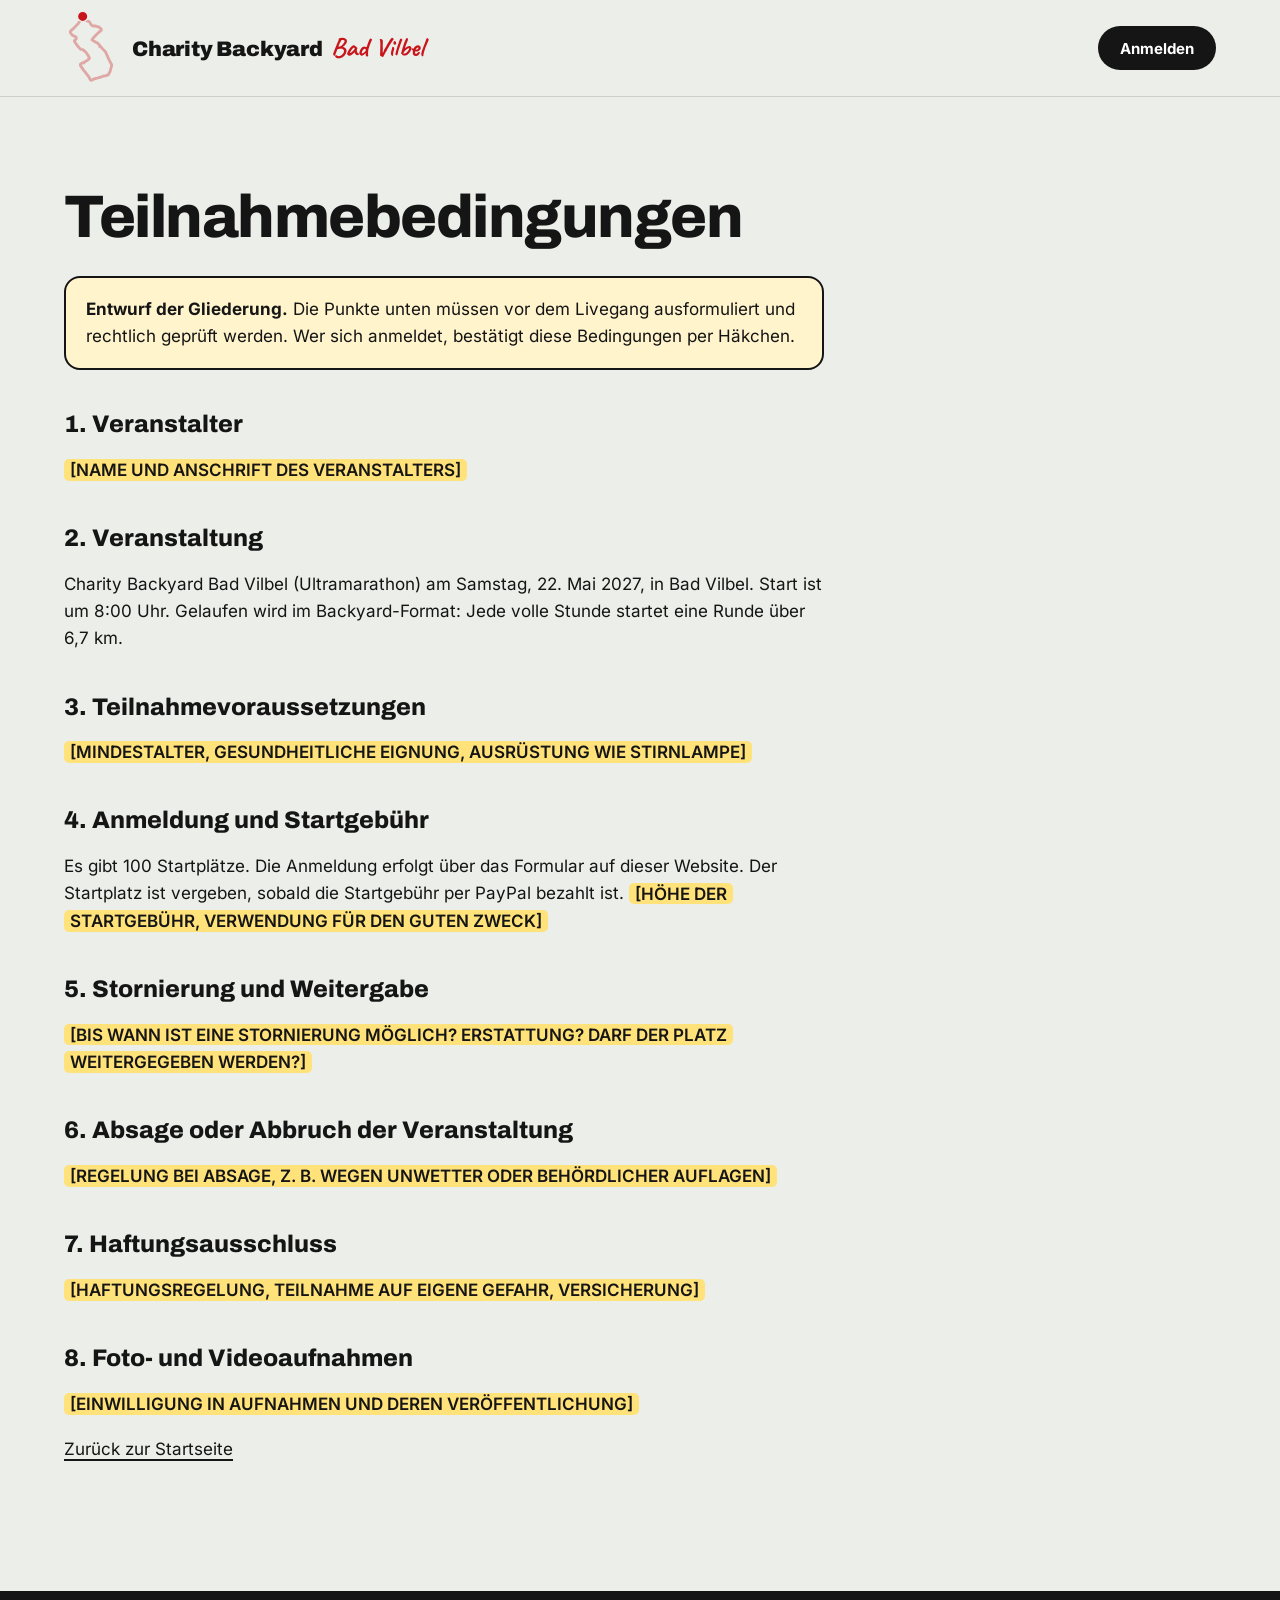
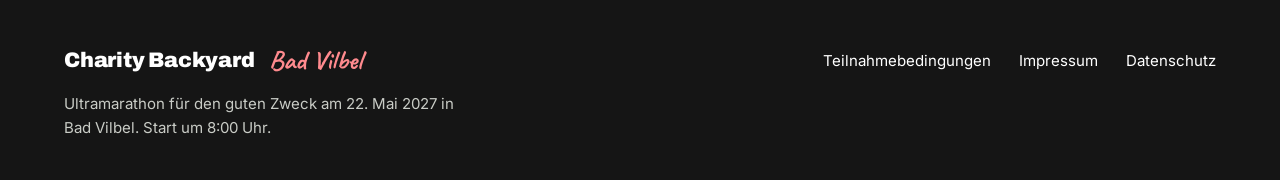
<file: website/teilnahmebedingungen.html>
<!DOCTYPE html>
<html lang="de">
<head>
  <meta charset="utf-8">
  <meta name="viewport" content="width=device-width, initial-scale=1">
  <title>Teilnahmebedingungen | Charity Backyard Bad Vilbel</title>
  <link rel="canonical" href="https://www.DEINE-DOMAIN.de/teilnahmebedingungen.html">
  <meta name="robots" content="noindex, follow">
  <link rel="icon" href="favicon.ico" sizes="any">
  <link rel="icon" href="favicon.svg" type="image/svg+xml">
  <meta name="theme-color" content="#ECEEE9">
  <link rel="stylesheet" href="assets/css/style.css">
</head>
<body>
<a class="skip" href="#inhalt">Zum Inhalt springen</a>
<header class="header is-stuck">
  <div class="wrap header__inner">
    <a class="brand" href="index.html" aria-label="Charity Backyard Bad Vilbel, zur Startseite"><svg class="brand__logo" viewBox="-110 -110 1560 2250" aria-hidden="true" focusable="false"><path class="route-base" d="M429 103 L437 159 L427 163 L417 171 L371 227 L323 275 L310 297 L288 322 L174 442 L92 514 L74 537 L72 558 L85 592 L129 642 L161 662 L218 685 L240 707 L243 729 L239 752 L225 770 L195 796 L190 805 L189 816 L200 839 L260 925 L302 981 L364 1047 L381 1055 L422 1062 L462 1083 L521 1138 L563 1196 L596 1248 L620 1296 L623 1309 L619 1321 L558 1376 L528 1390 L480 1417 L472 1429 L467 1447 L444 1439 L431 1439 L378 1467 L364 1482 L360 1502 L368 1524 L458 1660 L506 1715 L608 1848 L622 1881 L652 1934 L666 1945 L680 1947 L691 1943 L714 1926 L804 1891 L854 1881 L916 1861 L960 1852 L1051 1820 L1085 1817 L1163 1789 L1173 1778 L1211 1708 L1232 1658 L1237 1616 L1266 1522 L1268 1506 L1262 1491 L1206 1389 L1170 1317 L1140 1240 L1090 1132 L1034 1069 L980 1014 L959 988 L946 980 L924 976 L923 948 L917 935 L900 915 L856 874 L830 856 L784 837 L757 818 L736 808 L705 784 L700 778 L704 762 L739 724 L773 679 L824 634 L851 602 L901 553 L940 526 L960 505 L968 487 L963 468 L940 445 L920 433 L899 412 L883 403 L800 381 L726 380 L711 376 L663 332 L635 277 L623 263 L594 244 L548 233 L502 211 L488 199 L460 165 L450 160 L437 159 Z"/><path class="route-done" id="route-done" d="M429 103 L437 159 L427 163 L417 171 L371 227 L323 275 L310 297 L288 322 L174 442 L92 514 L74 537 L72 558 L85 592 L129 642 L161 662 L218 685 L240 707 L243 729 L239 752 L225 770 L195 796 L190 805 L189 816 L200 839 L260 925 L302 981 L364 1047 L381 1055 L422 1062 L462 1083 L521 1138 L563 1196 L596 1248 L620 1296 L623 1309 L619 1321 L558 1376 L528 1390 L480 1417 L472 1429 L467 1447 L444 1439 L431 1439 L378 1467 L364 1482 L360 1502 L368 1524 L458 1660 L506 1715 L608 1848 L622 1881 L652 1934 L666 1945 L680 1947 L691 1943 L714 1926 L804 1891 L854 1881 L916 1861 L960 1852 L1051 1820 L1085 1817 L1163 1789 L1173 1778 L1211 1708 L1232 1658 L1237 1616 L1266 1522 L1268 1506 L1262 1491 L1206 1389 L1170 1317 L1140 1240 L1090 1132 L1034 1069 L980 1014 L959 988 L946 980 L924 976 L923 948 L917 935 L900 915 L856 874 L830 856 L784 837 L757 818 L736 808 L705 784 L700 778 L704 762 L739 724 L773 679 L824 634 L851 602 L901 553 L940 526 L960 505 L968 487 L963 468 L940 445 L920 433 L899 412 L883 403 L800 381 L726 380 L711 376 L663 332 L635 277 L623 263 L594 244 L548 233 L502 211 L488 199 L460 165 L450 160 L437 159 Z" pathLength="1000"/><circle class="route-dot" id="route-dot" cx="429" cy="103" r="150"/></svg><span class="brand__text">Charity Backyard <span class="brand__place">Bad Vilbel</span></span></a>
    <a class="btn btn--ink btn--small" href="index.html#anmeldung">Anmelden</a>
  </div>
</header>
<main id="inhalt" class="legal">
  <div class="wrap">
    <div class="legal__body">
      <h1>Teilnahmebedingungen</h1>
      <p class="note"><strong>Entwurf der Gliederung.</strong> Die Punkte unten müssen vor dem Livegang ausformuliert und rechtlich geprüft werden. Wer sich anmeldet, bestätigt diese Bedingungen per Häkchen.</p>
      <h2>1. Veranstalter</h2>
      <p><mark class="todo">[NAME UND ANSCHRIFT DES VERANSTALTERS]</mark></p>
      <h2>2. Veranstaltung</h2>
      <p>Charity Backyard Bad Vilbel (Ultramarathon) am Samstag, 22. Mai 2027, in Bad Vilbel. Start ist um 8:00 Uhr. Gelaufen wird im Backyard-Format: Jede volle Stunde startet eine Runde über 6,7 km.</p>
      <h2>3. Teilnahmevoraussetzungen</h2>
      <p><mark class="todo">[MINDESTALTER, GESUNDHEITLICHE EIGNUNG, AUSRÜSTUNG WIE STIRNLAMPE]</mark></p>
      <h2>4. Anmeldung und Startgebühr</h2>
      <p>Es gibt 100 Startplätze. Die Anmeldung erfolgt über das Formular auf dieser Website. Der Startplatz ist vergeben, sobald die Startgebühr per PayPal bezahlt ist. <mark class="todo">[HÖHE DER STARTGEBÜHR, VERWENDUNG FÜR DEN GUTEN ZWECK]</mark></p>
      <h2>5. Stornierung und Weitergabe</h2>
      <p><mark class="todo">[BIS WANN IST EINE STORNIERUNG MÖGLICH? ERSTATTUNG? DARF DER PLATZ WEITERGEGEBEN WERDEN?]</mark></p>
      <h2>6. Absage oder Abbruch der Veranstaltung</h2>
      <p><mark class="todo">[REGELUNG BEI ABSAGE, Z. B. WEGEN UNWETTER ODER BEHÖRDLICHER AUFLAGEN]</mark></p>
      <h2>7. Haftungsausschluss</h2>
      <p><mark class="todo">[HAFTUNGSREGELUNG, TEILNAHME AUF EIGENE GEFAHR, VERSICHERUNG]</mark></p>
      <h2>8. Foto- und Videoaufnahmen</h2>
      <p><mark class="todo">[EINWILLIGUNG IN AUFNAHMEN UND DEREN VERÖFFENTLICHUNG]</mark></p>
      <p><a href="index.html">Zurück zur Startseite</a></p>
    </div>
  </div>
</main>
<footer class="footer">
  <div class="wrap">
    <div class="footer__grid">
      <div class="footer__about">
        <a class="brand" href="index.html">Charity Backyard <span class="brand__place">Bad Vilbel</span></a>
        <p>Ultramarathon für den guten Zweck am 22. Mai 2027 in Bad Vilbel. Start um 8:00 Uhr.</p>
      </div>
      <nav class="footer__links" aria-label="Rechtliches">
        <a href="teilnahmebedingungen.html">Teilnahmebedingungen</a>
        <a href="impressum.html">Impressum</a>
        <a href="datenschutz.html">Datenschutz</a>
      </nav>
    </div>
  </div>
</footer>
</body>
</html>
</file>
<file: assets/css/style.css>
/* Backyard Ultra Bad Vilbel – Gestaltung
   Schriften liegen lokal in assets/fonts (keine Verbindung zu Google-Servern). */

@font-face { font-family: "Archivo"; src: url("../fonts/archivo-latin-wght-normal.woff2") format("woff2"); font-weight: 100 900; font-style: normal; font-display: swap; }
@font-face { font-family: "Inter"; src: url("../fonts/inter-latin-wght-normal.woff2") format("woff2"); font-weight: 100 900; font-style: normal; font-display: swap; }
@font-face { font-family: "Caveat"; src: url("../fonts/caveat-latin-wght-normal.woff2") format("woff2"); font-weight: 400 700; font-style: normal; font-display: swap; }
@font-face { font-family: "JetBrains Mono"; src: url("../fonts/jetbrains-mono-latin-wght-normal.woff2") format("woff2"); font-weight: 100 800; font-style: normal; font-display: swap; }

:root {
  --paper: #ECEEE9;
  --white: #FFFFFF;
  --ink: #151515;
  --ink-soft: #3B3B38;
  --muted: #4A4A46;
  --accent: #C8141B;
  --accent-dark: #A30F15;
  --line-soft: #CDD0C9;
  --on-dark-muted: #C9CCC6;
  --ok: #17603F;

  --font-display: "Archivo", "Arial Narrow", Arial, sans-serif;
  --font-body: "Inter", system-ui, -apple-system, "Segoe UI", sans-serif;
  --font-hand: "Caveat", "Segoe Print", cursive;
  --font-mono: "JetBrains Mono", ui-monospace, "SF Mono", Menlo, monospace;

  --wrap: 1240px;
  --gutter: clamp(20px, 5vw, 64px);
  --section: clamp(72px, 10vw, 136px);
  --radius: 20px;
  --radius-lg: 28px;
  --ease: cubic-bezier(0.22, 0.8, 0.26, 1);
}

*, *::before, *::after { box-sizing: border-box; }
html { scroll-behavior: smooth; scroll-padding-top: 108px; -webkit-text-size-adjust: 100%; }
body { margin: 0; background: var(--paper); color: var(--ink); font-family: var(--font-body); font-size: 17px; line-height: 1.6; -webkit-font-smoothing: antialiased; text-rendering: optimizeLegibility; }
img, video, svg { display: block; max-width: 100%; }
h1, h2, h3, p, ul, ol, dl, dd, figure { margin: 0; }
ul, ol { padding: 0; list-style: none; }
a { color: inherit; text-decoration-thickness: 2px; text-underline-offset: 4px; }
a:hover { color: var(--accent-dark); }
button, input { font: inherit; color: inherit; }
:focus-visible { outline: 3px solid var(--accent); outline-offset: 3px; border-radius: 6px; }
::selection { background: var(--accent); color: var(--white); }
[hidden] { display: none !important; }

.skip { position: absolute; left: 16px; top: -80px; z-index: 100; padding: 12px 18px; border-radius: 10px; background: var(--ink); color: var(--white); font-weight: 700; text-decoration: none; transition: top 0.2s var(--ease); }
.skip:focus { top: 12px; color: var(--white); }
.sr-only { position: absolute; width: 1px; height: 1px; padding: 0; margin: -1px; overflow: hidden; clip: rect(0 0 0 0); white-space: nowrap; border: 0; }

.wrap { width: 100%; max-width: calc(var(--wrap) + 2 * var(--gutter)); margin-inline: auto; padding-inline: var(--gutter); }
.section { padding-block: var(--section); }
.section--white { background: var(--white); }
.section--dark { background: var(--ink); color: var(--white); }

.kicker { font-size: 14px; font-weight: 600; letter-spacing: 0.14em; text-transform: uppercase; color: var(--muted); }
.section--dark .kicker { color: var(--on-dark-muted); }
.h2 { font-family: var(--font-display); font-weight: 800; font-size: clamp(34px, 4.2vw, 58px); line-height: 1.04; letter-spacing: -0.022em; text-wrap: balance; }
.lead { font-size: clamp(18px, 1.5vw, 20px); line-height: 1.6; color: var(--ink-soft); max-width: 60ch; }
.section--dark .lead { color: var(--on-dark-muted); }
.hand { font-family: var(--font-hand); font-weight: 700; line-height: 1.1; }
.section-head { display: flex; flex-direction: column; gap: 18px; max-width: 760px; margin-bottom: clamp(36px, 5vw, 64px); }

/* Platzhalter für fehlende Angaben – vor dem Livegang ersetzen */
mark.todo { background: #FFE27A; color: #151515; padding: 0.05em 0.35em; border-radius: 5px; font-style: normal; font-weight: 600; box-decoration-break: clone; -webkit-box-decoration-break: clone; }

/* Buttons */
.btn { display: inline-flex; align-items: center; justify-content: center; gap: 10px; min-height: 56px; padding: 0 30px; border: 2px solid transparent; border-radius: 999px; font-size: 17px; font-weight: 700; line-height: 1; text-decoration: none; cursor: pointer; transition: background-color 0.2s var(--ease), color 0.2s var(--ease), border-color 0.2s var(--ease), transform 0.2s var(--ease); }
.btn svg { width: 18px; height: 18px; transition: transform 0.2s var(--ease); }
.btn:hover svg { transform: translateX(3px); }
.btn:active { transform: translateY(1px); }
.btn--primary { background: var(--accent); color: var(--white); }
.btn--primary:hover { background: var(--accent-dark); color: var(--white); }
.btn--ink { background: var(--ink); color: var(--white); }
.btn--ink:hover { background: #33332F; color: var(--white); }
.btn--ghost { background: transparent; color: inherit; border-color: currentColor; }
.btn--ghost:hover { background: var(--white); color: var(--ink); border-color: var(--white); }
.btn--small { min-height: 44px; padding: 0 20px; font-size: 15px; }
.btn[disabled] { opacity: 0.55; cursor: not-allowed; }

/* Kopfzeile */
.header { position: sticky; top: 0; z-index: 50; background: rgba(236, 238, 233, 0.92); -webkit-backdrop-filter: blur(10px); backdrop-filter: blur(10px); border-bottom: 1px solid transparent; transition: border-color 0.25s var(--ease); }
.header.is-stuck { border-bottom-color: var(--line-soft); }
.header__inner { display: flex; align-items: center; justify-content: space-between; gap: 20px; min-height: 96px; }
.brand { display: inline-flex; align-items: center; gap: 14px; font-family: var(--font-display); font-weight: 900; font-size: 21px; letter-spacing: -0.01em; text-decoration: none; white-space: nowrap; }
.brand__text { display: inline-flex; align-items: baseline; gap: 8px; }
.brand__logo { flex: none; width: auto; height: 78px; overflow: visible; }
.brand__logo path { fill: none; stroke-width: 82; stroke-linecap: round; stroke-linejoin: round; }
.brand__logo .route-base { stroke: var(--accent); opacity: 0.32; }
.brand__logo .route-done { stroke: var(--accent); stroke-dasharray: 1000; stroke-dashoffset: 1000; }
.brand__logo .route-dot { fill: var(--accent); stroke: var(--paper); stroke-width: 40; }
.brand:hover { color: var(--ink); }
.brand__place { font-family: var(--font-hand); font-weight: 700; font-size: 27px; color: var(--accent); letter-spacing: 0; }
.nav { display: flex; align-items: center; gap: 28px; font-size: 15px; font-weight: 500; }
.nav a:not(.btn) { position: relative; padding: 12px 0; text-decoration: none; }
.nav a:not(.btn)::after { content: ""; position: absolute; left: 0; right: 0; bottom: 6px; height: 2px; background: var(--accent); transform: scaleX(0); transform-origin: left; transition: transform 0.25s var(--ease); }
.nav a:not(.btn):hover { color: var(--ink); }
.nav a:not(.btn):hover::after, .nav a[aria-current="true"]::after { transform: scaleX(1); }
.nav-toggle { display: none; width: 48px; height: 48px; margin-right: -10px; padding: 0; border: 0; border-radius: 12px; background: transparent; cursor: pointer; }
.nav-toggle span { display: block; width: 24px; height: 2.5px; margin: 5px auto; border-radius: 2px; background: var(--ink); transition: transform 0.25s var(--ease), opacity 0.2s var(--ease); }
.nav-toggle[aria-expanded="true"] span:nth-child(1) { transform: translateY(7.5px) rotate(45deg); }
.nav-toggle[aria-expanded="true"] span:nth-child(2) { opacity: 0; }
.nav-toggle[aria-expanded="true"] span:nth-child(3) { transform: translateY(-7.5px) rotate(-45deg); }

/* Hero */
.hero { padding-block: clamp(36px, 6vw, 80px) clamp(64px, 8vw, 104px); overflow: hidden; }
.hero__stack { display: flex; flex-direction: column; gap: clamp(28px, 4vw, 52px); }
.hero__title { display: flex; flex-direction: column; align-items: center; text-align: center; }
.hero__name { font-family: var(--font-display); font-weight: 900; font-size: clamp(50px, 9.6vw, 150px); line-height: 0.9; letter-spacing: -0.04em; text-wrap: balance; }
.hero__place { font-family: var(--font-hand); font-weight: 700; font-size: clamp(42px, 5.4vw, 86px); line-height: 1; color: var(--accent); transform: rotate(-3deg); margin-top: 0.04em; }
.hero__bottom { display: grid; grid-template-columns: minmax(0, 1fr) minmax(0, auto); align-items: start; gap: clamp(28px, 5vw, 72px); }
.hero__intro { display: flex; flex-direction: column; gap: 14px; max-width: 560px; }
.hero__tagline { font-family: var(--font-display); font-weight: 800; font-size: clamp(24px, 2.2vw, 32px); line-height: 1.15; letter-spacing: -0.015em; }
.hero .lead { max-width: 50ch; }
.hero__action { display: flex; flex-direction: column; gap: 18px; }
.hero__cta { display: flex; flex-wrap: wrap; align-items: center; gap: 14px 18px; }
.hero__cta .hand { font-size: 30px; color: var(--accent-dark); transform: rotate(-4deg); }

.countdown { display: flex; flex-direction: column; gap: 10px; }
.countdown__tiles { display: grid; grid-template-columns: repeat(4, minmax(0, 1fr)); gap: 10px; max-width: 520px; }
.countdown__tile { display: flex; flex-direction: column; align-items: center; gap: 6px; padding: 14px 6px 12px; border: 2px solid var(--ink); border-radius: 16px; background: var(--white); }
.countdown__value { font-family: var(--font-mono); font-weight: 800; font-size: clamp(28px, 3.3vw, 48px); line-height: 1; letter-spacing: -0.03em; font-variant-numeric: tabular-nums; }
.countdown__label { font-size: 12px; font-weight: 700; letter-spacing: 0.12em; text-transform: uppercase; color: var(--muted); }
.countdown__note { font-size: 26px; }

.hero__visual { position: relative; padding: 4% 0 3% 13%; }
.video-frame { position: relative; aspect-ratio: 16 / 9; overflow: hidden; border: 6px solid var(--white); border-radius: var(--radius-lg); background: #2A2A28; box-shadow: 0 24px 48px -28px rgba(21, 21, 21, 0.45); }
.video-frame video, .video-frame img { width: 100%; height: 100%; object-fit: cover; }
.route-overlay { position: absolute; left: -2%; top: 0; height: 100%; aspect-ratio: 922 / 1400; pointer-events: none; }
.route-overlay img { filter: drop-shadow(0 1px 0 rgba(255, 255, 255, 0.6)); }
.route-overlay img { width: 100%; height: 100%; }
.route-note { position: absolute; left: 52%; top: -6%; font-size: 34px; line-height: 1.05; white-space: nowrap; transform: rotate(-3deg); }
.route-arrow { position: absolute; left: 36%; top: -1.5%; width: 64px; height: 40px; }

/* Format */
.steps { display: grid; grid-template-columns: repeat(4, minmax(0, 1fr)); gap: 16px; counter-reset: step; }
.step { position: relative; display: flex; flex-direction: column; gap: 12px; padding: 26px 24px 28px; border: 2px solid var(--ink); border-radius: var(--radius); background: var(--paper); counter-increment: step; }
.step::before { content: counter(step, decimal-leading-zero); font-family: var(--font-mono); font-weight: 800; font-size: 15px; letter-spacing: 0.06em; color: var(--accent-dark); }
.step h3 { font-family: var(--font-display); font-weight: 800; font-size: 22px; line-height: 1.15; letter-spacing: -0.01em; }
.step p { font-size: 16px; color: var(--ink-soft); }

.laps { margin-top: clamp(40px, 5vw, 64px); display: grid; grid-template-columns: minmax(0, 0.8fr) minmax(0, 1.4fr); gap: clamp(24px, 4vw, 56px); align-items: start; }
.laps__intro { display: flex; flex-direction: column; gap: 12px; }
.laps__intro h3 { font-family: var(--font-display); font-weight: 800; font-size: clamp(24px, 2.4vw, 32px); line-height: 1.1; letter-spacing: -0.015em; }
.laps__intro p { color: var(--ink-soft); }
.laps__table { width: 100%; border-collapse: collapse; font-variant-numeric: tabular-nums; }
.laps__table caption { text-align: left; }
.laps__table th, .laps__table td { padding: 14px 12px 14px 0; border-bottom: 1px solid var(--line-soft); text-align: left; vertical-align: baseline; }
.laps__table thead th { font-size: 13px; font-weight: 600; letter-spacing: 0.1em; text-transform: uppercase; color: var(--muted); border-bottom: 2px solid var(--ink); }
.laps__table tbody th { font-family: var(--font-mono); font-weight: 800; font-size: 18px; white-space: nowrap; }
.laps__table td:nth-child(2) { font-family: var(--font-mono); font-weight: 700; white-space: nowrap; }
.laps__table td:last-child { color: var(--ink-soft); padding-right: 0; }

/* Strecke */
.course { display: grid; grid-template-columns: minmax(0, 0.9fr) minmax(0, 1.1fr); gap: clamp(32px, 6vw, 88px); align-items: center; }
.course__map { position: relative; justify-self: center; width: min(100%, 440px); padding: 36px 40px 44px; border: 2px solid var(--ink); border-radius: var(--radius-lg); background: var(--white); transform: rotate(-2deg); }
.course__map img { width: 100%; height: auto; }
.course__tag { position: absolute; right: -14px; bottom: 36px; padding: 6px 16px 8px; border-radius: 999px; background: var(--ink); color: var(--white); font-size: 28px; transform: rotate(5deg); }
.course__text { display: flex; flex-direction: column; gap: 22px; }
.facts { display: grid; grid-template-columns: repeat(2, minmax(0, 1fr)); gap: 0 32px; border-top: 2px solid var(--ink); }
.facts div { display: flex; flex-direction: column; gap: 4px; padding: 16px 0; border-bottom: 1px solid var(--line-soft); }
.facts dt { font-size: 13px; font-weight: 600; letter-spacing: 0.1em; text-transform: uppercase; color: var(--muted); }
.facts dd { font-family: var(--font-display); font-weight: 700; font-size: 20px; line-height: 1.25; }

/* Ablauf & Charity */
.split { display: grid; grid-template-columns: repeat(2, minmax(0, 1fr)); gap: clamp(40px, 6vw, 96px); align-items: start; }
.split__col { display: flex; flex-direction: column; gap: 22px; }
.timeline { display: flex; flex-direction: column; margin-top: 6px; }
.timeline li { position: relative; display: grid; grid-template-columns: 176px minmax(0, 1fr); gap: 20px; padding: 0 0 26px 26px; border-left: 2px solid var(--ink); }
.timeline li:last-child { padding-bottom: 0; border-left-color: transparent; }
.timeline li::before { content: ""; position: absolute; left: -8px; top: 5px; width: 14px; height: 14px; border-radius: 50%; background: var(--accent); box-shadow: 0 0 0 4px var(--white); }
.timeline time, .timeline .when { font-family: var(--font-mono); font-weight: 800; font-size: 17px; line-height: 1.5; white-space: nowrap; }
.timeline p { color: var(--ink-soft); }
.timeline strong { display: block; color: var(--ink); font-weight: 700; }
.charity-card { display: flex; flex-direction: column; gap: 18px; padding: clamp(26px, 3vw, 40px); border: 2px solid var(--ink); border-radius: var(--radius-lg); background: var(--paper); }
.charity-card p { color: var(--ink-soft); }
.charity-card .hand { font-size: 30px; color: var(--accent-dark); transform: rotate(-2deg); align-self: flex-start; }

/* Anmeldung */
.signup { display: grid; grid-template-columns: minmax(0, 0.95fr) minmax(0, 1.05fr); gap: clamp(36px, 6vw, 88px); align-items: start; }
.signup__info { display: flex; flex-direction: column; gap: 24px; }
.signup__steps { display: flex; flex-direction: column; gap: 14px; counter-reset: s; margin-top: 4px; }
.signup__steps li { display: grid; grid-template-columns: 40px minmax(0, 1fr); gap: 14px; align-items: start; color: var(--on-dark-muted); counter-increment: s; }
.signup__steps li::before { content: counter(s); display: grid; place-items: center; width: 40px; height: 40px; border: 2px solid var(--white); border-radius: 50%; font-family: var(--font-mono); font-weight: 800; color: var(--white); }
.signup__steps strong { display: block; color: var(--white); }
.status { display: grid; grid-template-columns: auto minmax(0, 1fr) auto; align-items: center; gap: 6px 14px; padding: 16px 20px; border-radius: 16px; background: #24241F; font-weight: 600; }
.status__dot { width: 12px; height: 12px; border-radius: 50%; background: #8A8D86; flex: none; }
.status[data-state="offen"] .status__dot { background: #3DDC84; }
.status[data-state="ausverkauft"] .status__dot, .status[data-state="geschlossen"] .status__dot { background: #FF6B6B; }
.status[data-state="bald"] .status__dot, .status[data-state="vorschau"] .status__dot { background: #FFD34D; }
.status__fee { font-family: var(--font-mono); font-weight: 800; }

.panel { padding: clamp(24px, 3.2vw, 40px); border-radius: var(--radius-lg); background: var(--white); color: var(--ink); }
.panel h3 { font-family: var(--font-display); font-weight: 800; font-size: 26px; line-height: 1.15; letter-spacing: -0.015em; margin-bottom: 6px; }
.panel > p { color: var(--ink-soft); }
.form { display: flex; flex-direction: column; gap: 18px; margin-top: 22px; }
.form__row { display: grid; grid-template-columns: repeat(2, minmax(0, 1fr)); gap: 16px; }
.field { display: flex; flex-direction: column; gap: 6px; }
.field label { font-size: 15px; font-weight: 600; }
.field input { width: 100%; min-height: 54px; padding: 0 16px; border: 2px solid #8B8E87; border-radius: 12px; background: var(--white); font-size: 17px; transition: border-color 0.18s var(--ease), box-shadow 0.18s var(--ease); }
.field input:hover { border-color: var(--ink); }
.field input:focus-visible { outline: none; border-color: var(--ink); box-shadow: 0 0 0 4px rgba(200, 20, 27, 0.25); }
.field input[aria-invalid="true"] { border-color: var(--accent); }
.field__error { display: flex; gap: 6px; font-size: 14px; font-weight: 600; color: var(--accent-dark); }
.hp { position: absolute; left: -9999px; width: 1px; height: 1px; overflow: hidden; }
.check { display: grid; grid-template-columns: 26px minmax(0, 1fr); gap: 12px; align-items: start; font-size: 15px; line-height: 1.5; cursor: pointer; }
.check input { appearance: none; -webkit-appearance: none; width: 26px; height: 26px; margin: 0; border: 2px solid #8B8E87; border-radius: 7px; background: var(--white) center / 16px no-repeat; cursor: pointer; transition: background-color 0.15s var(--ease), border-color 0.15s var(--ease); }
.check input:hover { border-color: var(--ink); }
.check input:checked { border-color: var(--ink); background-color: var(--ink); background-image: url("data:image/svg+xml,%3Csvg xmlns='http://www.w3.org/2000/svg' viewBox='0 0 16 16' fill='none' stroke='%23fff' stroke-width='2.4' stroke-linecap='round' stroke-linejoin='round'%3E%3Cpath d='M3 8.5l3.2 3.2L13 4.8'/%3E%3C/svg%3E"); }
.check input[aria-invalid="true"] { border-color: var(--accent); }
.form__hint { font-size: 14px; color: var(--muted); }
.form .btn { align-self: flex-start; }
.alert { display: flex; gap: 12px; padding: 14px 16px; border-radius: 12px; background: #FDECEC; color: #7A0C10; font-size: 15px; font-weight: 600; }
.alert--info { background: #FFF4CC; color: #4D3B00; }
.summary { display: grid; gap: 0; margin: 18px 0 20px; border-top: 2px solid var(--ink); }
.summary div { display: flex; justify-content: space-between; gap: 16px; padding: 12px 0; border-bottom: 1px solid var(--line-soft); }
.summary dt { color: var(--muted); }
.summary dd { font-weight: 600; text-align: right; overflow-wrap: anywhere; }
.linklike { padding: 10px 0; border: 0; background: none; font-weight: 600; text-decoration: underline; text-decoration-thickness: 2px; text-underline-offset: 4px; cursor: pointer; }
.linklike:hover { color: var(--accent-dark); }
#paypal-buttons { min-height: 56px; margin-top: 6px; }
.spinner { width: 22px; height: 22px; border: 3px solid var(--line-soft); border-top-color: var(--ink); border-radius: 50%; animation: spin 0.8s linear infinite; }
.loading { display: flex; align-items: center; gap: 12px; padding: 14px 0; color: var(--muted); font-weight: 600; }
@keyframes spin { to { transform: rotate(360deg); } }
.success { display: flex; flex-direction: column; gap: 16px; }
.success__badge { align-self: flex-start; display: inline-flex; align-items: baseline; gap: 10px; padding: 10px 20px 12px; border: 2px solid var(--ink); border-radius: 16px; font-family: var(--font-mono); font-weight: 800; font-size: 34px; line-height: 1; }
.success__badge small { font-family: var(--font-body); font-size: 13px; font-weight: 700; letter-spacing: 0.12em; text-transform: uppercase; color: var(--muted); }
.success .hand { font-size: 32px; color: var(--ok); }

/* FAQ */
.faq { display: grid; grid-template-columns: minmax(0, 0.7fr) minmax(0, 1.3fr); gap: clamp(32px, 6vw, 88px); align-items: start; }
.faq__list { border-top: 2px solid var(--ink); }
.faq details { border-bottom: 1px solid var(--line-soft); }
.faq summary { display: flex; align-items: center; justify-content: space-between; gap: 20px; padding: 22px 0; font-family: var(--font-display); font-weight: 700; font-size: clamp(18px, 1.6vw, 21px); line-height: 1.3; cursor: pointer; list-style: none; }
.faq summary::-webkit-details-marker { display: none; }
.faq summary::after { content: ""; flex: none; width: 14px; height: 14px; margin-right: 6px; border-right: 2.5px solid var(--ink); border-bottom: 2.5px solid var(--ink); transform: translateY(-3px) rotate(45deg); transition: transform 0.25s var(--ease); }
.faq details[open] summary::after { transform: translateY(3px) rotate(-135deg); }
.faq summary:hover { color: var(--accent-dark); }
.faq details > div { padding: 0 40px 24px 0; color: var(--ink-soft); max-width: 68ch; }
.faq details > div p + p { margin-top: 10px; }

/* Abschluss-Band */
.cta-band { display: flex; flex-wrap: wrap; align-items: center; justify-content: space-between; gap: 24px; padding: clamp(28px, 4vw, 48px); border: 2px solid var(--ink); border-radius: var(--radius-lg); background: var(--white); margin-top: var(--section); }
.cta-band p { font-family: var(--font-display); font-weight: 800; font-size: clamp(24px, 2.6vw, 36px); line-height: 1.1; letter-spacing: -0.015em; max-width: 22ch; text-wrap: balance; }

/* Tagesablauf */
.day { display: grid; grid-template-columns: minmax(0, 0.8fr) minmax(0, 1.2fr); gap: clamp(36px, 6vw, 88px); align-items: start; }
.day__head { margin-bottom: 0; position: sticky; top: 124px; }
.day__note { display: flex; flex-direction: column; gap: 4px; margin-top: 8px; padding: 20px 22px; border: 2px solid var(--ink); border-radius: var(--radius); background: var(--white); }
.day__note .hand { font-size: 30px; color: var(--accent-dark); }
.timeline--day li { padding-bottom: 30px; }

/* Anreise */
.travel { display: grid; grid-template-columns: minmax(0, 0.85fr) minmax(0, 1.15fr); gap: clamp(28px, 4vw, 56px); align-items: stretch; }
.travel__info { display: flex; flex-direction: column; gap: 24px; }
.travel__address { display: flex; flex-direction: column; gap: 4px; padding: 24px 26px; border: 2px solid var(--ink); border-radius: var(--radius); background: var(--white); font-style: normal; font-size: 18px; line-height: 1.5; }
.travel__address .kicker { margin-bottom: 6px; }
.travel__address strong { font-family: var(--font-display); font-weight: 800; font-size: 22px; }
.travel__modes { display: flex; flex-direction: column; border-top: 2px solid var(--ink); }
.travel__modes li { display: flex; flex-direction: column; gap: 4px; padding: 16px 0; border-bottom: 1px solid var(--line-soft); }
.travel__modes h3 { font-family: var(--font-display); font-weight: 700; font-size: 18px; }
.travel__modes p { color: var(--ink-soft); }
.map { position: relative; min-height: 440px; overflow: hidden; border: 2px solid var(--ink); border-radius: var(--radius-lg); background: #DDE1D9 repeating-linear-gradient(45deg, transparent 0 22px, rgba(21,21,21,0.04) 22px 23px); }
.map iframe { position: absolute; inset: 0; width: 100%; height: 100%; border: 0; }
.map__consent { position: absolute; inset: 0; display: flex; flex-direction: column; align-items: center; justify-content: center; gap: 12px; padding: 32px; text-align: center; color: var(--ink-soft); }
.map__consent svg { width: 44px; height: 44px; color: var(--accent); }
.map__title { font-family: var(--font-display); font-weight: 800; font-size: 22px; color: var(--ink); }
.map__consent p { max-width: 38ch; }
.map__consent .btn { margin-top: 6px; }

/* Checklisten (Was wir stellen, Packliste) */
.checklist { display: flex; flex-direction: column; gap: 0; border-top: 2px solid var(--ink); }
.checklist li { display: grid; grid-template-columns: 26px minmax(0, 1fr); gap: 12px; align-items: start; padding: 13px 0; border-bottom: 1px solid var(--line-soft); color: var(--ink-soft); }
.checklist li strong { color: var(--ink); font-weight: 700; }
.checklist .tick { width: 22px; height: 22px; margin-top: 2px; padding: 3px; border-radius: 50%; background: var(--ink); color: var(--white); }
.packlist { display: flex; flex-direction: column; gap: 22px; }
.packlist__group h3 { font-family: var(--font-display); font-weight: 800; font-size: 15px; letter-spacing: 0.12em; text-transform: uppercase; margin-bottom: 8px; }
.packlist__group--must h3 { color: var(--accent-dark); }
.packlist__group--must .tick { background: var(--accent); }
.packlist__hint { font-size: 30px; color: var(--accent-dark); transform: rotate(-2deg); align-self: flex-start; }
.draft-note { font-size: 14px; }

/* Rückblick */
.review { display: grid; grid-template-columns: minmax(0, 1.1fr) minmax(0, 0.9fr); gap: clamp(28px, 5vw, 72px); align-items: end; margin-bottom: clamp(28px, 4vw, 48px); }
.review__head { margin-bottom: 0; }
.review__stats { display: grid; gap: 0; border-top: 2px solid var(--ink); }
.review__stats div { display: flex; justify-content: space-between; align-items: baseline; gap: 16px; padding: 14px 0; border-bottom: 1px solid var(--line-soft); }
.review__stats dt { color: var(--muted); font-size: 15px; }
.review__stats dd { font-family: var(--font-mono); font-weight: 800; font-size: 20px; text-align: right; }
.slideshow { position: relative; }
.slideshow__track { display: flex; overflow-x: auto; scroll-snap-type: x mandatory; scroll-behavior: smooth; scrollbar-width: none; border-radius: var(--radius-lg); background: #2A2A28; aspect-ratio: 16 / 9; }
.slideshow__track::-webkit-scrollbar { display: none; }
.slideshow__track:focus-visible { outline-offset: 4px; }
.slide { flex: 0 0 100%; scroll-snap-align: start; }
.slide img { width: 100%; height: 100%; object-fit: cover; }
.slideshow__bar { display: flex; align-items: center; justify-content: center; gap: 18px; margin-top: 18px; }
.slideshow__btn { display: grid; place-items: center; width: 48px; height: 48px; border: 2px solid var(--ink); border-radius: 50%; background: var(--white); color: var(--ink); cursor: pointer; transition: background-color 0.2s var(--ease), color 0.2s var(--ease); }
.slideshow__btn:hover { background: var(--ink); color: var(--white); }
.slideshow__btn svg { width: 20px; height: 20px; }
.slideshow__dots { display: flex; gap: 4px; }
.slideshow__dot { position: relative; width: 28px; height: 44px; padding: 0; border: 0; background: none; cursor: pointer; }
.slideshow__dot::before { content: ""; position: absolute; left: 50%; top: 50%; width: 10px; height: 10px; margin: -5px 0 0 -5px; border-radius: 50%; background: #9EA29A; transition: transform 0.2s var(--ease), background-color 0.2s var(--ease); }
.slideshow__dot[aria-current="true"]::before { background: var(--accent); transform: scale(1.3); }
.charity-band { display: grid; grid-template-columns: minmax(0, 0.7fr) minmax(0, 1.3fr); gap: 16px 40px; align-items: center; margin-top: clamp(40px, 5vw, 64px); padding: clamp(24px, 3.2vw, 40px); border: 2px solid var(--ink); border-radius: var(--radius-lg); background: var(--white); }
.charity-band h3 { font-family: var(--font-display); font-weight: 800; font-size: clamp(24px, 2.4vw, 32px); line-height: 1.1; letter-spacing: -0.015em; margin-top: 6px; }
.charity-band > p { color: var(--ink-soft); font-size: 18px; }

/* Sponsoren */
.sponsors { display: grid; grid-template-columns: repeat(3, minmax(0, 1fr)); gap: 16px; }
.sponsor { display: flex; flex-direction: column; gap: 12px; padding: 24px; border: 2px solid var(--ink); border-radius: var(--radius); background: var(--paper); }
.sponsor__logo { display: grid; place-items: center; height: 120px; border-radius: 12px; background: var(--white); }
.sponsor h3 { font-family: var(--font-display); font-weight: 800; font-size: 20px; line-height: 1.2; }
.sponsor p { color: var(--ink-soft); font-size: 16px; }
.sponsor-cta { margin-top: 24px; padding: 22px 24px; border-radius: var(--radius); background: var(--paper); color: var(--ink-soft); }
.sponsor-cta strong { color: var(--ink); }

/* Team */
.team { display: grid; grid-template-columns: minmax(0, 1.1fr) minmax(0, 0.9fr); gap: clamp(32px, 6vw, 88px); align-items: center; }
.team__photo { position: relative; aspect-ratio: 3 / 2; overflow: hidden; border: 6px solid var(--white); border-radius: var(--radius-lg); background: #DDE1D9; box-shadow: 0 24px 48px -28px rgba(21, 21, 21, 0.45); transform: rotate(-1.5deg); }
.team__photo img { width: 100%; height: 100%; object-fit: cover; }
.team__placeholder { display: grid; place-items: center; width: 100%; height: 100%; padding: 20px; text-align: center; }
.team__text { display: flex; flex-direction: column; gap: 22px; }
.team__names { display: grid; border-top: 2px solid var(--ink); }
.team__names li { display: flex; justify-content: space-between; flex-wrap: wrap; gap: 4px 16px; padding: 14px 0; border-bottom: 1px solid var(--line-soft); }
.team__names strong { font-family: var(--font-display); font-weight: 800; font-size: 19px; }
.team__names span { color: var(--muted); }
.team__sign { font-size: 30px; color: var(--accent-dark); transform: rotate(-2deg); align-self: flex-start; }

/* Fußzeile */
.footer { background: var(--ink); color: var(--on-dark-muted); padding-block: 48px 40px; font-size: 15px; }
.footer a { color: var(--white); text-decoration: none; }
.footer a:hover { color: var(--white); text-decoration: underline; }
.footer__grid { display: flex; flex-wrap: wrap; justify-content: space-between; gap: 28px 48px; }
.footer .brand { color: var(--white); }
.footer .brand__place { color: #FF8A8E; }
.footer__about { display: flex; flex-direction: column; gap: 10px; max-width: 420px; }
.footer__links { display: flex; flex-wrap: wrap; gap: 6px 28px; align-content: flex-start; }
.footer__links a { padding: 10px 0; }
.footer__legal { margin-top: 32px; padding-top: 20px; border-top: 1px solid #3A3A36; font-size: 14px; }

/* Rechtsseiten */
.legal { padding-block: clamp(48px, 7vw, 96px) var(--section); }
.legal__body { max-width: 760px; display: flex; flex-direction: column; gap: 18px; }
.legal h1 { font-family: var(--font-display); font-weight: 800; font-size: clamp(38px, 5vw, 60px); line-height: 1.02; letter-spacing: -0.025em; margin-bottom: 10px; }
.legal h2 { font-family: var(--font-display); font-weight: 800; font-size: 24px; line-height: 1.2; margin-top: 22px; }
.legal ul { list-style: disc; padding-left: 22px; display: flex; flex-direction: column; gap: 6px; }
.legal .note { padding: 18px 20px; border: 2px solid var(--ink); border-radius: 16px; background: #FFF4CC; }

/* Einblenden beim Scrollen (nur mit JavaScript und ohne reduzierte Bewegung) */
.js .reveal { opacity: 0; transform: translateY(16px); transition: opacity 0.6s var(--ease), transform 0.6s var(--ease); }
.js .reveal.is-in { opacity: 1; transform: none; }

/* Tablet */
@media (max-width: 1040px) {
  .steps { grid-template-columns: repeat(2, minmax(0, 1fr)); }
  .day, .travel, .review, .team, .charity-band { grid-template-columns: minmax(0, 1fr); }
  .day__head { position: static; }
  .sponsors { grid-template-columns: repeat(2, minmax(0, 1fr)); }
  .map { min-height: 360px; }
  .laps, .faq { grid-template-columns: minmax(0, 1fr); }
  .signup { grid-template-columns: minmax(0, 1fr); }
}

@media (max-width: 1180px) {
  .nav-toggle { display: block; }
  .nav { position: absolute; left: 0; right: 0; top: 100%; flex-direction: column; align-items: stretch; gap: 0; padding: 8px var(--gutter) 24px; background: var(--paper); border-bottom: 1px solid var(--line-soft); font-size: 18px; visibility: hidden; opacity: 0; transform: translateY(-8px); transition: opacity 0.22s var(--ease), transform 0.22s var(--ease), visibility 0s linear 0.22s; }
  .nav.is-open { visibility: visible; opacity: 1; transform: none; transition-delay: 0s; }
  .nav a:not(.btn) { padding: 16px 0; border-bottom: 1px solid var(--line-soft); }
  .nav a:not(.btn)::after { display: none; }
  .nav .btn { margin-top: 18px; min-height: 52px; font-size: 17px; }
}

@media (max-width: 900px) {

  .hero__bottom { grid-template-columns: minmax(0, 1fr); }
  .hero__visual { padding: 7% 0 4% 15%; }
  .route-overlay { left: -3%; }
  .video-frame { aspect-ratio: 4 / 3; }
  .route-note { font-size: 26px; }
  .course, .split { grid-template-columns: minmax(0, 1fr); }
  .course__map { width: min(100%, 360px); }
}

@media (max-width: 600px) {
  body { font-size: 16px; }
  .brand { font-size: 17px; gap: 10px; }
  .brand__place { font-size: 23px; }
  .header__inner { min-height: 76px; }
  .brand__logo { height: 56px; }
  html { scroll-padding-top: 88px; }
  .sponsors { grid-template-columns: minmax(0, 1fr); }
  .slideshow__track { aspect-ratio: 4 / 3; border-radius: var(--radius); }
  .review__stats dd { font-size: 17px; white-space: nowrap; }
  .slideshow__dot { width: 22px; }
  .map { min-height: 320px; }
  .brand { font-size: 17px; }
  .brand__place { font-size: 23px; }
  .steps { grid-template-columns: minmax(0, 1fr); }
  .form__row, .facts { grid-template-columns: minmax(0, 1fr); }
  .timeline li { grid-template-columns: minmax(0, 1fr); gap: 2px; }
  .hero__cta .btn, .form .btn, .cta-band .btn { width: 100%; }
  .hero__visual { padding: 12% 0 4% 16%; }
  .route-overlay { left: -8%; }
  .video-frame { aspect-ratio: 1 / 1; border-width: 4px; }
  .route-note { font-size: 21px; top: -2%; white-space: normal; width: 190px; }
  .laps__table td:last-child { display: none; }
  .laps__table thead th:last-child { display: none; }
  .status__fee { grid-column: 2; }
  .faq details > div { padding-right: 0; }
  .course__tag { right: -6px; font-size: 24px; }
}

@media (prefers-reduced-motion: reduce) {
  html { scroll-behavior: auto; }
  *, *::before, *::after { animation-duration: 0.01ms !important; animation-iteration-count: 1 !important; transition-duration: 0.01ms !important; }
  .js .reveal { opacity: 1; transform: none; }
}


/* ---------- Hinweis-Banner (Anmeldestart) ---------- */
.banner { position: fixed; right: 20px; bottom: 20px; z-index: 60; width: min(340px, calc(100vw - 40px)); padding: 20px 22px 22px; border-radius: var(--radius); background: var(--ink); color: var(--white); box-shadow: 0 18px 50px rgba(0, 0, 0, 0.28); animation: banner-in 0.5s var(--ease) both; }
.banner[hidden] { display: none; }
.banner__title { font-family: var(--font-display); font-weight: 800; font-size: 19px; line-height: 1.2; padding-right: 28px; margin-bottom: 6px; }
.banner__text { color: var(--on-dark-muted); font-size: 15px; margin-bottom: 14px; }
.banner__close { position: absolute; top: 8px; right: 8px; width: 36px; height: 36px; border: 0; border-radius: 50%; background: transparent; color: var(--on-dark-muted); font-size: 24px; line-height: 1; cursor: pointer; }
.banner__close:hover { background: #33332F; color: var(--white); }
@keyframes banner-in { from { opacity: 0; transform: translateY(16px); } to { opacity: 1; transform: none; } }
@media (prefers-reduced-motion: reduce) { .banner { animation: none; } }
@media (max-width: 560px) { .banner { right: 12px; bottom: 12px; width: calc(100vw - 24px); } }
</file>
<file: website/assets/css/style.css>
/* Backyard Ultra Bad Vilbel – Gestaltung
   Schriften liegen lokal in assets/fonts (keine Verbindung zu Google-Servern). */

@font-face { font-family: "Archivo"; src: url("../fonts/archivo-latin-wght-normal.woff2") format("woff2"); font-weight: 100 900; font-style: normal; font-display: swap; }
@font-face { font-family: "Inter"; src: url("../fonts/inter-latin-wght-normal.woff2") format("woff2"); font-weight: 100 900; font-style: normal; font-display: swap; }
@font-face { font-family: "Caveat"; src: url("../fonts/caveat-latin-wght-normal.woff2") format("woff2"); font-weight: 400 700; font-style: normal; font-display: swap; }
@font-face { font-family: "JetBrains Mono"; src: url("../fonts/jetbrains-mono-latin-wght-normal.woff2") format("woff2"); font-weight: 100 800; font-style: normal; font-display: swap; }

:root {
  --paper: #ECEEE9;
  --white: #FFFFFF;
  --ink: #151515;
  --ink-soft: #3B3B38;
  --muted: #4A4A46;
  --accent: #C8141B;
  --accent-dark: #A30F15;
  --line-soft: #CDD0C9;
  --on-dark-muted: #C9CCC6;
  --ok: #17603F;

  --font-display: "Archivo", "Arial Narrow", Arial, sans-serif;
  --font-body: "Inter", system-ui, -apple-system, "Segoe UI", sans-serif;
  --font-hand: "Caveat", "Segoe Print", cursive;
  --font-mono: "JetBrains Mono", ui-monospace, "SF Mono", Menlo, monospace;

  --wrap: 1240px;
  --gutter: clamp(20px, 5vw, 64px);
  --section: clamp(72px, 10vw, 136px);
  --radius: 20px;
  --radius-lg: 28px;
  --ease: cubic-bezier(0.22, 0.8, 0.26, 1);
}

*, *::before, *::after { box-sizing: border-box; }
html { scroll-behavior: smooth; scroll-padding-top: 108px; -webkit-text-size-adjust: 100%; }
body { margin: 0; background: var(--paper); color: var(--ink); font-family: var(--font-body); font-size: 17px; line-height: 1.6; -webkit-font-smoothing: antialiased; text-rendering: optimizeLegibility; }
img, video, svg { display: block; max-width: 100%; }
h1, h2, h3, p, ul, ol, dl, dd, figure { margin: 0; }
ul, ol { padding: 0; list-style: none; }
a { color: inherit; text-decoration-thickness: 2px; text-underline-offset: 4px; }
a:hover { color: var(--accent-dark); }
button, input { font: inherit; color: inherit; }
:focus-visible { outline: 3px solid var(--accent); outline-offset: 3px; border-radius: 6px; }
::selection { background: var(--accent); color: var(--white); }
[hidden] { display: none !important; }

.skip { position: absolute; left: 16px; top: -80px; z-index: 100; padding: 12px 18px; border-radius: 10px; background: var(--ink); color: var(--white); font-weight: 700; text-decoration: none; transition: top 0.2s var(--ease); }
.skip:focus { top: 12px; color: var(--white); }
.sr-only { position: absolute; width: 1px; height: 1px; padding: 0; margin: -1px; overflow: hidden; clip: rect(0 0 0 0); white-space: nowrap; border: 0; }

.wrap { width: 100%; max-width: calc(var(--wrap) + 2 * var(--gutter)); margin-inline: auto; padding-inline: var(--gutter); }
.section { padding-block: var(--section); }
.section--white { background: var(--white); }
.section--dark { background: var(--ink); color: var(--white); }

.kicker { font-size: 14px; font-weight: 600; letter-spacing: 0.14em; text-transform: uppercase; color: var(--muted); }
.section--dark .kicker { color: var(--on-dark-muted); }
.h2 { font-family: var(--font-display); font-weight: 800; font-size: clamp(34px, 4.2vw, 58px); line-height: 1.04; letter-spacing: -0.022em; text-wrap: balance; }
.lead { font-size: clamp(18px, 1.5vw, 20px); line-height: 1.6; color: var(--ink-soft); max-width: 60ch; }
.section--dark .lead { color: var(--on-dark-muted); }
.hand { font-family: var(--font-hand); font-weight: 700; line-height: 1.1; }
.section-head { display: flex; flex-direction: column; gap: 18px; max-width: 760px; margin-bottom: clamp(36px, 5vw, 64px); }

/* Platzhalter für fehlende Angaben – vor dem Livegang ersetzen */
mark.todo { background: #FFE27A; color: #151515; padding: 0.05em 0.35em; border-radius: 5px; font-style: normal; font-weight: 600; box-decoration-break: clone; -webkit-box-decoration-break: clone; }

/* Buttons */
.btn { display: inline-flex; align-items: center; justify-content: center; gap: 10px; min-height: 56px; padding: 0 30px; border: 2px solid transparent; border-radius: 999px; font-size: 17px; font-weight: 700; line-height: 1; text-decoration: none; cursor: pointer; transition: background-color 0.2s var(--ease), color 0.2s var(--ease), border-color 0.2s var(--ease), transform 0.2s var(--ease); }
.btn svg { width: 18px; height: 18px; transition: transform 0.2s var(--ease); }
.btn:hover svg { transform: translateX(3px); }
.btn:active { transform: translateY(1px); }
.btn--primary { background: var(--accent); color: var(--white); }
.btn--primary:hover { background: var(--accent-dark); color: var(--white); }
.btn--ink { background: var(--ink); color: var(--white); }
.btn--ink:hover { background: #33332F; color: var(--white); }
.btn--ghost { background: transparent; color: inherit; border-color: currentColor; }
.btn--ghost:hover { background: var(--white); color: var(--ink); border-color: var(--white); }
.btn--small { min-height: 44px; padding: 0 20px; font-size: 15px; }
.btn[disabled] { opacity: 0.55; cursor: not-allowed; }

/* Kopfzeile */
.header { position: sticky; top: 0; z-index: 50; background: rgba(236, 238, 233, 0.92); -webkit-backdrop-filter: blur(10px); backdrop-filter: blur(10px); border-bottom: 1px solid transparent; transition: border-color 0.25s var(--ease); }
.header.is-stuck { border-bottom-color: var(--line-soft); }
.header__inner { display: flex; align-items: center; justify-content: space-between; gap: 20px; min-height: 96px; }
.brand { display: inline-flex; align-items: center; gap: 14px; font-family: var(--font-display); font-weight: 900; font-size: 21px; letter-spacing: -0.01em; text-decoration: none; white-space: nowrap; }
.brand__text { display: inline-flex; align-items: baseline; gap: 8px; }
.brand__logo { flex: none; width: auto; height: 78px; overflow: visible; }
.brand__logo path { fill: none; stroke-width: 82; stroke-linecap: round; stroke-linejoin: round; }
.brand__logo .route-base { stroke: var(--accent); opacity: 0.32; }
.brand__logo .route-done { stroke: var(--accent); stroke-dasharray: 1000; stroke-dashoffset: 1000; }
.brand__logo .route-dot { fill: var(--accent); stroke: var(--paper); stroke-width: 40; }
.brand:hover { color: var(--ink); }
.brand__place { font-family: var(--font-hand); font-weight: 700; font-size: 27px; color: var(--accent); letter-spacing: 0; }
.nav { display: flex; align-items: center; gap: 28px; font-size: 15px; font-weight: 500; }
.nav a:not(.btn) { position: relative; padding: 12px 0; text-decoration: none; }
.nav a:not(.btn)::after { content: ""; position: absolute; left: 0; right: 0; bottom: 6px; height: 2px; background: var(--accent); transform: scaleX(0); transform-origin: left; transition: transform 0.25s var(--ease); }
.nav a:not(.btn):hover { color: var(--ink); }
.nav a:not(.btn):hover::after, .nav a[aria-current="true"]::after { transform: scaleX(1); }
.nav-toggle { display: none; width: 48px; height: 48px; margin-right: -10px; padding: 0; border: 0; border-radius: 12px; background: transparent; cursor: pointer; }
.nav-toggle span { display: block; width: 24px; height: 2.5px; margin: 5px auto; border-radius: 2px; background: var(--ink); transition: transform 0.25s var(--ease), opacity 0.2s var(--ease); }
.nav-toggle[aria-expanded="true"] span:nth-child(1) { transform: translateY(7.5px) rotate(45deg); }
.nav-toggle[aria-expanded="true"] span:nth-child(2) { opacity: 0; }
.nav-toggle[aria-expanded="true"] span:nth-child(3) { transform: translateY(-7.5px) rotate(-45deg); }

/* Hero */
.hero { padding-block: clamp(36px, 6vw, 80px) clamp(64px, 8vw, 104px); overflow: hidden; }
.hero__stack { display: flex; flex-direction: column; gap: clamp(28px, 4vw, 52px); }
.hero__title { display: flex; flex-direction: column; align-items: center; text-align: center; }
.hero__name { font-family: var(--font-display); font-weight: 900; font-size: clamp(50px, 9.6vw, 150px); line-height: 0.9; letter-spacing: -0.04em; text-wrap: balance; }
.hero__place { font-family: var(--font-hand); font-weight: 700; font-size: clamp(42px, 5.4vw, 86px); line-height: 1; color: var(--accent); transform: rotate(-3deg); margin-top: 0.04em; }
.hero__bottom { display: grid; grid-template-columns: minmax(0, 1fr) minmax(0, auto); align-items: start; gap: clamp(28px, 5vw, 72px); }
.hero__intro { display: flex; flex-direction: column; gap: 14px; max-width: 560px; }
.hero__tagline { font-family: var(--font-display); font-weight: 800; font-size: clamp(24px, 2.2vw, 32px); line-height: 1.15; letter-spacing: -0.015em; }
.hero .lead { max-width: 50ch; }
.hero__action { display: flex; flex-direction: column; gap: 18px; }
.hero__cta { display: flex; flex-wrap: wrap; align-items: center; gap: 14px 18px; }
.hero__cta .hand { font-size: 30px; color: var(--accent-dark); transform: rotate(-4deg); }

.countdown { display: flex; flex-direction: column; gap: 10px; }
.countdown__tiles { display: grid; grid-template-columns: repeat(4, minmax(0, 1fr)); gap: 10px; max-width: 520px; }
.countdown__tile { display: flex; flex-direction: column; align-items: center; gap: 6px; padding: 14px 6px 12px; border: 2px solid var(--ink); border-radius: 16px; background: var(--white); }
.countdown__value { font-family: var(--font-mono); font-weight: 800; font-size: clamp(28px, 3.3vw, 48px); line-height: 1; letter-spacing: -0.03em; font-variant-numeric: tabular-nums; }
.countdown__label { font-size: 12px; font-weight: 700; letter-spacing: 0.12em; text-transform: uppercase; color: var(--muted); }
.countdown__note { font-size: 26px; }

.hero__visual { position: relative; padding: 4% 0 3% 13%; }
.video-frame { position: relative; aspect-ratio: 16 / 9; overflow: hidden; border: 6px solid var(--white); border-radius: var(--radius-lg); background: #2A2A28; box-shadow: 0 24px 48px -28px rgba(21, 21, 21, 0.45); }
.video-frame video, .video-frame img { width: 100%; height: 100%; object-fit: cover; }
.route-overlay { position: absolute; left: -2%; top: 0; height: 100%; aspect-ratio: 922 / 1400; pointer-events: none; }
.route-overlay img { filter: drop-shadow(0 1px 0 rgba(255, 255, 255, 0.6)); }
.route-overlay img { width: 100%; height: 100%; }
.route-note { position: absolute; left: 52%; top: -6%; font-size: 34px; line-height: 1.05; white-space: nowrap; transform: rotate(-3deg); }
.route-arrow { position: absolute; left: 36%; top: -1.5%; width: 64px; height: 40px; }

/* Format */
.steps { display: grid; grid-template-columns: repeat(4, minmax(0, 1fr)); gap: 16px; counter-reset: step; }
.step { position: relative; display: flex; flex-direction: column; gap: 12px; padding: 26px 24px 28px; border: 2px solid var(--ink); border-radius: var(--radius); background: var(--paper); counter-increment: step; }
.step::before { content: counter(step, decimal-leading-zero); font-family: var(--font-mono); font-weight: 800; font-size: 15px; letter-spacing: 0.06em; color: var(--accent-dark); }
.step h3 { font-family: var(--font-display); font-weight: 800; font-size: 22px; line-height: 1.15; letter-spacing: -0.01em; }
.step p { font-size: 16px; color: var(--ink-soft); }

.laps { margin-top: clamp(40px, 5vw, 64px); display: grid; grid-template-columns: minmax(0, 0.8fr) minmax(0, 1.4fr); gap: clamp(24px, 4vw, 56px); align-items: start; }
.laps__intro { display: flex; flex-direction: column; gap: 12px; }
.laps__intro h3 { font-family: var(--font-display); font-weight: 800; font-size: clamp(24px, 2.4vw, 32px); line-height: 1.1; letter-spacing: -0.015em; }
.laps__intro p { color: var(--ink-soft); }
.laps__table { width: 100%; border-collapse: collapse; font-variant-numeric: tabular-nums; }
.laps__table caption { text-align: left; }
.laps__table th, .laps__table td { padding: 14px 12px 14px 0; border-bottom: 1px solid var(--line-soft); text-align: left; vertical-align: baseline; }
.laps__table thead th { font-size: 13px; font-weight: 600; letter-spacing: 0.1em; text-transform: uppercase; color: var(--muted); border-bottom: 2px solid var(--ink); }
.laps__table tbody th { font-family: var(--font-mono); font-weight: 800; font-size: 18px; white-space: nowrap; }
.laps__table td:nth-child(2) { font-family: var(--font-mono); font-weight: 700; white-space: nowrap; }
.laps__table td:last-child { color: var(--ink-soft); padding-right: 0; }

/* Strecke */
.course { display: grid; grid-template-columns: minmax(0, 0.9fr) minmax(0, 1.1fr); gap: clamp(32px, 6vw, 88px); align-items: center; }
.course__map { position: relative; justify-self: center; width: min(100%, 440px); padding: 36px 40px 44px; border: 2px solid var(--ink); border-radius: var(--radius-lg); background: var(--white); transform: rotate(-2deg); }
.course__map img { width: 100%; height: auto; }
.course__tag { position: absolute; right: -14px; bottom: 36px; padding: 6px 16px 8px; border-radius: 999px; background: var(--ink); color: var(--white); font-size: 28px; transform: rotate(5deg); }
.course__text { display: flex; flex-direction: column; gap: 22px; }
.facts { display: grid; grid-template-columns: repeat(2, minmax(0, 1fr)); gap: 0 32px; border-top: 2px solid var(--ink); }
.facts div { display: flex; flex-direction: column; gap: 4px; padding: 16px 0; border-bottom: 1px solid var(--line-soft); }
.facts dt { font-size: 13px; font-weight: 600; letter-spacing: 0.1em; text-transform: uppercase; color: var(--muted); }
.facts dd { font-family: var(--font-display); font-weight: 700; font-size: 20px; line-height: 1.25; }

/* Ablauf & Charity */
.split { display: grid; grid-template-columns: repeat(2, minmax(0, 1fr)); gap: clamp(40px, 6vw, 96px); align-items: start; }
.split__col { display: flex; flex-direction: column; gap: 22px; }
.timeline { display: flex; flex-direction: column; margin-top: 6px; }
.timeline li { position: relative; display: grid; grid-template-columns: 176px minmax(0, 1fr); gap: 20px; padding: 0 0 26px 26px; border-left: 2px solid var(--ink); }
.timeline li:last-child { padding-bottom: 0; border-left-color: transparent; }
.timeline li::before { content: ""; position: absolute; left: -8px; top: 5px; width: 14px; height: 14px; border-radius: 50%; background: var(--accent); box-shadow: 0 0 0 4px var(--white); }
.timeline time, .timeline .when { font-family: var(--font-mono); font-weight: 800; font-size: 17px; line-height: 1.5; white-space: nowrap; }
.timeline p { color: var(--ink-soft); }
.timeline strong { display: block; color: var(--ink); font-weight: 700; }
.charity-card { display: flex; flex-direction: column; gap: 18px; padding: clamp(26px, 3vw, 40px); border: 2px solid var(--ink); border-radius: var(--radius-lg); background: var(--paper); }
.charity-card p { color: var(--ink-soft); }
.charity-card .hand { font-size: 30px; color: var(--accent-dark); transform: rotate(-2deg); align-self: flex-start; }

/* Anmeldung */
.signup { display: grid; grid-template-columns: minmax(0, 0.95fr) minmax(0, 1.05fr); gap: clamp(36px, 6vw, 88px); align-items: start; }
.signup__info { display: flex; flex-direction: column; gap: 24px; }
.signup__steps { display: flex; flex-direction: column; gap: 14px; counter-reset: s; margin-top: 4px; }
.signup__steps li { display: grid; grid-template-columns: 40px minmax(0, 1fr); gap: 14px; align-items: start; color: var(--on-dark-muted); counter-increment: s; }
.signup__steps li::before { content: counter(s); display: grid; place-items: center; width: 40px; height: 40px; border: 2px solid var(--white); border-radius: 50%; font-family: var(--font-mono); font-weight: 800; color: var(--white); }
.signup__steps strong { display: block; color: var(--white); }
.status { display: grid; grid-template-columns: auto minmax(0, 1fr) auto; align-items: center; gap: 6px 14px; padding: 16px 20px; border-radius: 16px; background: #24241F; font-weight: 600; }
.status__dot { width: 12px; height: 12px; border-radius: 50%; background: #8A8D86; flex: none; }
.status[data-state="offen"] .status__dot { background: #3DDC84; }
.status[data-state="ausverkauft"] .status__dot, .status[data-state="geschlossen"] .status__dot { background: #FF6B6B; }
.status[data-state="bald"] .status__dot, .status[data-state="vorschau"] .status__dot { background: #FFD34D; }
.status__fee { font-family: var(--font-mono); font-weight: 800; }

.panel { padding: clamp(24px, 3.2vw, 40px); border-radius: var(--radius-lg); background: var(--white); color: var(--ink); }
.panel h3 { font-family: var(--font-display); font-weight: 800; font-size: 26px; line-height: 1.15; letter-spacing: -0.015em; margin-bottom: 6px; }
.panel > p { color: var(--ink-soft); }
.form { display: flex; flex-direction: column; gap: 18px; margin-top: 22px; }
.form__row { display: grid; grid-template-columns: repeat(2, minmax(0, 1fr)); gap: 16px; }
.field { display: flex; flex-direction: column; gap: 6px; }
.field label { font-size: 15px; font-weight: 600; }
.field input { width: 100%; min-height: 54px; padding: 0 16px; border: 2px solid #8B8E87; border-radius: 12px; background: var(--white); font-size: 17px; transition: border-color 0.18s var(--ease), box-shadow 0.18s var(--ease); }
.field input:hover { border-color: var(--ink); }
.field input:focus-visible { outline: none; border-color: var(--ink); box-shadow: 0 0 0 4px rgba(200, 20, 27, 0.25); }
.field input[aria-invalid="true"] { border-color: var(--accent); }
.field__error { display: flex; gap: 6px; font-size: 14px; font-weight: 600; color: var(--accent-dark); }
.hp { position: absolute; left: -9999px; width: 1px; height: 1px; overflow: hidden; }
.check { display: grid; grid-template-columns: 26px minmax(0, 1fr); gap: 12px; align-items: start; font-size: 15px; line-height: 1.5; cursor: pointer; }
.check input { appearance: none; -webkit-appearance: none; width: 26px; height: 26px; margin: 0; border: 2px solid #8B8E87; border-radius: 7px; background: var(--white) center / 16px no-repeat; cursor: pointer; transition: background-color 0.15s var(--ease), border-color 0.15s var(--ease); }
.check input:hover { border-color: var(--ink); }
.check input:checked { border-color: var(--ink); background-color: var(--ink); background-image: url("data:image/svg+xml,%3Csvg xmlns='http://www.w3.org/2000/svg' viewBox='0 0 16 16' fill='none' stroke='%23fff' stroke-width='2.4' stroke-linecap='round' stroke-linejoin='round'%3E%3Cpath d='M3 8.5l3.2 3.2L13 4.8'/%3E%3C/svg%3E"); }
.check input[aria-invalid="true"] { border-color: var(--accent); }
.form__hint { font-size: 14px; color: var(--muted); }
.form .btn { align-self: flex-start; }
.alert { display: flex; gap: 12px; padding: 14px 16px; border-radius: 12px; background: #FDECEC; color: #7A0C10; font-size: 15px; font-weight: 600; }
.alert--info { background: #FFF4CC; color: #4D3B00; }
.summary { display: grid; gap: 0; margin: 18px 0 20px; border-top: 2px solid var(--ink); }
.summary div { display: flex; justify-content: space-between; gap: 16px; padding: 12px 0; border-bottom: 1px solid var(--line-soft); }
.summary dt { color: var(--muted); }
.summary dd { font-weight: 600; text-align: right; overflow-wrap: anywhere; }
.linklike { padding: 10px 0; border: 0; background: none; font-weight: 600; text-decoration: underline; text-decoration-thickness: 2px; text-underline-offset: 4px; cursor: pointer; }
.linklike:hover { color: var(--accent-dark); }
#paypal-buttons { min-height: 56px; margin-top: 6px; }
.spinner { width: 22px; height: 22px; border: 3px solid var(--line-soft); border-top-color: var(--ink); border-radius: 50%; animation: spin 0.8s linear infinite; }
.loading { display: flex; align-items: center; gap: 12px; padding: 14px 0; color: var(--muted); font-weight: 600; }
@keyframes spin { to { transform: rotate(360deg); } }
.success { display: flex; flex-direction: column; gap: 16px; }
.success__badge { align-self: flex-start; display: inline-flex; align-items: baseline; gap: 10px; padding: 10px 20px 12px; border: 2px solid var(--ink); border-radius: 16px; font-family: var(--font-mono); font-weight: 800; font-size: 34px; line-height: 1; }
.success__badge small { font-family: var(--font-body); font-size: 13px; font-weight: 700; letter-spacing: 0.12em; text-transform: uppercase; color: var(--muted); }
.success .hand { font-size: 32px; color: var(--ok); }

/* FAQ */
.faq { display: grid; grid-template-columns: minmax(0, 0.7fr) minmax(0, 1.3fr); gap: clamp(32px, 6vw, 88px); align-items: start; }
.faq__list { border-top: 2px solid var(--ink); }
.faq details { border-bottom: 1px solid var(--line-soft); }
.faq summary { display: flex; align-items: center; justify-content: space-between; gap: 20px; padding: 22px 0; font-family: var(--font-display); font-weight: 700; font-size: clamp(18px, 1.6vw, 21px); line-height: 1.3; cursor: pointer; list-style: none; }
.faq summary::-webkit-details-marker { display: none; }
.faq summary::after { content: ""; flex: none; width: 14px; height: 14px; margin-right: 6px; border-right: 2.5px solid var(--ink); border-bottom: 2.5px solid var(--ink); transform: translateY(-3px) rotate(45deg); transition: transform 0.25s var(--ease); }
.faq details[open] summary::after { transform: translateY(3px) rotate(-135deg); }
.faq summary:hover { color: var(--accent-dark); }
.faq details > div { padding: 0 40px 24px 0; color: var(--ink-soft); max-width: 68ch; }
.faq details > div p + p { margin-top: 10px; }

/* Abschluss-Band */
.cta-band { display: flex; flex-wrap: wrap; align-items: center; justify-content: space-between; gap: 24px; padding: clamp(28px, 4vw, 48px); border: 2px solid var(--ink); border-radius: var(--radius-lg); background: var(--white); margin-top: var(--section); }
.cta-band p { font-family: var(--font-display); font-weight: 800; font-size: clamp(24px, 2.6vw, 36px); line-height: 1.1; letter-spacing: -0.015em; max-width: 22ch; text-wrap: balance; }

/* Tagesablauf */
.day { display: grid; grid-template-columns: minmax(0, 0.8fr) minmax(0, 1.2fr); gap: clamp(36px, 6vw, 88px); align-items: start; }
.day__head { margin-bottom: 0; position: sticky; top: 124px; }
.day__note { display: flex; flex-direction: column; gap: 4px; margin-top: 8px; padding: 20px 22px; border: 2px solid var(--ink); border-radius: var(--radius); background: var(--white); }
.day__note .hand { font-size: 30px; color: var(--accent-dark); }
.timeline--day li { padding-bottom: 30px; }

/* Anreise */
.travel { display: grid; grid-template-columns: minmax(0, 0.85fr) minmax(0, 1.15fr); gap: clamp(28px, 4vw, 56px); align-items: stretch; }
.travel__info { display: flex; flex-direction: column; gap: 24px; }
.travel__address { display: flex; flex-direction: column; gap: 4px; padding: 24px 26px; border: 2px solid var(--ink); border-radius: var(--radius); background: var(--white); font-style: normal; font-size: 18px; line-height: 1.5; }
.travel__address .kicker { margin-bottom: 6px; }
.travel__address strong { font-family: var(--font-display); font-weight: 800; font-size: 22px; }
.travel__modes { display: flex; flex-direction: column; border-top: 2px solid var(--ink); }
.travel__modes li { display: flex; flex-direction: column; gap: 4px; padding: 16px 0; border-bottom: 1px solid var(--line-soft); }
.travel__modes h3 { font-family: var(--font-display); font-weight: 700; font-size: 18px; }
.travel__modes p { color: var(--ink-soft); }
.map { position: relative; min-height: 440px; overflow: hidden; border: 2px solid var(--ink); border-radius: var(--radius-lg); background: #DDE1D9 repeating-linear-gradient(45deg, transparent 0 22px, rgba(21,21,21,0.04) 22px 23px); }
.map iframe { position: absolute; inset: 0; width: 100%; height: 100%; border: 0; }
.map__consent { position: absolute; inset: 0; display: flex; flex-direction: column; align-items: center; justify-content: center; gap: 12px; padding: 32px; text-align: center; color: var(--ink-soft); }
.map__consent svg { width: 44px; height: 44px; color: var(--accent); }
.map__title { font-family: var(--font-display); font-weight: 800; font-size: 22px; color: var(--ink); }
.map__consent p { max-width: 38ch; }
.map__consent .btn { margin-top: 6px; }

/* Checklisten (Was wir stellen, Packliste) */
.checklist { display: flex; flex-direction: column; gap: 0; border-top: 2px solid var(--ink); }
.checklist li { display: grid; grid-template-columns: 26px minmax(0, 1fr); gap: 12px; align-items: start; padding: 13px 0; border-bottom: 1px solid var(--line-soft); color: var(--ink-soft); }
.checklist li strong { color: var(--ink); font-weight: 700; }
.checklist .tick { width: 22px; height: 22px; margin-top: 2px; padding: 3px; border-radius: 50%; background: var(--ink); color: var(--white); }
.packlist { display: flex; flex-direction: column; gap: 22px; }
.packlist__group h3 { font-family: var(--font-display); font-weight: 800; font-size: 15px; letter-spacing: 0.12em; text-transform: uppercase; margin-bottom: 8px; }
.packlist__group--must h3 { color: var(--accent-dark); }
.packlist__group--must .tick { background: var(--accent); }
.packlist__hint { font-size: 30px; color: var(--accent-dark); transform: rotate(-2deg); align-self: flex-start; }
.draft-note { font-size: 14px; }

/* Rückblick */
.review { display: grid; grid-template-columns: minmax(0, 1.1fr) minmax(0, 0.9fr); gap: clamp(28px, 5vw, 72px); align-items: end; margin-bottom: clamp(28px, 4vw, 48px); }
.review__head { margin-bottom: 0; }
.review__stats { display: grid; gap: 0; border-top: 2px solid var(--ink); }
.review__stats div { display: flex; justify-content: space-between; align-items: baseline; gap: 16px; padding: 14px 0; border-bottom: 1px solid var(--line-soft); }
.review__stats dt { color: var(--muted); font-size: 15px; }
.review__stats dd { font-family: var(--font-mono); font-weight: 800; font-size: 20px; text-align: right; }
.slideshow { position: relative; }
.slideshow__track { display: flex; overflow-x: auto; scroll-snap-type: x mandatory; scroll-behavior: smooth; scrollbar-width: none; border-radius: var(--radius-lg); background: #2A2A28; aspect-ratio: 16 / 9; }
.slideshow__track::-webkit-scrollbar { display: none; }
.slideshow__track:focus-visible { outline-offset: 4px; }
.slide { flex: 0 0 100%; scroll-snap-align: start; }
.slide img { width: 100%; height: 100%; object-fit: cover; }
.slideshow__bar { display: flex; align-items: center; justify-content: center; gap: 18px; margin-top: 18px; }
.slideshow__btn { display: grid; place-items: center; width: 48px; height: 48px; border: 2px solid var(--ink); border-radius: 50%; background: var(--white); color: var(--ink); cursor: pointer; transition: background-color 0.2s var(--ease), color 0.2s var(--ease); }
.slideshow__btn:hover { background: var(--ink); color: var(--white); }
.slideshow__btn svg { width: 20px; height: 20px; }
.slideshow__dots { display: flex; gap: 4px; }
.slideshow__dot { position: relative; width: 28px; height: 44px; padding: 0; border: 0; background: none; cursor: pointer; }
.slideshow__dot::before { content: ""; position: absolute; left: 50%; top: 50%; width: 10px; height: 10px; margin: -5px 0 0 -5px; border-radius: 50%; background: #9EA29A; transition: transform 0.2s var(--ease), background-color 0.2s var(--ease); }
.slideshow__dot[aria-current="true"]::before { background: var(--accent); transform: scale(1.3); }
.charity-band { display: grid; grid-template-columns: minmax(0, 0.7fr) minmax(0, 1.3fr); gap: 16px 40px; align-items: center; margin-top: clamp(40px, 5vw, 64px); padding: clamp(24px, 3.2vw, 40px); border: 2px solid var(--ink); border-radius: var(--radius-lg); background: var(--white); }
.charity-band h3 { font-family: var(--font-display); font-weight: 800; font-size: clamp(24px, 2.4vw, 32px); line-height: 1.1; letter-spacing: -0.015em; margin-top: 6px; }
.charity-band > p { color: var(--ink-soft); font-size: 18px; }

/* Sponsoren */
.sponsors { display: grid; grid-template-columns: repeat(3, minmax(0, 1fr)); gap: 16px; }
.sponsor { display: flex; flex-direction: column; gap: 12px; padding: 24px; border: 2px solid var(--ink); border-radius: var(--radius); background: var(--paper); }
.sponsor__logo { display: grid; place-items: center; height: 120px; border-radius: 12px; background: var(--white); }
.sponsor h3 { font-family: var(--font-display); font-weight: 800; font-size: 20px; line-height: 1.2; }
.sponsor p { color: var(--ink-soft); font-size: 16px; }
.sponsor-cta { margin-top: 24px; padding: 22px 24px; border-radius: var(--radius); background: var(--paper); color: var(--ink-soft); }
.sponsor-cta strong { color: var(--ink); }

/* Team */
.team { display: grid; grid-template-columns: minmax(0, 1.1fr) minmax(0, 0.9fr); gap: clamp(32px, 6vw, 88px); align-items: center; }
.team__photo { position: relative; aspect-ratio: 3 / 2; overflow: hidden; border: 6px solid var(--white); border-radius: var(--radius-lg); background: #DDE1D9; box-shadow: 0 24px 48px -28px rgba(21, 21, 21, 0.45); transform: rotate(-1.5deg); }
.team__photo img { width: 100%; height: 100%; object-fit: cover; }
.team__placeholder { display: grid; place-items: center; width: 100%; height: 100%; padding: 20px; text-align: center; }
.team__text { display: flex; flex-direction: column; gap: 22px; }
.team__names { display: grid; border-top: 2px solid var(--ink); }
.team__names li { display: flex; justify-content: space-between; flex-wrap: wrap; gap: 4px 16px; padding: 14px 0; border-bottom: 1px solid var(--line-soft); }
.team__names strong { font-family: var(--font-display); font-weight: 800; font-size: 19px; }
.team__names span { color: var(--muted); }
.team__sign { font-size: 30px; color: var(--accent-dark); transform: rotate(-2deg); align-self: flex-start; }

/* Fußzeile */
.footer { background: var(--ink); color: var(--on-dark-muted); padding-block: 48px 40px; font-size: 15px; }
.footer a { color: var(--white); text-decoration: none; }
.footer a:hover { color: var(--white); text-decoration: underline; }
.footer__grid { display: flex; flex-wrap: wrap; justify-content: space-between; gap: 28px 48px; }
.footer .brand { color: var(--white); }
.footer .brand__place { color: #FF8A8E; }
.footer__about { display: flex; flex-direction: column; gap: 10px; max-width: 420px; }
.footer__links { display: flex; flex-wrap: wrap; gap: 6px 28px; align-content: flex-start; }
.footer__links a { padding: 10px 0; }
.footer__legal { margin-top: 32px; padding-top: 20px; border-top: 1px solid #3A3A36; font-size: 14px; }

/* Rechtsseiten */
.legal { padding-block: clamp(48px, 7vw, 96px) var(--section); }
.legal__body { max-width: 760px; display: flex; flex-direction: column; gap: 18px; }
.legal h1 { font-family: var(--font-display); font-weight: 800; font-size: clamp(38px, 5vw, 60px); line-height: 1.02; letter-spacing: -0.025em; margin-bottom: 10px; }
.legal h2 { font-family: var(--font-display); font-weight: 800; font-size: 24px; line-height: 1.2; margin-top: 22px; }
.legal ul { list-style: disc; padding-left: 22px; display: flex; flex-direction: column; gap: 6px; }
.legal .note { padding: 18px 20px; border: 2px solid var(--ink); border-radius: 16px; background: #FFF4CC; }

/* Einblenden beim Scrollen (nur mit JavaScript und ohne reduzierte Bewegung) */
.js .reveal { opacity: 0; transform: translateY(16px); transition: opacity 0.6s var(--ease), transform 0.6s var(--ease); }
.js .reveal.is-in { opacity: 1; transform: none; }

/* Tablet */
@media (max-width: 1040px) {
  .steps { grid-template-columns: repeat(2, minmax(0, 1fr)); }
  .day, .travel, .review, .team, .charity-band { grid-template-columns: minmax(0, 1fr); }
  .day__head { position: static; }
  .sponsors { grid-template-columns: repeat(2, minmax(0, 1fr)); }
  .map { min-height: 360px; }
  .laps, .faq { grid-template-columns: minmax(0, 1fr); }
  .signup { grid-template-columns: minmax(0, 1fr); }
}

@media (max-width: 1180px) {
  .nav-toggle { display: block; }
  .nav { position: absolute; left: 0; right: 0; top: 100%; flex-direction: column; align-items: stretch; gap: 0; padding: 8px var(--gutter) 24px; background: var(--paper); border-bottom: 1px solid var(--line-soft); font-size: 18px; visibility: hidden; opacity: 0; transform: translateY(-8px); transition: opacity 0.22s var(--ease), transform 0.22s var(--ease), visibility 0s linear 0.22s; }
  .nav.is-open { visibility: visible; opacity: 1; transform: none; transition-delay: 0s; }
  .nav a:not(.btn) { padding: 16px 0; border-bottom: 1px solid var(--line-soft); }
  .nav a:not(.btn)::after { display: none; }
  .nav .btn { margin-top: 18px; min-height: 52px; font-size: 17px; }
}

@media (max-width: 900px) {

  .hero__bottom { grid-template-columns: minmax(0, 1fr); }
  .hero__visual { padding: 7% 0 4% 15%; }
  .route-overlay { left: -3%; }
  .video-frame { aspect-ratio: 4 / 3; }
  .route-note { font-size: 26px; }
  .course, .split { grid-template-columns: minmax(0, 1fr); }
  .course__map { width: min(100%, 360px); }
}

@media (max-width: 600px) {
  body { font-size: 16px; }
  .brand { font-size: 17px; gap: 10px; }
  .brand__place { font-size: 23px; }
  .header__inner { min-height: 76px; }
  .brand__logo { height: 56px; }
  html { scroll-padding-top: 88px; }
  .sponsors { grid-template-columns: minmax(0, 1fr); }
  .slideshow__track { aspect-ratio: 4 / 3; border-radius: var(--radius); }
  .review__stats dd { font-size: 17px; white-space: nowrap; }
  .slideshow__dot { width: 22px; }
  .map { min-height: 320px; }
  .brand { font-size: 17px; }
  .brand__place { font-size: 23px; }
  .steps { grid-template-columns: minmax(0, 1fr); }
  .form__row, .facts { grid-template-columns: minmax(0, 1fr); }
  .timeline li { grid-template-columns: minmax(0, 1fr); gap: 2px; }
  .hero__cta .btn, .form .btn, .cta-band .btn { width: 100%; }
  .hero__visual { padding: 12% 0 4% 16%; }
  .route-overlay { left: -8%; }
  .video-frame { aspect-ratio: 1 / 1; border-width: 4px; }
  .route-note { font-size: 21px; top: -2%; white-space: normal; width: 190px; }
  .laps__table td:last-child { display: none; }
  .laps__table thead th:last-child { display: none; }
  .status__fee { grid-column: 2; }
  .faq details > div { padding-right: 0; }
  .course__tag { right: -6px; font-size: 24px; }
}

@media (prefers-reduced-motion: reduce) {
  html { scroll-behavior: auto; }
  *, *::before, *::after { animation-duration: 0.01ms !important; animation-iteration-count: 1 !important; transition-duration: 0.01ms !important; }
  .js .reveal { opacity: 1; transform: none; }
}
</file>
